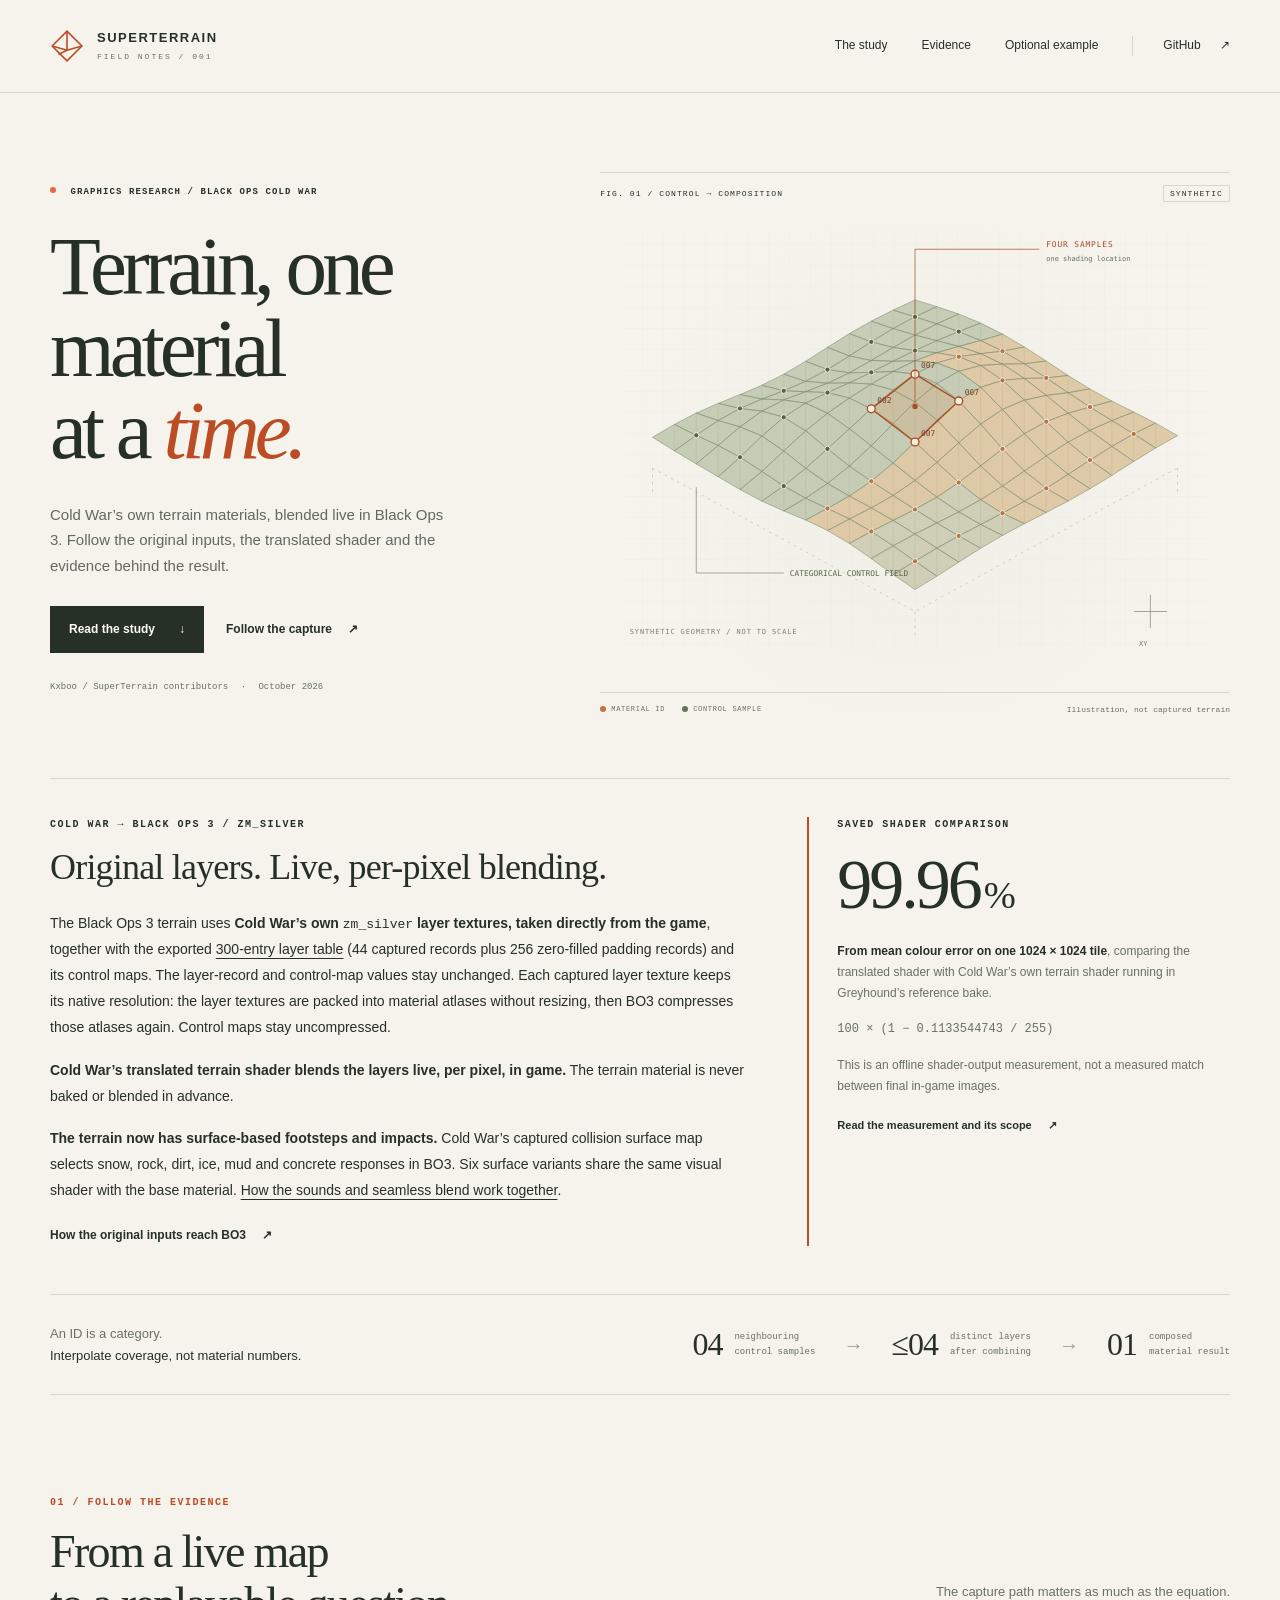
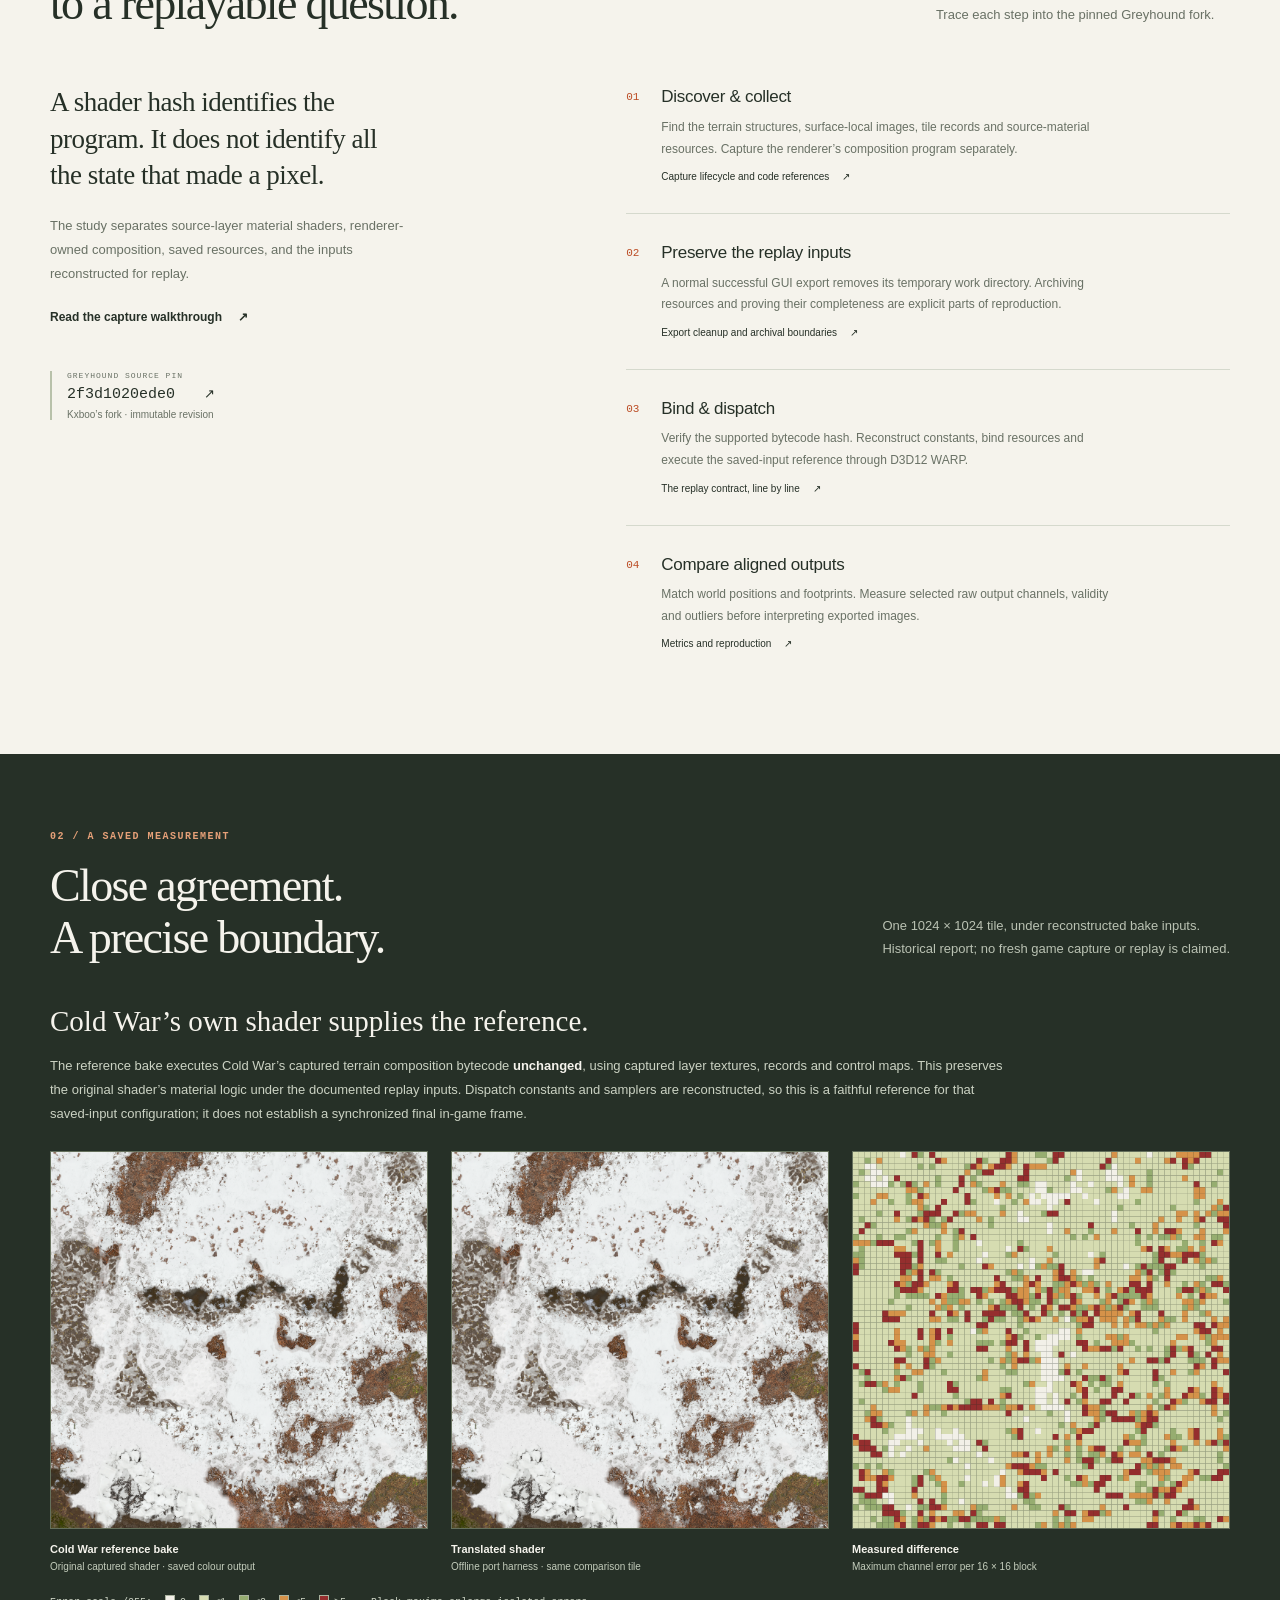
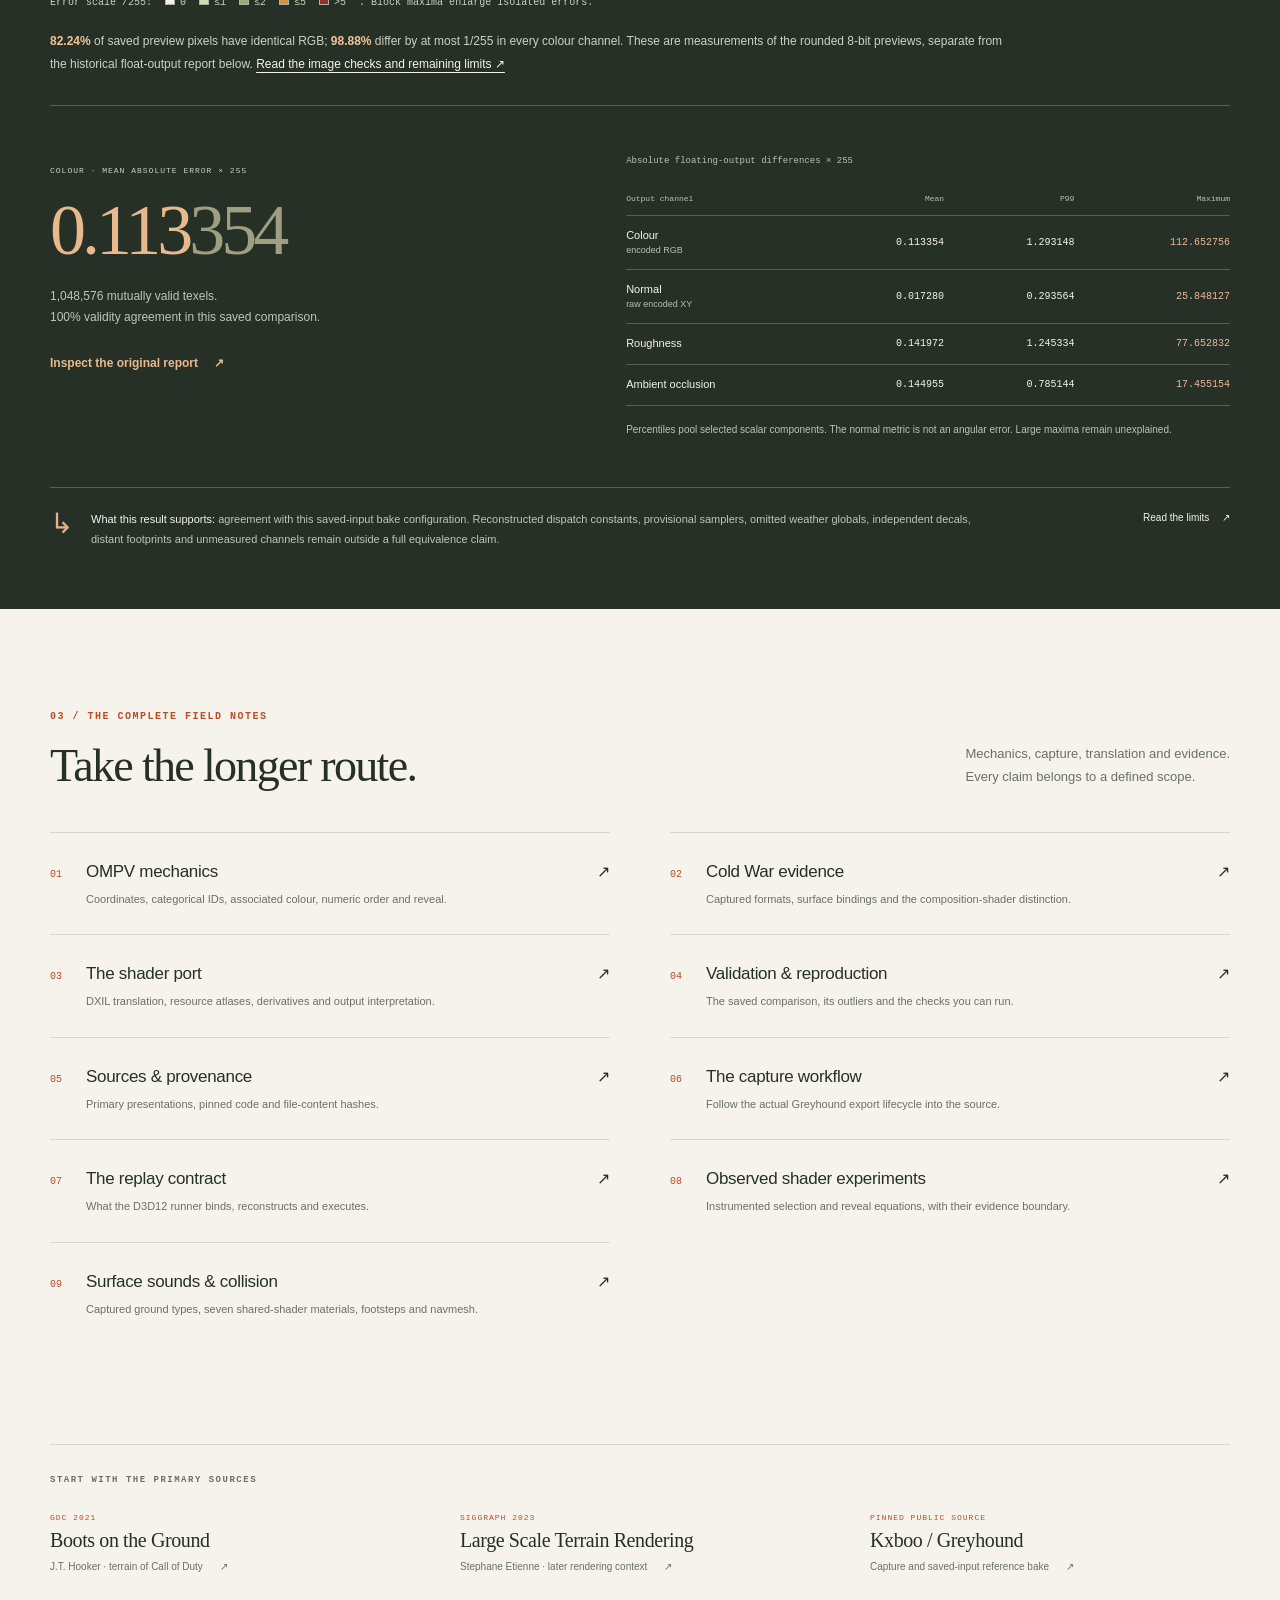
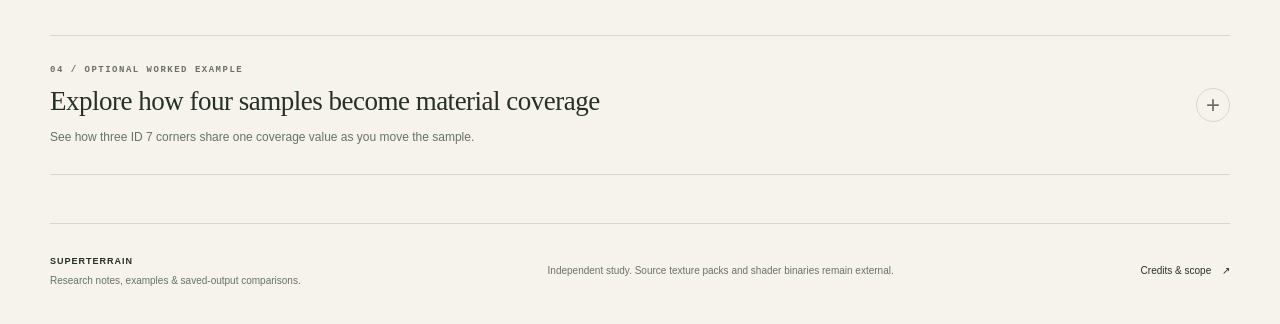
<file: site/index.html>
<!doctype html>
<html lang="en">
<head>
  <meta charset="utf-8">
  <meta name="viewport" content="width=device-width, initial-scale=1">
  <meta name="theme-color" content="#f5f3ec">
  <meta name="description" content="Cold War's zm_silver terrain materials, blended live per pixel in Black Ops 3 by a translated terrain shader. Study the original inputs, capture workflow and measured shader comparison.">
  <title>Cold War OMPV — SuperTerrain Field Notes</title>
  <link rel="icon" href="assets/mark.svg" type="image/svg+xml">
  <link rel="stylesheet" href="styles.css">
  <script type="module" src="app.mjs"></script>
</head>
<body>
  <a class="skip-link" href="#main">Skip to content</a>
  <header class="site-header">
    <a class="wordmark" href="./" aria-label="SuperTerrain Field Notes home"><svg viewBox="0 0 32 32" aria-hidden="true"><path d="M2 16 16 2l14 14-14 14Z"/><path d="m2 16 14 4 14-4M16 2v18l-8 4"/></svg><span>SUPERTERRAIN<small>FIELD NOTES / 001</small></span></a>
    <nav aria-label="Main navigation"><a href="#study">The study</a><a href="#evidence">Evidence</a><a href="#explorer">Optional example</a><a class="nav-repo" href="https://github.com/Kxboo/cold-war-ompv-study">GitHub <span aria-hidden="true">↗</span></a></nav>
  </header>

  <main id="main">
    <section class="hero wrap" aria-labelledby="hero-title">
      <div class="hero-copy">
        <p class="eyebrow"><span class="status-dot" aria-hidden="true"></span> GRAPHICS RESEARCH / BLACK OPS COLD WAR</p>
        <h1 id="hero-title">Terrain, one<br> material<br> at a <em>time.</em></h1>
        <p class="hero-deck">Cold War’s own terrain materials, blended live in Black Ops 3. Follow the original inputs, the translated shader and the evidence behind the result.</p>
        <div class="hero-actions"><a class="button primary" href="#study">Read the study <span aria-hidden="true">↓</span></a><a class="text-link" href="chapters/06-capture-workflow.html">Follow the capture <span aria-hidden="true">↗</span></a></div>
        <p class="hero-byline">Kxboo / SuperTerrain contributors <span>·</span> October 2026</p>
      </div>
      <figure class="hero-figure">
        <div class="figure-top"><span>FIG. 01 / CONTROL → COMPOSITION</span><span class="figure-pill">SYNTHETIC</span></div>
        <img src="assets/terrain-field.svg" alt="Original synthetic terrain diagram: a raised wireframe field with categorical control samples and a highlighted four-sample footprint." width="720" height="560">
        <figcaption><span class="figure-key"><i class="key-ochre"></i> MATERIAL ID</span><span class="figure-key"><i class="key-green"></i> CONTROL SAMPLE</span><span>Illustration, not captured terrain</span></figcaption>
      </figure>
    </section>

    <section class="port-overview wrap" id="bo3-port" aria-labelledby="port-title">
      <div class="port-overview-copy">
        <p class="eyebrow">COLD WAR → BLACK OPS 3 / ZM_SILVER</p>
        <h2 id="port-title">Original layers. Live, per-pixel blending.</h2>
        <p>The Black Ops 3 terrain uses <strong>Cold War’s own <code>zm_silver</code> layer textures, taken directly from the game</strong>, together with the exported <a href="chapters/03-shader-port.html#the-zm_silver-inputs">300-entry layer table</a> (44 captured records plus 256 zero-filled padding records) and its control maps. The layer-record and control-map values stay unchanged. Each captured layer texture keeps its native resolution: the layer textures are packed into material atlases without resizing, then BO3 compresses those atlases again. Control maps stay uncompressed.</p>
        <p><strong>Cold War’s translated terrain shader blends the layers live, per pixel, in game.</strong> The terrain material is never baked or blended in advance.</p>
        <p><strong>The terrain now has surface-based footsteps and impacts.</strong> Cold War’s captured collision surface map selects snow, rock, dirt, ice, mud and concrete responses in BO3. Six surface variants share the same visual shader with the base material. <a href="chapters/09-surface-sounds.html">How the sounds and seamless blend work together</a>.</p>
        <a class="text-link" href="chapters/03-shader-port.html#the-zm_silver-inputs">How the original inputs reach BO3 <span aria-hidden="true">↗</span></a>
      </div>
      <aside class="port-comparison" aria-label="Scope of the 99.96 percent result">
        <p class="eyebrow">SAVED SHADER COMPARISON</p>
        <strong class="port-comparison-number">99.96<span>%</span></strong>
        <p><strong>From mean colour error on one 1024 × 1024 tile</strong>, comparing the translated shader with Cold War’s own terrain shader running in Greyhound’s reference bake.</p>
        <p class="port-comparison-formula">100 × (1 − 0.1133544743 / 255)</p>
        <p>This is an offline shader-output measurement, not a measured match between final in-game images.</p>
        <a class="text-link" href="chapters/04-validation.html#what-9996-means">Read the measurement and its scope <span aria-hidden="true">↗</span></a>
      </aside>
    </section>

    <div class="thesis wrap">
      <p>An ID is a category.<br> <strong>Interpolate coverage, not material numbers.</strong></p>
      <div><b>04</b><span>neighbouring<br> control samples</span></div>
      <span class="thesis-arrow" aria-hidden="true">→</span>
      <div><b>≤04</b><span>distinct layers<br> after combining</span></div>
      <span class="thesis-arrow" aria-hidden="true">→</span>
      <div><b>01</b><span>composed<br> material result</span></div>
    </div>



    <section class="capture-section wrap section-space" id="evidence" aria-labelledby="capture-title">
      <div class="section-heading"><div><p class="eyebrow">01 / FOLLOW THE EVIDENCE</p><h2 id="capture-title">From a live map<br> to a replayable question.</h2></div><p>The capture path matters as much as the equation.<br> Trace each step into the pinned Greyhound fork.</p></div>
      <div class="capture-layout">
        <div class="capture-intro"><p class="large-copy">A shader hash identifies the program. It does not identify all the state that made a pixel.</p><p>The study separates source-layer material shaders, renderer-owned composition, saved resources, and the inputs reconstructed for replay.</p><a class="text-link" href="chapters/06-capture-workflow.html">Read the capture walkthrough <span aria-hidden="true">↗</span></a><div class="source-stamp"><span>GREYHOUND SOURCE PIN</span><a href="https://github.com/Kxboo/Greyhound/tree/2f3d1020ede04602759d5eb68405df519ec8221b">2f3d1020ede0 <span aria-hidden="true">↗</span></a><small>Kxboo’s fork · immutable revision</small></div></div>
        <ol class="capture-steps">
          <li><span class="capture-number">01</span><div><h3>Discover &amp; collect</h3><p>Find the terrain structures, surface-local images, tile records and source-material resources. Capture the renderer’s composition program separately.</p><a href="chapters/06-capture-workflow.html">Capture lifecycle and code references <span aria-hidden="true">↗</span></a></div></li>
          <li><span class="capture-number">02</span><div><h3>Preserve the replay inputs</h3><p>A normal successful GUI export removes its temporary work directory. Archiving resources and proving their completeness are explicit parts of reproduction.</p><a href="chapters/06-capture-workflow.html">Export cleanup and archival boundaries <span aria-hidden="true">↗</span></a></div></li>
          <li><span class="capture-number">03</span><div><h3>Bind &amp; dispatch</h3><p>Verify the supported bytecode hash. Reconstruct constants, bind resources and execute the saved-input reference through D3D12 WARP.</p><a href="chapters/07-replay-contract.html">The replay contract, line by line <span aria-hidden="true">↗</span></a></div></li>
          <li><span class="capture-number">04</span><div><h3>Compare aligned outputs</h3><p>Match world positions and footprints. Measure selected raw output channels, validity and outliers before interpreting exported images.</p><a href="chapters/04-validation.html">Metrics and reproduction <span aria-hidden="true">↗</span></a></div></li>
        </ol>
      </div>
    </section>

    <section class="measurement-section section-space" aria-labelledby="measurement-title">
      <div class="wrap"><div class="section-heading"><div><p class="eyebrow">02 / A SAVED MEASUREMENT</p><h2 id="measurement-title">Close agreement.<br> A precise boundary.</h2></div><p>One 1024 × 1024 tile, under reconstructed bake inputs.<br> Historical report; no fresh game capture or replay is claimed.</p></div>
        <div class="capture-comparison" id="comparison">
          <h3>Cold War’s own shader supplies the reference.</h3>
          <p class="comparison-intro">The reference bake executes Cold War’s captured terrain composition bytecode <strong>unchanged</strong>, using captured layer textures, records and control maps. This preserves the original shader’s material logic under the documented replay inputs. Dispatch constants and samplers are reconstructed, so this is a faithful reference for that saved-input configuration; it does not establish a synchronized final in-game frame.</p>
          <div class="comparison-grid">
            <figure><a href="assets/reference-bake-colour.png"><img src="assets/reference-bake-colour.png" alt="Saved reference-bake colour output from Cold War’s original terrain composition shader." width="1024" height="1024" loading="lazy"></a><figcaption><strong>Cold War reference bake</strong><span>Original captured shader · saved colour output</span></figcaption></figure>
            <figure><a href="assets/translated-shader-colour.png"><img src="assets/translated-shader-colour.png" alt="Saved colour output from the translated terrain shader over the same comparison tile." width="1024" height="1024" loading="lazy"></a><figcaption><strong>Translated shader</strong><span>Offline port harness · same comparison tile</span></figcaption></figure>
            <figure><a href="assets/saved-colour-error.svg"><img src="assets/saved-colour-error.svg" alt="Largest RGB error in each 16 by 16 block, with isolated outliers enlarged by block maxima." width="1024" height="1024" loading="lazy"></a><figcaption><strong>Measured difference</strong><span>Maximum channel error per 16 × 16 block</span></figcaption></figure>
          </div>
          <p class="comparison-legend">Error scale /255: <span><i style="background:#f2f0e8"></i>0</span><span><i style="background:#d6dcb1"></i>≤1</span><span><i style="background:#96ad70"></i>≤2</span><span><i style="background:#d59249"></i>≤5</span><span><i style="background:#952e2e"></i>&gt;5</span>. Block maxima enlarge isolated errors.</p>
          <p class="comparison-summary"><strong>82.24%</strong> of saved preview pixels have identical RGB; <strong>98.88%</strong> differ by at most 1/255 in every colour channel. These are measurements of the rounded 8-bit previews, separate from the historical float-output report below. <a href="chapters/04-validation.html#saved-colour-previews">Read the image checks and remaining limits ↗</a></p>
        </div>
      <div class="measurement-layout"><div class="measurement-lead"><span class="metric-label">COLOUR · MEAN ABSOLUTE ERROR × 255</span><strong>0.113<span>354</span></strong><p>1,048,576 mutually valid texels.<br> 100% validity agreement in this saved comparison.</p><a class="text-link" href="data/shader-validation.json">Inspect the original report <span aria-hidden="true">↗</span></a></div><div class="metric-table-wrap"><table class="metric-table"><caption>Absolute floating-output differences × 255</caption><thead><tr><th>Output channel</th><th>Mean</th><th>P99</th><th>Maximum</th></tr></thead><tbody><tr><th>Colour <small>encoded RGB</small></th><td>0.113354</td><td>1.293148</td><td>112.652756</td></tr><tr><th>Normal <small>raw encoded XY</small></th><td>0.017280</td><td>0.293564</td><td>25.848127</td></tr><tr><th>Roughness</th><td>0.141972</td><td>1.245334</td><td>77.652832</td></tr><tr><th>Ambient occlusion</th><td>0.144955</td><td>0.785144</td><td>17.455154</td></tr></tbody></table><p>Percentiles pool selected scalar components. The normal metric is not an angular error. Large maxima remain unexplained.</p></div></div>
        <div class="boundary-note"><span class="boundary-icon" aria-hidden="true">↳</span><p><strong>What this result supports:</strong> agreement with this saved-input bake configuration. Reconstructed dispatch constants, provisional samplers, omitted weather globals, independent decals, distant footprints and unmeasured channels remain outside a full equivalence claim.</p><a href="chapters/04-validation.html">Read the limits <span aria-hidden="true">↗</span></a></div>
      </div>
    </section>

    <section class="study-section wrap section-space" id="study" aria-labelledby="study-title">
      <div class="section-heading"><div><p class="eyebrow">03 / THE COMPLETE FIELD NOTES</p><h2 id="study-title">Take the longer route.</h2></div><p>Mechanics, capture, translation and evidence.<br> Every claim belongs to a defined scope.</p></div>
      <div class="chapter-index">
        <a href="chapters/01-ompv-mechanics.html"><span>01</span><div><h3>OMPV mechanics</h3><p>Coordinates, categorical IDs, associated colour, numeric order and reveal.</p></div><b aria-hidden="true">↗</b></a>
        <a href="chapters/02-cold-war-evidence.html"><span>02</span><div><h3>Cold War evidence</h3><p>Captured formats, surface bindings and the composition-shader distinction.</p></div><b aria-hidden="true">↗</b></a>
        <a href="chapters/03-shader-port.html"><span>03</span><div><h3>The shader port</h3><p>DXIL translation, resource atlases, derivatives and output interpretation.</p></div><b aria-hidden="true">↗</b></a>
        <a href="chapters/04-validation.html"><span>04</span><div><h3>Validation &amp; reproduction</h3><p>The saved comparison, its outliers and the checks you can run.</p></div><b aria-hidden="true">↗</b></a>
        <a href="chapters/05-sources.html"><span>05</span><div><h3>Sources &amp; provenance</h3><p>Primary presentations, pinned code and file-content hashes.</p></div><b aria-hidden="true">↗</b></a>
        <a href="chapters/06-capture-workflow.html"><span>06</span><div><h3>The capture workflow</h3><p>Follow the actual Greyhound export lifecycle into the source.</p></div><b aria-hidden="true">↗</b></a>
        <a href="chapters/07-replay-contract.html"><span>07</span><div><h3>The replay contract</h3><p>What the D3D12 runner binds, reconstructs and executes.</p></div><b aria-hidden="true">↗</b></a>
        <a href="chapters/08-shader-experiments.html"><span>08</span><div><h3>Observed shader experiments</h3><p>Instrumented selection and reveal equations, with their evidence boundary.</p></div><b aria-hidden="true">↗</b></a>
        <a href="chapters/09-surface-sounds.html"><span>09</span><div><h3>Surface sounds &amp; collision</h3><p>Captured ground types, seven shared-shader materials, footsteps and navmesh.</p></div><b aria-hidden="true">↗</b></a>
      </div>
    </section>

    <section class="sources-band wrap" aria-labelledby="sources-title"><p class="eyebrow" id="sources-title">START WITH THE PRIMARY SOURCES</p><div><a href="https://research.activision.com/publications/2021/09/boots-on-the-ground--the-terrain-of-call-of-duty"><span>GDC 2021</span><strong>Boots on the Ground</strong><small>J.T. Hooker · terrain of Call of Duty <b aria-hidden="true">↗</b></small></a><a href="https://advances.realtimerendering.com/s2023/index.html"><span>SIGGRAPH 2023</span><strong>Large Scale Terrain Rendering</strong><small>Stephane Etienne · later rendering context <b aria-hidden="true">↗</b></small></a><a href="https://github.com/Kxboo/Greyhound/tree/2f3d1020ede04602759d5eb68405df519ec8221b"><span>PINNED PUBLIC SOURCE</span><strong>Kxboo / Greyhound</strong><small>Capture and saved-input reference bake <b aria-hidden="true">↗</b></small></a></div></section>
    <details class="explorer-disclosure" id="explorer">
      <summary class="explorer-summary wrap">
        <span class="explorer-summary-copy"><span class="eyebrow">04 / OPTIONAL WORKED EXAMPLE</span><span class="explorer-summary-title">Explore how four samples become material coverage</span><span class="explorer-summary-purpose">See how three ID 7 corners share one coverage value as you move the sample.</span></span>
        <span class="explorer-indicator" aria-hidden="true">+</span>
      </summary>
    <section class="explorer-section" aria-labelledby="explorer-title">
      <div class="wrap">
        <div class="section-heading"><div><p class="eyebrow">SYNTHETIC WORKED EXAMPLE</p><h2 id="explorer-title">How repeated IDs combine.</h2></div><p>Start with <strong>Repeated IDs</strong>, then move <strong>U</strong> or <strong>V</strong>. Watch the three ID 7 samples combine into one material’s coverage.</p></div>
        <noscript><p class="notice">JavaScript is needed for the explorer. The <a href="chapters/01-ompv-mechanics.html">mechanics chapter</a> and <a href="https://github.com/Kxboo/cold-war-ompv-study/blob/main/examples/ompv_reference.py">Python reference</a> explain the same teaching model.</p></noscript>
        <div class="explorer-toolbar">
          <div class="preset-group" role="group" aria-label="Example presets"><span>START WITH</span><button type="button" data-preset="duplicates" aria-pressed="true">Repeated IDs</button><button type="button" data-preset="four" aria-pressed="false">Four layers</button><button type="button" data-preset="controls" aria-pressed="false">Colour association</button><button type="button" data-preset="edge" aria-pressed="false">ID 255 + edges</button></div>
          <button class="reset-button" type="button" id="reset">Reset <span aria-hidden="true">↺</span></button>
        </div>
        <div class="explorer-shell">
          <div class="input-panel">
            <div class="panel-heading"><span class="step-number">1</span><h3>Define the control map</h3></div>
            <p class="panel-description">One byte ID per texel. Every integer from 0 to 255 is valid.</p>
            <div class="corner-editors" id="corner-editors"></div>
            <fieldset class="tint-editor"><legend>RGB control <span id="selected-corner-label">/ top-left</span></legend><p>Linear values, attached to this corner’s ID.</p><div id="tint-sliders"></div></fieldset>
            <div class="model-selector"><label for="reveal-mode">Reveal model</label><select id="reveal-mode"><option value="teaching">Teaching rule</option><option value="observed">Observed reveal equation</option></select><p id="mode-scope">An illustrative rule inspired by the public presentation. Not the recovered Cold War shader.</p></div>
          </div>

          <div class="sample-panel">
            <div class="panel-heading"><span class="step-number">2</span><h3>Choose a shading location</h3></div>
            <div class="sample-board" id="sample-board" role="group" aria-label="Synthetic two by two control map. Click or drag to set the sample position; use the U and V sliders below for keyboard input.">
              <div class="sample-cells" id="sample-cells" aria-hidden="true"></div>
              <svg class="sample-overlay" viewBox="0 0 400 400" aria-hidden="true"><path class="centre-lines" d="M100 0V400M300 0V400M0 100H400M0 300H400"/><path id="sample-connections"/><g id="sample-centres"></g><g id="sample-cursor"><circle r="12"/><path d="M-20 0H-6M6 0H20M0-20V-6M0 6V20"/></g></svg>
              <span class="board-axis x">U →</span><span class="board-axis y">V ↓</span>
              <span class="board-instruction">DRAG THE CROSSHAIR</span>
            </div>
            <div class="uv-controls"><label for="u">U <output id="u-value">0.375</output><input id="u" type="range" min="0" max="1" step="0.001" value="0.375"></label><label for="v">V <output id="v-value">0.625</output><input id="v" type="range" min="0" max="1" step="0.001" value="0.625"></label></div>
            <p class="coordinate-note" id="coordinate-note"></p>
            <table class="gather-table"><caption>Four integer loads, before combination</caption><thead><tr><th>Tap</th><th>Texel</th><th>ID</th><th>Weight</th></tr></thead><tbody id="gather-rows"></tbody></table>
          </div>

          <div class="result-panel">
            <div class="panel-heading"><span class="step-number">3</span><h3>Combine, order, reveal</h3></div>
            <p class="panel-description"><span id="unique-count">2</span> participating layers. Numeric ID order; the minimum ID is the opaque base.</p>
            <div class="layer-stack" id="layer-stack"></div>
            <div class="composite-output"><div class="output-swatch" id="output-swatch" role="img" aria-label="Synthetic composed colour"></div><div><span class="eyebrow">COMPOSED COLOUR</span><strong id="output-rgb"></strong><small>Linear RGB · displayed as sRGB</small></div></div>
            <p class="output-note">Flat synthetic material colours × associated RGB controls. This preview contains no game textures.</p>
          </div>
        </div>
        <div class="trace-strip"><span><i class="trace-dot"></i> <b id="coverage-sum">1.0000</b> total coverage</span><span><b id="evaluation-count">2</b> distinct material evaluations</span><span>IDs stay categorical. Coverage and final blend weight are different.</span></div>
        <details class="math-details"><summary><span>Read the calculation</span><span class="summary-label">WEIGHTS / CONTROLS / REVEAL <span aria-hidden="true">+</span></span></summary><div class="math-content"><div><h3>Gather at texel centres</h3><pre>p = uv × size − 0.5
f = p − floor(p)
w = [(1−x)(1−y), x(1−y), (1−x)y, xy]</pre><p>Tap order is TL, TR, BL, BR. Each coordinate clamps at the map edge; repeated edge loads still combine.</p></div><div><h3>Keep colour with its material</h3><pre>Aₘ = Σ wᵢ where IDᵢ = m
Cₘ = Σ wᵢ × controlᵢ where IDᵢ = m
meanₘ = Cₘ / Aₘ</pre><p>The coloured controls never mix across IDs before material evaluation. The trace reports both the weighted sum and the mean.</p></div><div><h3 id="equation-title">Teaching reveal rule</h3><pre id="equation-code">α = clamp(2 × coverage − 1 + reveal)
result = (1−α) × previous + α × layer</pre><p id="equation-note">The first participating layer is opaque. Later layers can occlude earlier ones, so final weights differ from bilinear coverage.</p></div></div><div class="trace-data" id="trace-data"></div></details>
        <p class="explorer-footnote">The browser teaching model is checked against the <a href="https://github.com/Kxboo/cold-war-ompv-study/blob/main/examples/ompv_reference.py">Python reference</a>. The <a href="chapters/08-shader-experiments.html">observed reveal equation</a> is a separately scoped experiment. Neither mode reproduces the complete renderer.</p>
      </div>
    </section>
    </details>
  </main>

  <footer class="site-footer wrap"><div><strong>SUPERTERRAIN</strong><span>Research notes, examples &amp; saved-output comparisons.</span></div><p>Independent study. Source texture packs and shader binaries remain external.</p><a href="https://github.com/Kxboo/cold-war-ompv-study/blob/main/NOTICE.md">Credits &amp; scope <span aria-hidden="true">↗</span></a></footer>
  <div class="sr-only" aria-live="polite" aria-atomic="true" id="explorer-status"></div>
</body>
</html>
</file>
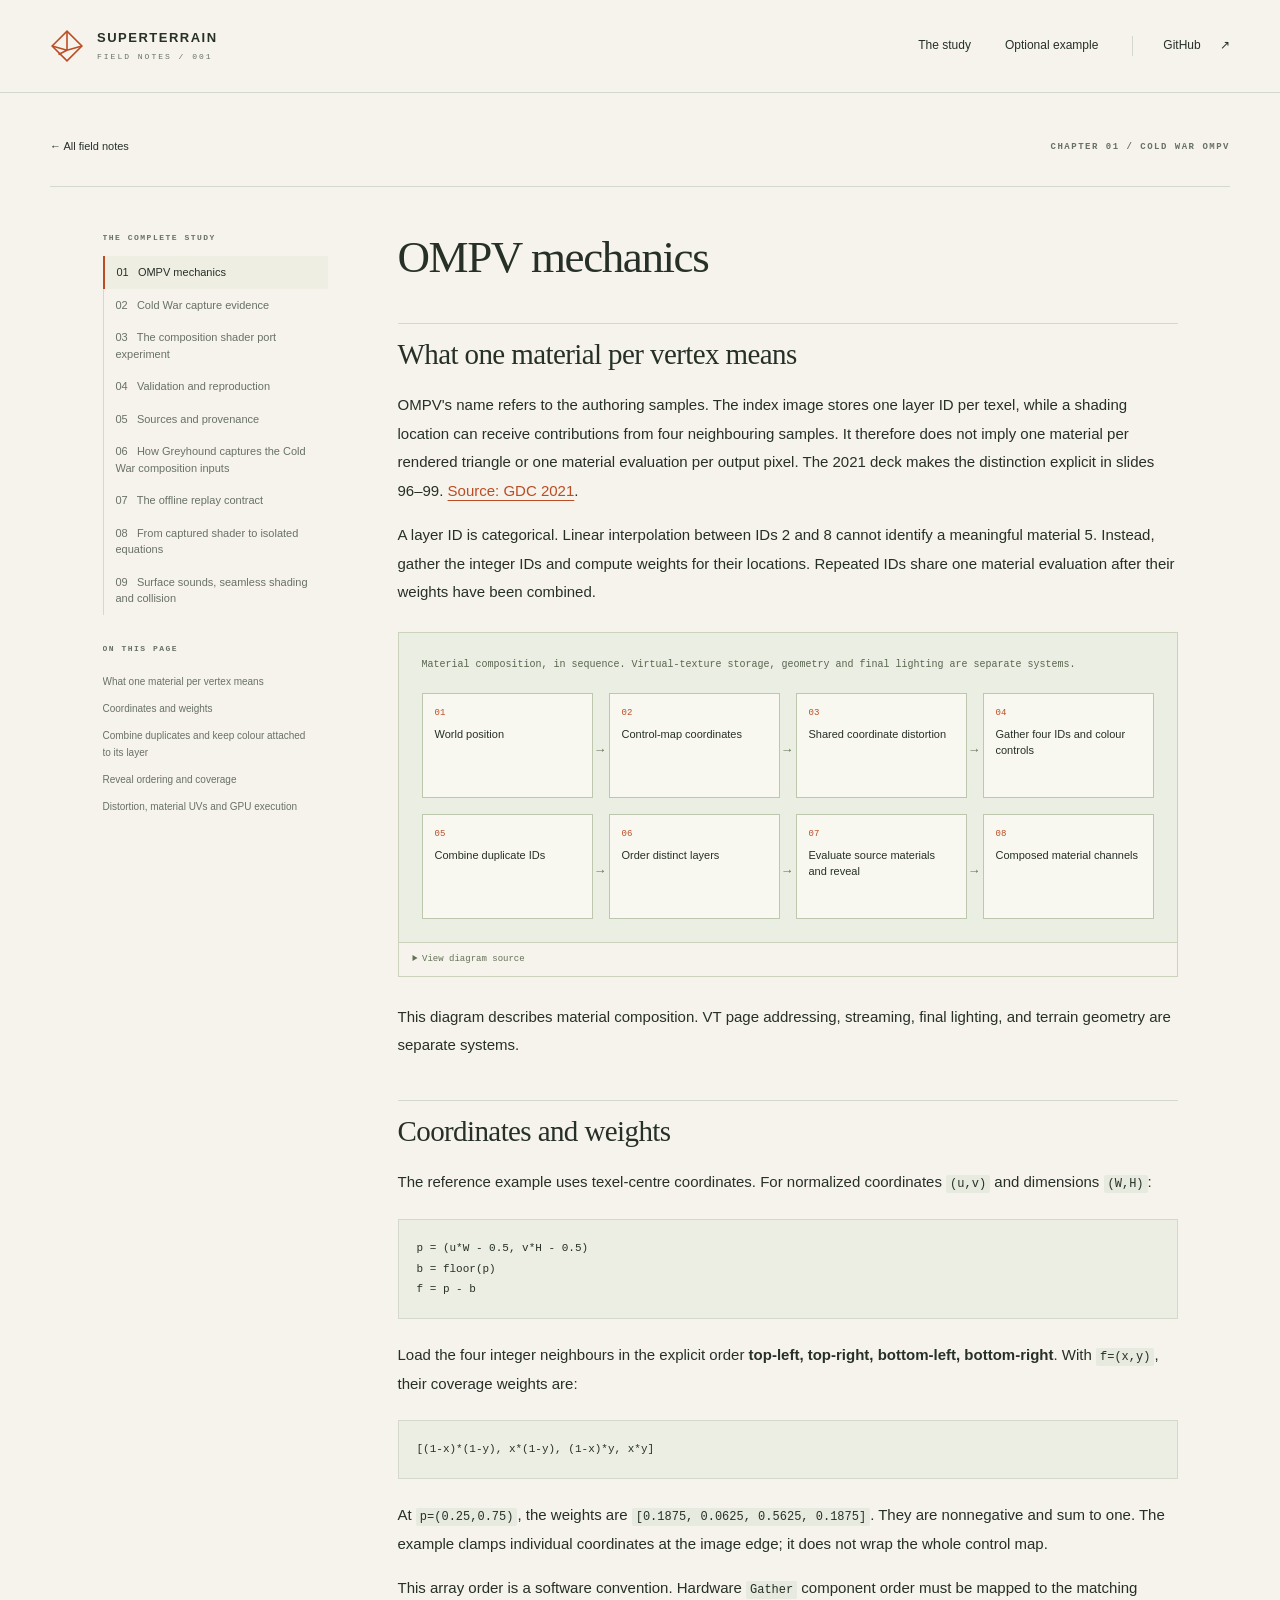
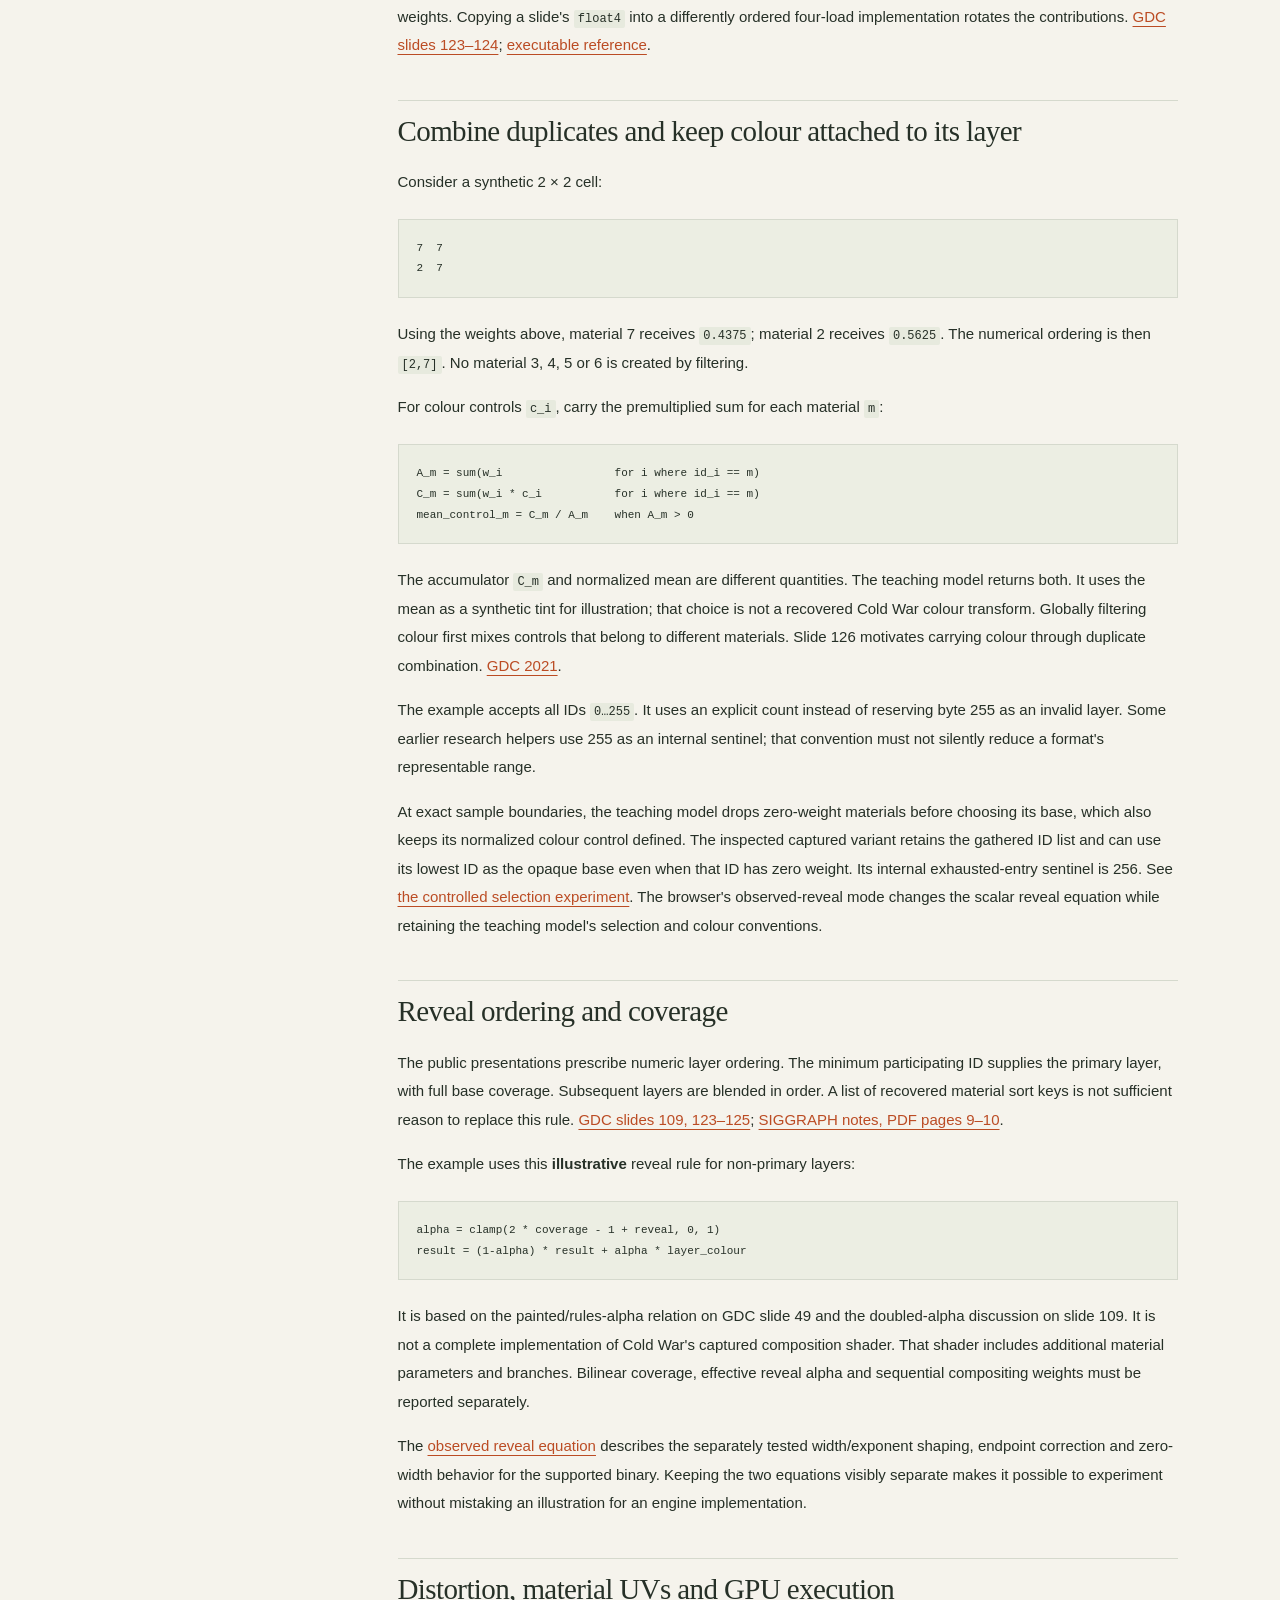
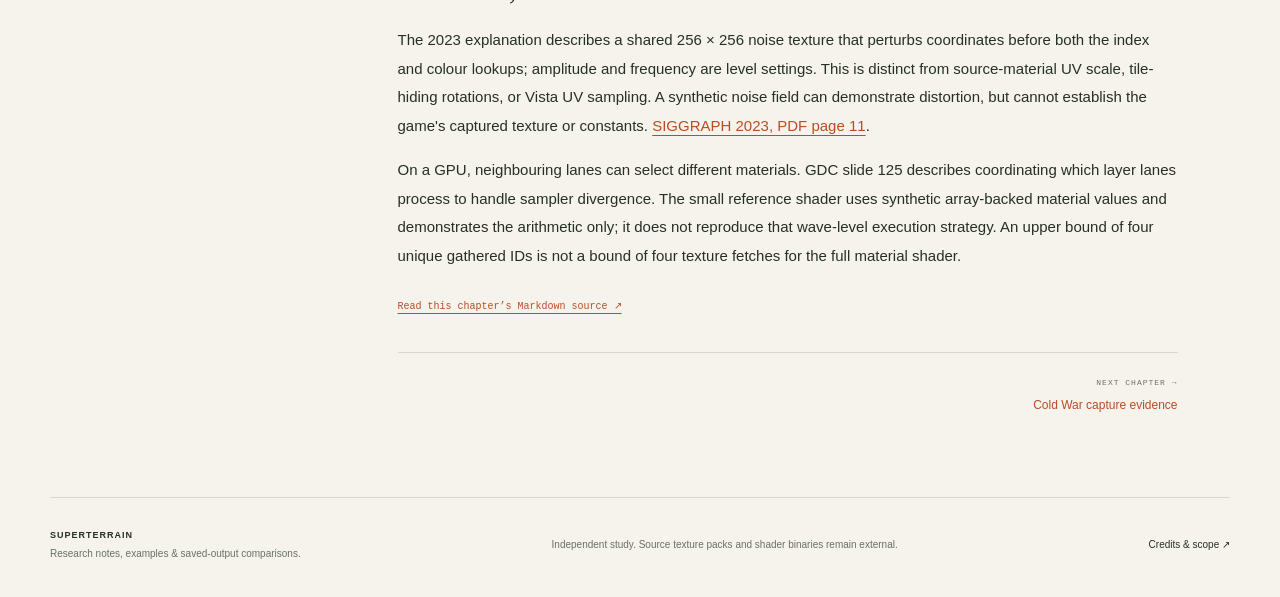
<file: site/chapters/01-ompv-mechanics.html>
<!doctype html>
<html lang="en"><head><meta charset="utf-8"><meta name="viewport" content="width=device-width, initial-scale=1"><meta name="theme-color" content="#f5f3ec"><meta name="description" content="OMPV mechanics — the Cold War OMPV research study, with source references and explicit evidence boundaries."><title>OMPV mechanics — Cold War OMPV</title><link rel="icon" href="../assets/mark.svg" type="image/svg+xml"><link rel="stylesheet" href="../styles.css"></head>
<body><a class="skip-link" href="#article">Skip to content</a>
<header class="site-header"><a class="wordmark" href="../" aria-label="SuperTerrain Field Notes home"><svg viewBox="0 0 32 32" aria-hidden="true"><path d="M2 16 16 2l14 14-14 14Z"/><path d="m2 16 14 4 14-4M16 2v18l-8 4"/></svg><span>SUPERTERRAIN<small>FIELD NOTES / 001</small></span></a><nav aria-label="Main navigation"><a href="../#study">The study</a><a href="../#explorer">Optional example</a><a class="nav-repo" href="https://github.com/Kxboo/cold-war-ompv-study">GitHub <span aria-hidden="true">↗</span></a></nav></header>
<div class="reader-header wrap"><a href="../#study">← All field notes</a><p class="eyebrow">CHAPTER 01 / COLD WAR OMPV</p></div>
<main class="reader-layout wrap"><aside class="reader-sidebar" aria-label="Study navigation"><p class="eyebrow">THE COMPLETE STUDY</p><nav aria-label="Chapters"><a href="01-ompv-mechanics.html" aria-current="page">01 &nbsp; OMPV mechanics</a><a href="02-cold-war-evidence.html">02 &nbsp; Cold War capture evidence</a><a href="03-shader-port.html">03 &nbsp; The composition shader port experiment</a><a href="04-validation.html">04 &nbsp; Validation and reproduction</a><a href="05-sources.html">05 &nbsp; Sources and provenance</a><a href="06-capture-workflow.html">06 &nbsp; How Greyhound captures the Cold War composition inputs</a><a href="07-replay-contract.html">07 &nbsp; The offline replay contract</a><a href="08-shader-experiments.html">08 &nbsp; From captured shader to isolated equations</a><a href="09-surface-sounds.html">09 &nbsp; Surface sounds, seamless shading and collision</a></nav><div class="toc"><p class="eyebrow">ON THIS PAGE</p><nav aria-label="On this page"><a href="#what-one-material-per-vertex-means">What one material per vertex means</a><a href="#coordinates-and-weights">Coordinates and weights</a><a href="#combine-duplicates-and-keep-colour-attached-to-its-layer">Combine duplicates and keep colour attached to its layer</a><a href="#reveal-ordering-and-coverage">Reveal ordering and coverage</a><a href="#distortion-material-uvs-and-gpu-execution">Distortion, material UVs and GPU execution</a></nav></div><details class="reader-mobile-nav"><summary>Chapters &amp; this page</summary><nav aria-label="Mobile chapters"><a href="01-ompv-mechanics.html" aria-current="page">01 &nbsp; OMPV mechanics</a><a href="02-cold-war-evidence.html">02 &nbsp; Cold War capture evidence</a><a href="03-shader-port.html">03 &nbsp; The composition shader port experiment</a><a href="04-validation.html">04 &nbsp; Validation and reproduction</a><a href="05-sources.html">05 &nbsp; Sources and provenance</a><a href="06-capture-workflow.html">06 &nbsp; How Greyhound captures the Cold War composition inputs</a><a href="07-replay-contract.html">07 &nbsp; The offline replay contract</a><a href="08-shader-experiments.html">08 &nbsp; From captured shader to isolated equations</a><a href="09-surface-sounds.html">09 &nbsp; Surface sounds, seamless shading and collision</a></nav><div class="toc"><nav aria-label="Mobile page contents"><a href="#what-one-material-per-vertex-means">What one material per vertex means</a><a href="#coordinates-and-weights">Coordinates and weights</a><a href="#combine-duplicates-and-keep-colour-attached-to-its-layer">Combine duplicates and keep colour attached to its layer</a><a href="#reveal-ordering-and-coverage">Reveal ordering and coverage</a><a href="#distortion-material-uvs-and-gpu-execution">Distortion, material UVs and GPU execution</a></nav></div></details></aside>
<article id="article" class="article-body"><h1 id="ompv-mechanics">OMPV mechanics</h1>
<h2 id="what-one-material-per-vertex-means">What one material per vertex means</h2>
<p>OMPV&#x27;s name refers to the authoring samples. The index image stores one layer ID per texel, while a shading location can receive contributions from four neighbouring samples. It therefore does not imply one material per rendered triangle or one material evaluation per output pixel. The 2021 deck makes the distinction explicit in slides 96–99. <a href="05-sources.html#primary-presentations">Source: GDC 2021</a>.</p>
<p>A layer ID is categorical. Linear interpolation between IDs 2 and 8 cannot identify a meaningful material 5. Instead, gather the integer IDs and compute weights for their locations. Repeated IDs share one material evaluation after their weights have been combined.</p>
<figure class="flow-diagram"><figcaption>Material composition, in sequence. Virtual-texture storage, geometry and final lighting are separate systems.</figcaption><ol class="flow-linear"><li><span class="flow-number">01</span><span>World position</span></li><li><span class="flow-number">02</span><span>Control-map coordinates</span></li><li><span class="flow-number">03</span><span>Shared coordinate distortion</span></li><li><span class="flow-number">04</span><span>Gather four IDs and colour controls</span></li><li><span class="flow-number">05</span><span>Combine duplicate IDs</span></li><li><span class="flow-number">06</span><span>Order distinct layers</span></li><li><span class="flow-number">07</span><span>Evaluate source materials and reveal</span></li><li><span class="flow-number">08</span><span>Composed material channels</span></li></ol></figure><details class="flow-source"><summary>View diagram source</summary><pre><code>flowchart LR
    A[World position] --&gt; B[Control-map coordinates]
    B --&gt; C[Shared coordinate distortion]
    C --&gt; D[Gather four IDs and colour controls]
    D --&gt; E[Combine duplicate IDs]
    E --&gt; F[Order distinct layers]
    F --&gt; G[Evaluate source materials and reveal]
    G --&gt; H[Composed material channels]</code></pre></details>
<p>This diagram describes material composition. VT page addressing, streaming, final lighting, and terrain geometry are separate systems.</p>
<h2 id="coordinates-and-weights">Coordinates and weights</h2>
<p>The reference example uses texel-centre coordinates. For normalized coordinates <code>(u,v)</code> and dimensions <code>(W,H)</code>:</p>
<pre class="code-block"><code>p = (u*W - 0.5, v*H - 0.5)
b = floor(p)
f = p - b</code></pre>
<p>Load the four integer neighbours in the explicit order <strong>top-left, top-right, bottom-left, bottom-right</strong>. With <code>f=(x,y)</code>, their coverage weights are:</p>
<pre class="code-block"><code>[(1-x)*(1-y), x*(1-y), (1-x)*y, x*y]</code></pre>
<p>At <code>p=(0.25,0.75)</code>, the weights are <code>[0.1875, 0.0625, 0.5625, 0.1875]</code>. They are nonnegative and sum to one. The example clamps individual coordinates at the image edge; it does not wrap the whole control map.</p>
<p>This array order is a software convention. Hardware <code>Gather</code> component order must be mapped to the matching weights. Copying a slide&#x27;s <code>float4</code> into a differently ordered four-load implementation rotates the contributions. <a href="05-sources.html#primary-presentations">GDC slides 123–124</a>; <a href="https://github.com/Kxboo/cold-war-ompv-study/blob/main/examples/ompv_reference.py">executable reference</a>.</p>
<h2 id="combine-duplicates-and-keep-colour-attached-to-its-layer">Combine duplicates and keep colour attached to its layer</h2>
<p>Consider a synthetic 2 × 2 cell:</p>
<pre class="code-block"><code>7  7
2  7</code></pre>
<p>Using the weights above, material 7 receives <code>0.4375</code>; material 2 receives <code>0.5625</code>. The numerical ordering is then <code>[2,7]</code>. No material 3, 4, 5 or 6 is created by filtering.</p>
<p>For colour controls <code>c_i</code>, carry the premultiplied sum for each material <code>m</code>:</p>
<pre class="code-block"><code>A_m = sum(w_i                 for i where id_i == m)
C_m = sum(w_i * c_i           for i where id_i == m)
mean_control_m = C_m / A_m    when A_m &gt; 0</code></pre>
<p>The accumulator <code>C_m</code> and normalized mean are different quantities. The teaching model returns both. It uses the mean as a synthetic tint for illustration; that choice is not a recovered Cold War colour transform. Globally filtering colour first mixes controls that belong to different materials. Slide 126 motivates carrying colour through duplicate combination. <a href="05-sources.html#primary-presentations">GDC 2021</a>.</p>
<p>The example accepts all IDs <code>0…255</code>. It uses an explicit count instead of reserving byte 255 as an invalid layer. Some earlier research helpers use 255 as an internal sentinel; that convention must not silently reduce a format&#x27;s representable range.</p>
<p>At exact sample boundaries, the teaching model drops zero-weight materials before choosing its base, which also keeps its normalized colour control defined. The inspected captured variant retains the gathered ID list and can use its lowest ID as the opaque base even when that ID has zero weight. Its internal exhausted-entry sentinel is 256. See <a href="08-shader-experiments.html#isolating-selection-and-duplicate-combination">the controlled selection experiment</a>. The browser&#x27;s observed-reveal mode changes the scalar reveal equation while retaining the teaching model&#x27;s selection and colour conventions.</p>
<h2 id="reveal-ordering-and-coverage">Reveal ordering and coverage</h2>
<p>The public presentations prescribe numeric layer ordering. The minimum participating ID supplies the primary layer, with full base coverage. Subsequent layers are blended in order. A list of recovered material sort keys is not sufficient reason to replace this rule. <a href="05-sources.html#primary-presentations">GDC slides 109, 123–125</a>; <a href="05-sources.html#primary-presentations">SIGGRAPH notes, PDF pages 9–10</a>.</p>
<p>The example uses this <strong>illustrative</strong> reveal rule for non-primary layers:</p>
<pre class="code-block"><code>alpha = clamp(2 * coverage - 1 + reveal, 0, 1)
result = (1-alpha) * result + alpha * layer_colour</code></pre>
<p>It is based on the painted/rules-alpha relation on GDC slide 49 and the doubled-alpha discussion on slide 109. It is not a complete implementation of Cold War&#x27;s captured composition shader. That shader includes additional material parameters and branches. Bilinear coverage, effective reveal alpha and sequential compositing weights must be reported separately.</p>
<p>The <a href="08-shader-experiments.html#the-observed-reveal-equation">observed reveal equation</a> describes the separately tested width/exponent shaping, endpoint correction and zero-width behavior for the supported binary. Keeping the two equations visibly separate makes it possible to experiment without mistaking an illustration for an engine implementation.</p>
<h2 id="distortion-material-uvs-and-gpu-execution">Distortion, material UVs and GPU execution</h2>
<p>The 2023 explanation describes a shared 256 × 256 noise texture that perturbs coordinates before both the index and colour lookups; amplitude and frequency are level settings. This is distinct from source-material UV scale, tile-hiding rotations, or Vista UV sampling. A synthetic noise field can demonstrate distortion, but cannot establish the game&#x27;s captured texture or constants. <a href="05-sources.html#primary-presentations">SIGGRAPH 2023, PDF page 11</a>.</p>
<p>On a GPU, neighbouring lanes can select different materials. GDC slide 125 describes coordinating which layer lanes process to handle sampler divergence. The small reference shader uses synthetic array-backed material values and demonstrates the arithmetic only; it does not reproduce that wave-level execution strategy. An upper bound of four unique gathered IDs is not a bound of four texture fetches for the full material shader.</p><a class="source-link" href="https://github.com/Kxboo/cold-war-ompv-study/blob/main/docs/01-ompv-mechanics.md">Read this chapter’s Markdown source ↗</a><nav class="chapter-pager" aria-label="Adjacent chapters"><a href="02-cold-war-evidence.html"><span>NEXT CHAPTER →</span>Cold War capture evidence</a></nav></article></main>
<footer class="site-footer wrap"><div><strong>SUPERTERRAIN</strong><span>Research notes, examples &amp; saved-output comparisons.</span></div><p>Independent study. Source texture packs and shader binaries remain external.</p><a href="https://github.com/Kxboo/cold-war-ompv-study/blob/main/NOTICE.md">Credits &amp; scope ↗</a></footer></body></html>
</file>
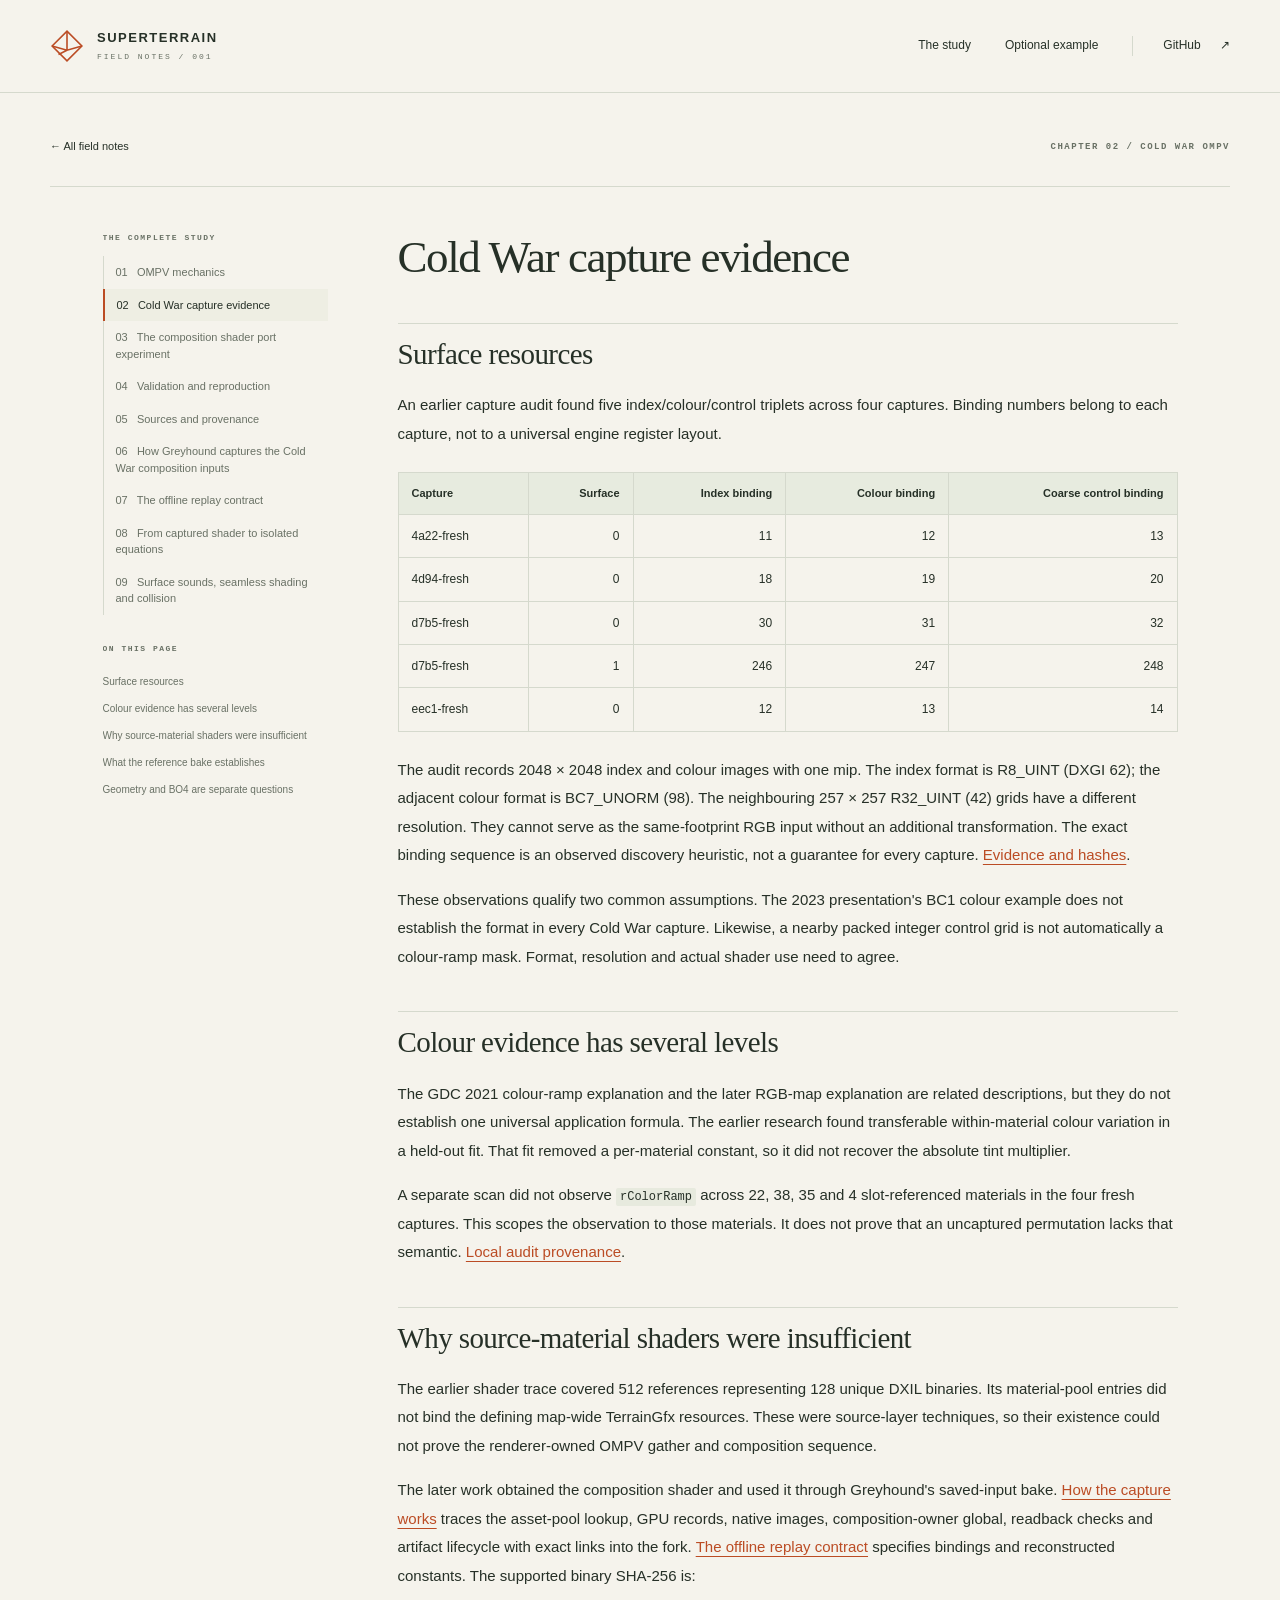
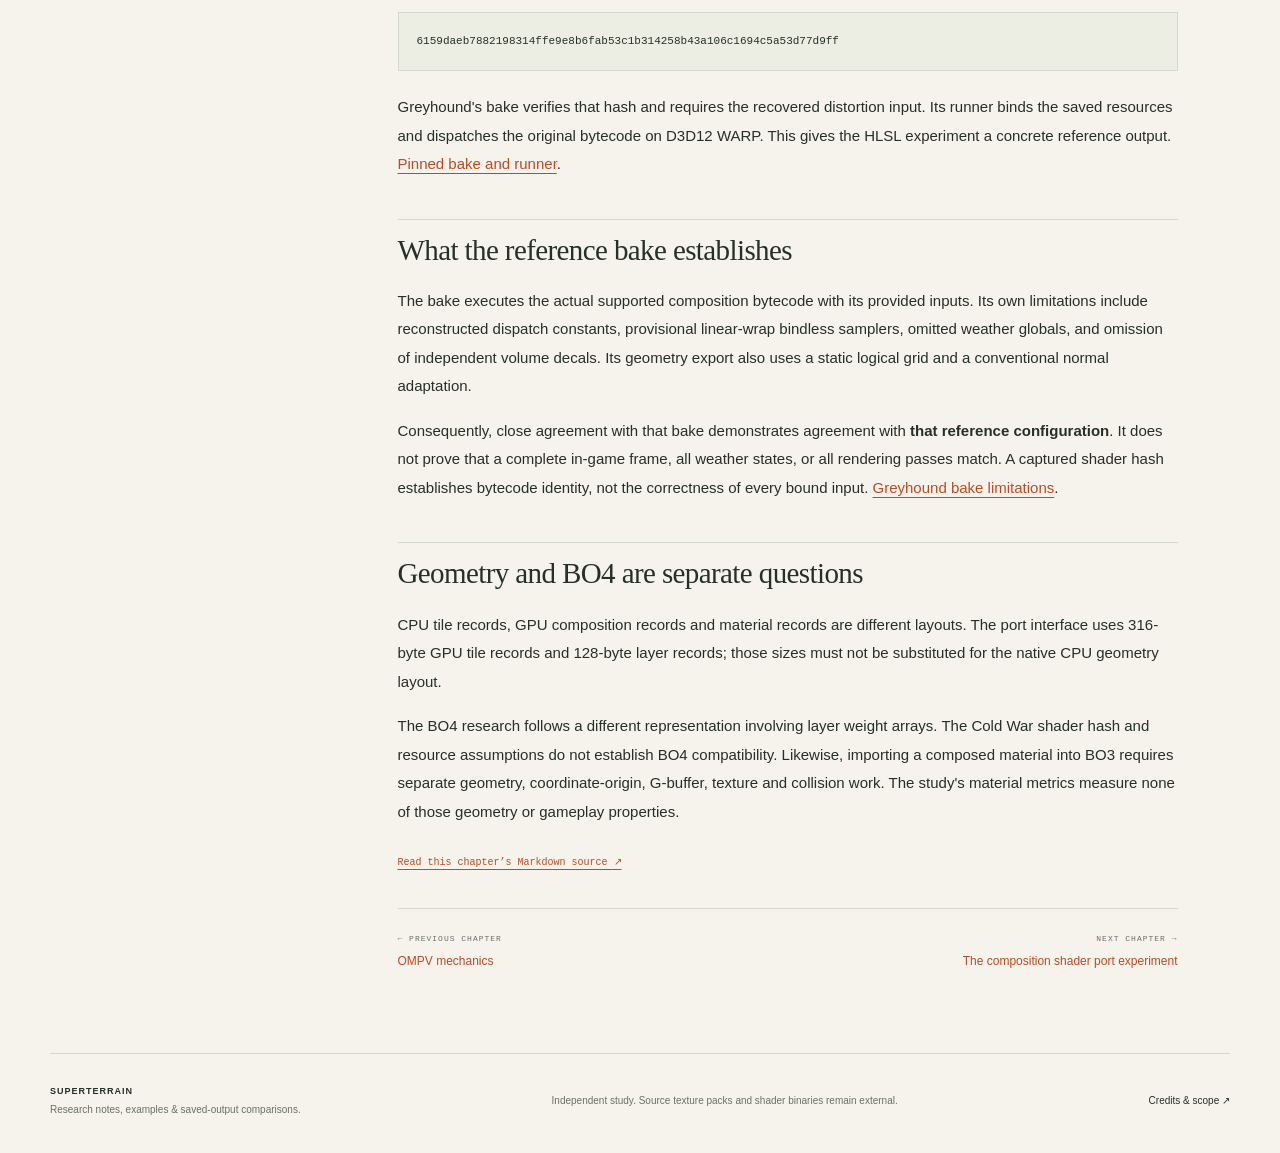
<file: site/chapters/02-cold-war-evidence.html>
<!doctype html>
<html lang="en"><head><meta charset="utf-8"><meta name="viewport" content="width=device-width, initial-scale=1"><meta name="theme-color" content="#f5f3ec"><meta name="description" content="Cold War capture evidence — the Cold War OMPV research study, with source references and explicit evidence boundaries."><title>Cold War capture evidence — Cold War OMPV</title><link rel="icon" href="../assets/mark.svg" type="image/svg+xml"><link rel="stylesheet" href="../styles.css"></head>
<body><a class="skip-link" href="#article">Skip to content</a>
<header class="site-header"><a class="wordmark" href="../" aria-label="SuperTerrain Field Notes home"><svg viewBox="0 0 32 32" aria-hidden="true"><path d="M2 16 16 2l14 14-14 14Z"/><path d="m2 16 14 4 14-4M16 2v18l-8 4"/></svg><span>SUPERTERRAIN<small>FIELD NOTES / 001</small></span></a><nav aria-label="Main navigation"><a href="../#study">The study</a><a href="../#explorer">Optional example</a><a class="nav-repo" href="https://github.com/Kxboo/cold-war-ompv-study">GitHub <span aria-hidden="true">↗</span></a></nav></header>
<div class="reader-header wrap"><a href="../#study">← All field notes</a><p class="eyebrow">CHAPTER 02 / COLD WAR OMPV</p></div>
<main class="reader-layout wrap"><aside class="reader-sidebar" aria-label="Study navigation"><p class="eyebrow">THE COMPLETE STUDY</p><nav aria-label="Chapters"><a href="01-ompv-mechanics.html">01 &nbsp; OMPV mechanics</a><a href="02-cold-war-evidence.html" aria-current="page">02 &nbsp; Cold War capture evidence</a><a href="03-shader-port.html">03 &nbsp; The composition shader port experiment</a><a href="04-validation.html">04 &nbsp; Validation and reproduction</a><a href="05-sources.html">05 &nbsp; Sources and provenance</a><a href="06-capture-workflow.html">06 &nbsp; How Greyhound captures the Cold War composition inputs</a><a href="07-replay-contract.html">07 &nbsp; The offline replay contract</a><a href="08-shader-experiments.html">08 &nbsp; From captured shader to isolated equations</a><a href="09-surface-sounds.html">09 &nbsp; Surface sounds, seamless shading and collision</a></nav><div class="toc"><p class="eyebrow">ON THIS PAGE</p><nav aria-label="On this page"><a href="#surface-resources">Surface resources</a><a href="#colour-evidence-has-several-levels">Colour evidence has several levels</a><a href="#why-source-material-shaders-were-insufficient">Why source-material shaders were insufficient</a><a href="#what-the-reference-bake-establishes">What the reference bake establishes</a><a href="#geometry-and-bo4-are-separate-questions">Geometry and BO4 are separate questions</a></nav></div><details class="reader-mobile-nav"><summary>Chapters &amp; this page</summary><nav aria-label="Mobile chapters"><a href="01-ompv-mechanics.html">01 &nbsp; OMPV mechanics</a><a href="02-cold-war-evidence.html" aria-current="page">02 &nbsp; Cold War capture evidence</a><a href="03-shader-port.html">03 &nbsp; The composition shader port experiment</a><a href="04-validation.html">04 &nbsp; Validation and reproduction</a><a href="05-sources.html">05 &nbsp; Sources and provenance</a><a href="06-capture-workflow.html">06 &nbsp; How Greyhound captures the Cold War composition inputs</a><a href="07-replay-contract.html">07 &nbsp; The offline replay contract</a><a href="08-shader-experiments.html">08 &nbsp; From captured shader to isolated equations</a><a href="09-surface-sounds.html">09 &nbsp; Surface sounds, seamless shading and collision</a></nav><div class="toc"><nav aria-label="Mobile page contents"><a href="#surface-resources">Surface resources</a><a href="#colour-evidence-has-several-levels">Colour evidence has several levels</a><a href="#why-source-material-shaders-were-insufficient">Why source-material shaders were insufficient</a><a href="#what-the-reference-bake-establishes">What the reference bake establishes</a><a href="#geometry-and-bo4-are-separate-questions">Geometry and BO4 are separate questions</a></nav></div></details></aside>
<article id="article" class="article-body"><h1 id="cold-war-capture-evidence">Cold War capture evidence</h1>
<h2 id="surface-resources">Surface resources</h2>
<p>An earlier capture audit found five index/colour/control triplets across four captures. Binding numbers belong to each capture, not to a universal engine register layout.</p>
<div class="table-scroll"><table><thead><tr>
<th scope="col">Capture</th>
<th scope="col" style="text-align:right">Surface</th>
<th scope="col" style="text-align:right">Index binding</th>
<th scope="col" style="text-align:right">Colour binding</th>
<th scope="col" style="text-align:right">Coarse control binding</th>
</tr></thead><tbody>
<tr>
<td>4a22-fresh</td>
<td style="text-align:right">0</td>
<td style="text-align:right">11</td>
<td style="text-align:right">12</td>
<td style="text-align:right">13</td>
</tr>
<tr>
<td>4d94-fresh</td>
<td style="text-align:right">0</td>
<td style="text-align:right">18</td>
<td style="text-align:right">19</td>
<td style="text-align:right">20</td>
</tr>
<tr>
<td>d7b5-fresh</td>
<td style="text-align:right">0</td>
<td style="text-align:right">30</td>
<td style="text-align:right">31</td>
<td style="text-align:right">32</td>
</tr>
<tr>
<td>d7b5-fresh</td>
<td style="text-align:right">1</td>
<td style="text-align:right">246</td>
<td style="text-align:right">247</td>
<td style="text-align:right">248</td>
</tr>
<tr>
<td>eec1-fresh</td>
<td style="text-align:right">0</td>
<td style="text-align:right">12</td>
<td style="text-align:right">13</td>
<td style="text-align:right">14</td>
</tr>
</tbody></table></div>
<p>The audit records 2048 × 2048 index and colour images with one mip. The index format is R8_UINT (DXGI 62); the adjacent colour format is BC7_UNORM (98). The neighbouring 257 × 257 R32_UINT (42) grids have a different resolution. They cannot serve as the same-footprint RGB input without an additional transformation. The exact binding sequence is an observed discovery heuristic, not a guarantee for every capture. <a href="../data/capture-summary.json">Evidence and hashes</a>.</p>
<p>These observations qualify two common assumptions. The 2023 presentation&#x27;s BC1 colour example does not establish the format in every Cold War capture. Likewise, a nearby packed integer control grid is not automatically a colour-ramp mask. Format, resolution and actual shader use need to agree.</p>
<h2 id="colour-evidence-has-several-levels">Colour evidence has several levels</h2>
<p>The GDC 2021 colour-ramp explanation and the later RGB-map explanation are related descriptions, but they do not establish one universal application formula. The earlier research found transferable within-material colour variation in a held-out fit. That fit removed a per-material constant, so it did not recover the absolute tint multiplier.</p>
<p>A separate scan did not observe <code>rColorRamp</code> across 22, 38, 35 and 4 slot-referenced materials in the four fresh captures. This scopes the observation to those materials. It does not prove that an uncaptured permutation lacks that semantic. <a href="05-sources.html#local-research-provenance">Local audit provenance</a>.</p>
<h2 id="why-source-material-shaders-were-insufficient">Why source-material shaders were insufficient</h2>
<p>The earlier shader trace covered 512 references representing 128 unique DXIL binaries. Its material-pool entries did not bind the defining map-wide TerrainGfx resources. These were source-layer techniques, so their existence could not prove the renderer-owned OMPV gather and composition sequence.</p>
<p>The later work obtained the composition shader and used it through Greyhound&#x27;s saved-input bake. <a href="06-capture-workflow.html">How the capture works</a> traces the asset-pool lookup, GPU records, native images, composition-owner global, readback checks and artifact lifecycle with exact links into the fork. <a href="07-replay-contract.html">The offline replay contract</a> specifies bindings and reconstructed constants. The supported binary SHA-256 is:</p>
<pre class="code-block"><code>6159daeb7882198314ffe9e8b6fab53c1b314258b43a106c1694c5a53d77d9ff</code></pre>
<p>Greyhound&#x27;s bake verifies that hash and requires the recovered distortion input. Its runner binds the saved resources and dispatches the original bytecode on D3D12 WARP. This gives the HLSL experiment a concrete reference output. <a href="05-sources.html#greyhound-reference">Pinned bake and runner</a>.</p>
<h2 id="what-the-reference-bake-establishes">What the reference bake establishes</h2>
<p>The bake executes the actual supported composition bytecode with its provided inputs. Its own limitations include reconstructed dispatch constants, provisional linear-wrap bindless samplers, omitted weather globals, and omission of independent volume decals. Its geometry export also uses a static logical grid and a conventional normal adaptation.</p>
<p>Consequently, close agreement with that bake demonstrates agreement with <strong>that reference configuration</strong>. It does not prove that a complete in-game frame, all weather states, or all rendering passes match. A captured shader hash establishes bytecode identity, not the correctness of every bound input. <a href="https://github.com/Kxboo/Greyhound/blob/2f3d1020ede04602759d5eb68405df519ec8221b/tools/cold_war/terrain/bake.py">Greyhound bake limitations</a>.</p>
<h2 id="geometry-and-bo4-are-separate-questions">Geometry and BO4 are separate questions</h2>
<p>CPU tile records, GPU composition records and material records are different layouts. The port interface uses 316-byte GPU tile records and 128-byte layer records; those sizes must not be substituted for the native CPU geometry layout.</p>
<p>The BO4 research follows a different representation involving layer weight arrays. The Cold War shader hash and resource assumptions do not establish BO4 compatibility. Likewise, importing a composed material into BO3 requires separate geometry, coordinate-origin, G-buffer, texture and collision work. The study&#x27;s material metrics measure none of those geometry or gameplay properties.</p><a class="source-link" href="https://github.com/Kxboo/cold-war-ompv-study/blob/main/docs/02-cold-war-evidence.md">Read this chapter’s Markdown source ↗</a><nav class="chapter-pager" aria-label="Adjacent chapters"><a href="01-ompv-mechanics.html"><span>← PREVIOUS CHAPTER</span>OMPV mechanics</a><a href="03-shader-port.html"><span>NEXT CHAPTER →</span>The composition shader port experiment</a></nav></article></main>
<footer class="site-footer wrap"><div><strong>SUPERTERRAIN</strong><span>Research notes, examples &amp; saved-output comparisons.</span></div><p>Independent study. Source texture packs and shader binaries remain external.</p><a href="https://github.com/Kxboo/cold-war-ompv-study/blob/main/NOTICE.md">Credits &amp; scope ↗</a></footer></body></html>
</file>
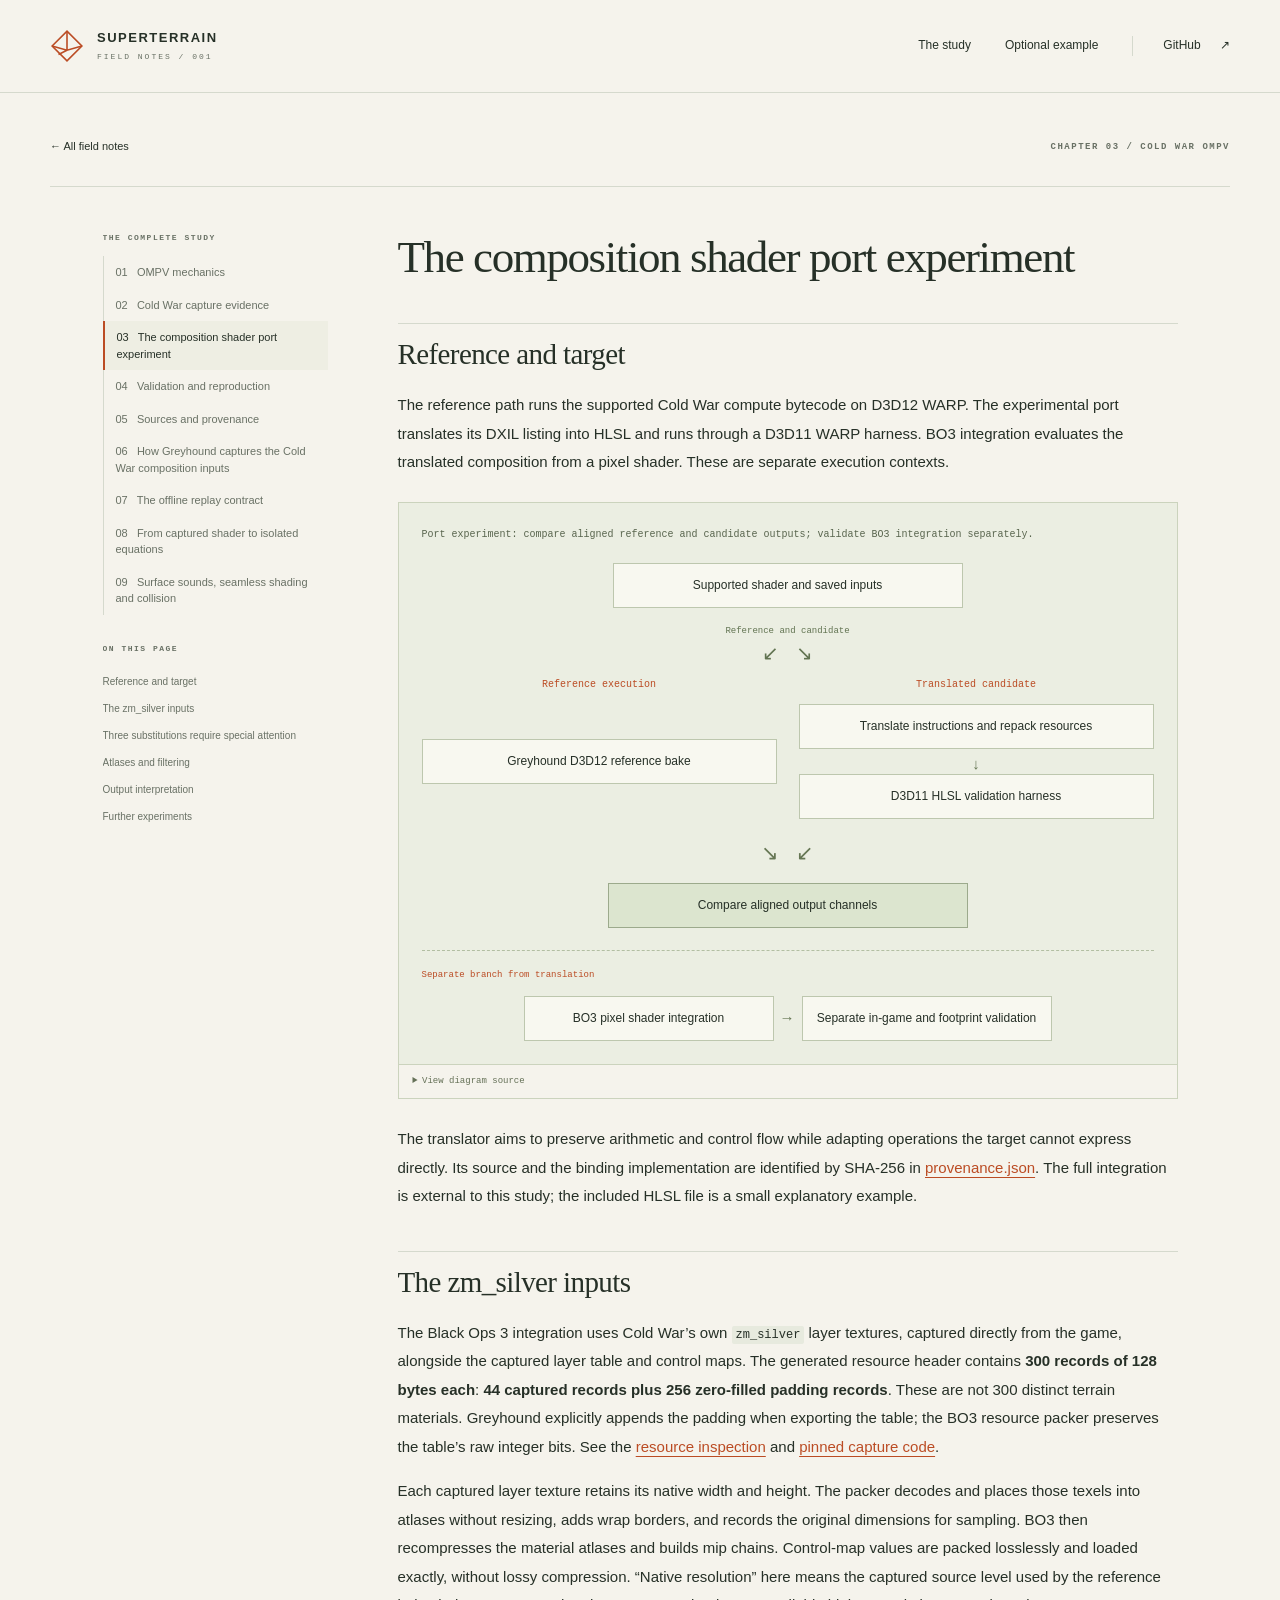
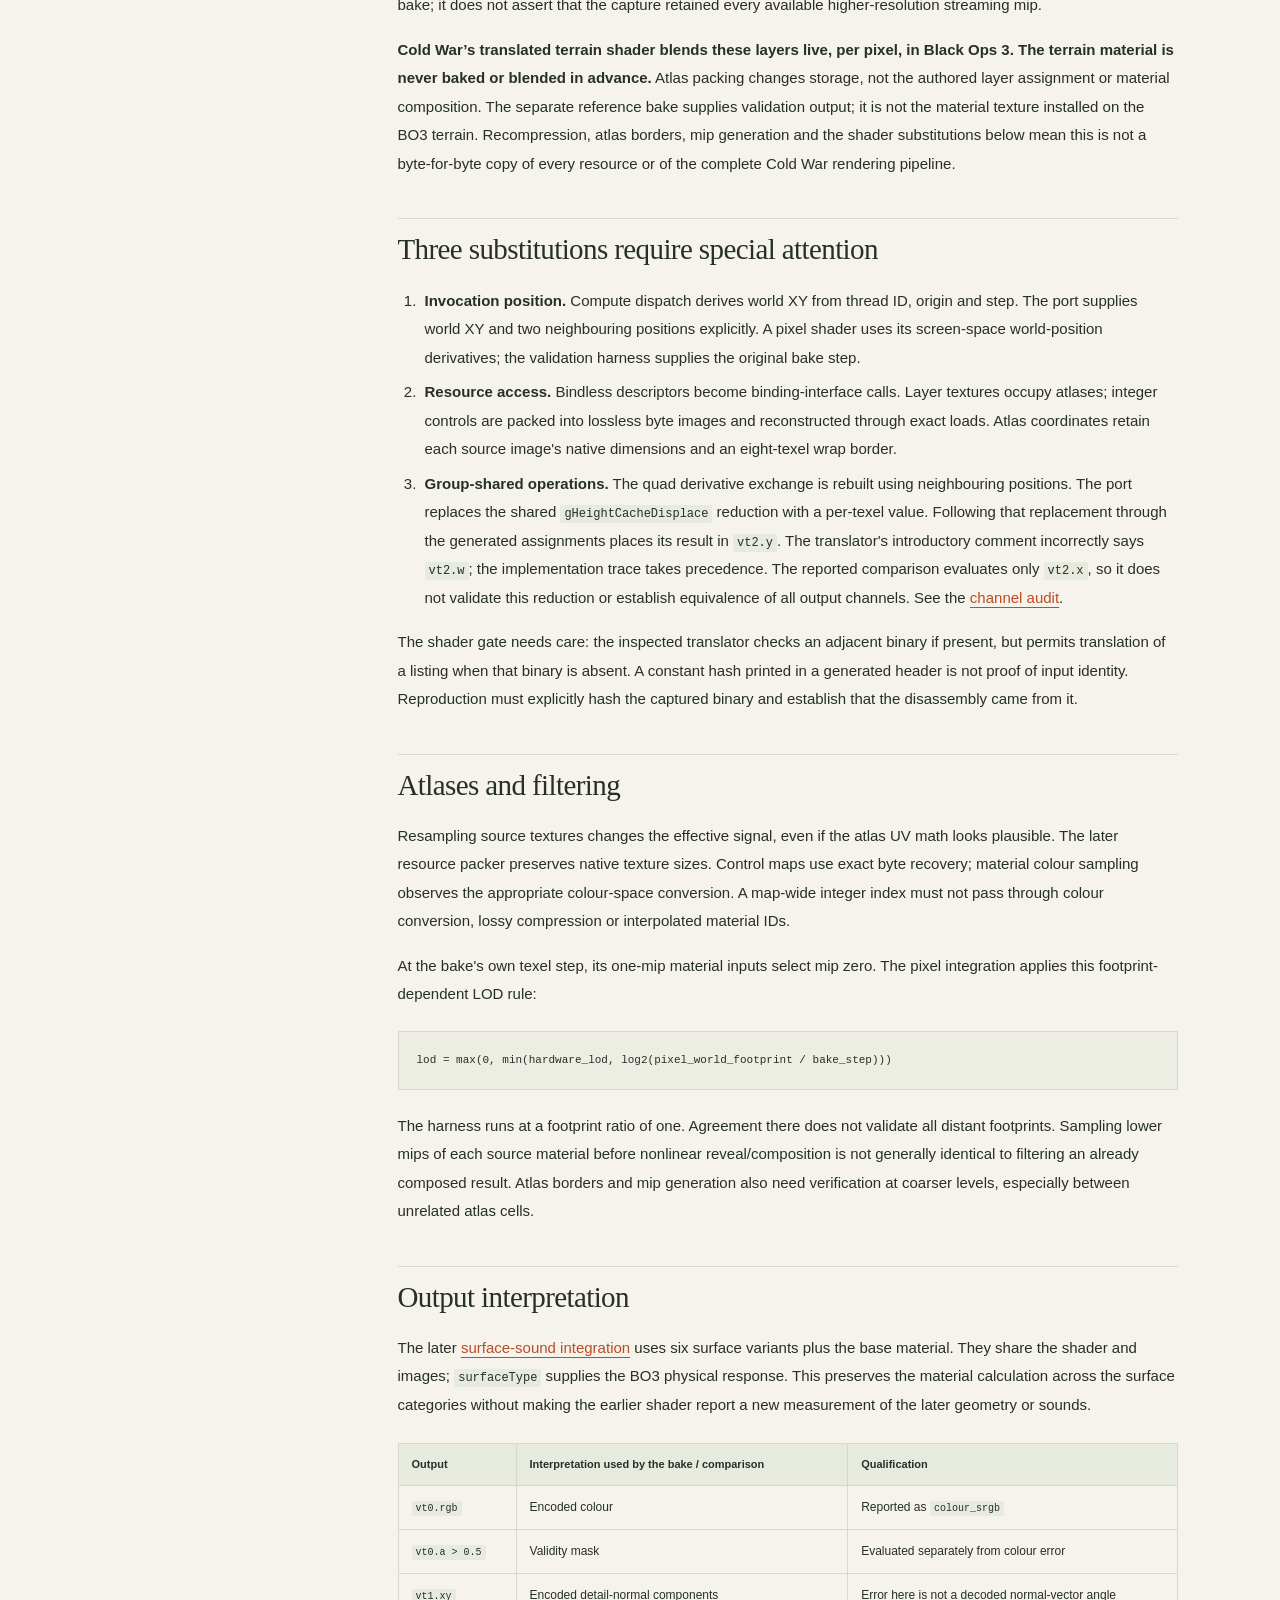
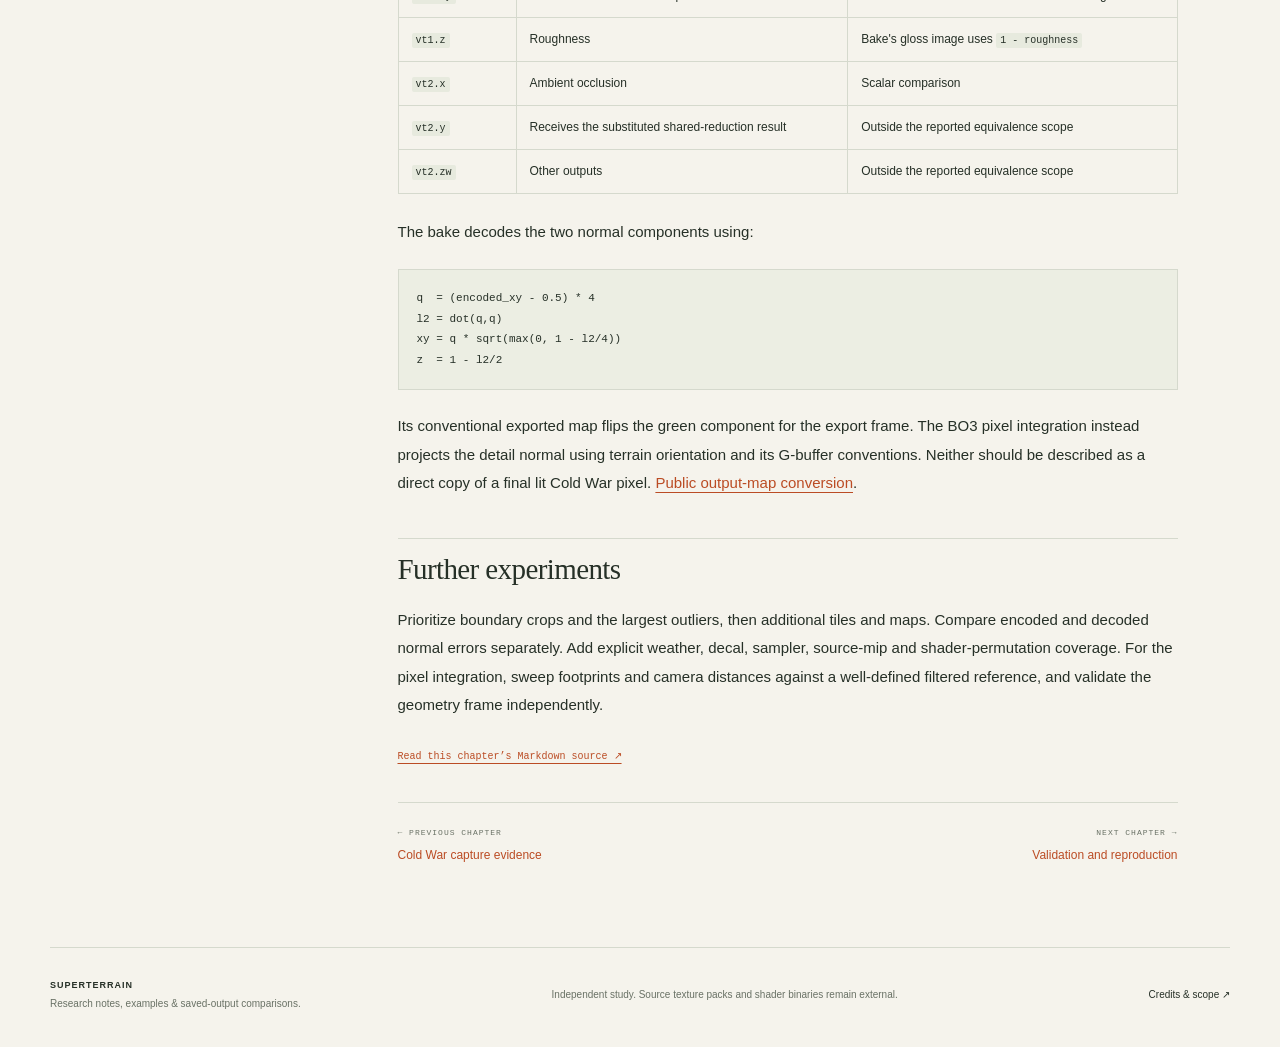
<file: site/chapters/03-shader-port.html>
<!doctype html>
<html lang="en"><head><meta charset="utf-8"><meta name="viewport" content="width=device-width, initial-scale=1"><meta name="theme-color" content="#f5f3ec"><meta name="description" content="The composition shader port experiment — the Cold War OMPV research study, with source references and explicit evidence boundaries."><title>The composition shader port experiment — Cold War OMPV</title><link rel="icon" href="../assets/mark.svg" type="image/svg+xml"><link rel="stylesheet" href="../styles.css"></head>
<body><a class="skip-link" href="#article">Skip to content</a>
<header class="site-header"><a class="wordmark" href="../" aria-label="SuperTerrain Field Notes home"><svg viewBox="0 0 32 32" aria-hidden="true"><path d="M2 16 16 2l14 14-14 14Z"/><path d="m2 16 14 4 14-4M16 2v18l-8 4"/></svg><span>SUPERTERRAIN<small>FIELD NOTES / 001</small></span></a><nav aria-label="Main navigation"><a href="../#study">The study</a><a href="../#explorer">Optional example</a><a class="nav-repo" href="https://github.com/Kxboo/cold-war-ompv-study">GitHub <span aria-hidden="true">↗</span></a></nav></header>
<div class="reader-header wrap"><a href="../#study">← All field notes</a><p class="eyebrow">CHAPTER 03 / COLD WAR OMPV</p></div>
<main class="reader-layout wrap"><aside class="reader-sidebar" aria-label="Study navigation"><p class="eyebrow">THE COMPLETE STUDY</p><nav aria-label="Chapters"><a href="01-ompv-mechanics.html">01 &nbsp; OMPV mechanics</a><a href="02-cold-war-evidence.html">02 &nbsp; Cold War capture evidence</a><a href="03-shader-port.html" aria-current="page">03 &nbsp; The composition shader port experiment</a><a href="04-validation.html">04 &nbsp; Validation and reproduction</a><a href="05-sources.html">05 &nbsp; Sources and provenance</a><a href="06-capture-workflow.html">06 &nbsp; How Greyhound captures the Cold War composition inputs</a><a href="07-replay-contract.html">07 &nbsp; The offline replay contract</a><a href="08-shader-experiments.html">08 &nbsp; From captured shader to isolated equations</a><a href="09-surface-sounds.html">09 &nbsp; Surface sounds, seamless shading and collision</a></nav><div class="toc"><p class="eyebrow">ON THIS PAGE</p><nav aria-label="On this page"><a href="#reference-and-target">Reference and target</a><a href="#the-zm_silver-inputs">The zm_silver inputs</a><a href="#three-substitutions-require-special-attention">Three substitutions require special attention</a><a href="#atlases-and-filtering">Atlases and filtering</a><a href="#output-interpretation">Output interpretation</a><a href="#further-experiments">Further experiments</a></nav></div><details class="reader-mobile-nav"><summary>Chapters &amp; this page</summary><nav aria-label="Mobile chapters"><a href="01-ompv-mechanics.html">01 &nbsp; OMPV mechanics</a><a href="02-cold-war-evidence.html">02 &nbsp; Cold War capture evidence</a><a href="03-shader-port.html" aria-current="page">03 &nbsp; The composition shader port experiment</a><a href="04-validation.html">04 &nbsp; Validation and reproduction</a><a href="05-sources.html">05 &nbsp; Sources and provenance</a><a href="06-capture-workflow.html">06 &nbsp; How Greyhound captures the Cold War composition inputs</a><a href="07-replay-contract.html">07 &nbsp; The offline replay contract</a><a href="08-shader-experiments.html">08 &nbsp; From captured shader to isolated equations</a><a href="09-surface-sounds.html">09 &nbsp; Surface sounds, seamless shading and collision</a></nav><div class="toc"><nav aria-label="Mobile page contents"><a href="#reference-and-target">Reference and target</a><a href="#the-zm_silver-inputs">The zm_silver inputs</a><a href="#three-substitutions-require-special-attention">Three substitutions require special attention</a><a href="#atlases-and-filtering">Atlases and filtering</a><a href="#output-interpretation">Output interpretation</a><a href="#further-experiments">Further experiments</a></nav></div></details></aside>
<article id="article" class="article-body"><h1 id="the-composition-shader-port-experiment">The composition shader port experiment</h1>
<h2 id="reference-and-target">Reference and target</h2>
<p>The reference path runs the supported Cold War compute bytecode on D3D12 WARP. The experimental port translates its DXIL listing into HLSL and runs through a D3D11 WARP harness. BO3 integration evaluates the translated composition from a pixel shader. These are separate execution contexts.</p>
<figure class="flow-diagram"><figcaption>Port experiment: compare aligned reference and candidate outputs; validate BO3 integration separately.</figcaption><div class="flow-node flow-origin">Supported shader and saved inputs</div><div class="flow-fork-label">Reference and candidate <span aria-hidden="true">↙ &nbsp; ↘</span></div><div class="flow-branches comparison-branches"><section class="flow-branch"><h4>Reference execution</h4><ol class="flow-sequence"><li><span class="flow-node">Greyhound D3D12 reference bake</span></li></ol></section><section class="flow-branch"><h4>Translated candidate</h4><ol class="flow-sequence"><li><span class="flow-node">Translate instructions and repack resources</span></li><li><span class="flow-node">D3D11 HLSL validation harness</span></li></ol></section></div><div class="flow-merge"><span aria-hidden="true">↘ &nbsp; ↙</span><div class="flow-node flow-result">Compare aligned output channels</div></div><div class="flow-offshoot"><p>Separate branch from translation</p><ol class="flow-entry"><li><span class="flow-node">BO3 pixel shader integration</span></li><li><span class="flow-node">Separate in-game and footprint validation</span></li></ol></div></figure><details class="flow-source"><summary>View diagram source</summary><pre><code>flowchart TD
    A[Supported shader and saved inputs] --&gt; B[Greyhound D3D12 reference bake]
    A --&gt; C[Translate instructions and repack resources]
    C --&gt; D[D3D11 HLSL validation harness]
    B --&gt; E[Compare aligned output channels]
    D --&gt; E
    C --&gt; F[BO3 pixel shader integration]
    F --&gt; G[Separate in-game and footprint validation]</code></pre></details>
<p>The translator aims to preserve arithmetic and control flow while adapting operations the target cannot express directly. Its source and the binding implementation are identified by SHA-256 in <a href="../data/provenance.json">provenance.json</a>. The full integration is external to this study; the included HLSL file is a small explanatory example.</p>
<h2 id="the-zm_silver-inputs">The zm_silver inputs</h2>
<p>The Black Ops 3 integration uses Cold War’s own <code>zm_silver</code> layer textures, captured directly from the game, alongside the captured layer table and control maps. The generated resource header contains <strong>300 records of 128 bytes each</strong>: <strong>44 captured records plus 256 zero-filled padding records</strong>. These are not 300 distinct terrain materials. Greyhound explicitly appends the padding when exporting the table; the BO3 resource packer preserves the table’s raw integer bits. See the <a href="../data/port-resources.json">resource inspection</a> and <a href="https://github.com/Kxboo/Greyhound/blob/2f3d1020ede04602759d5eb68405df519ec8221b/src/WraithXCOD/WraithXCOD/games/cold_war/terrain/CWTerrainBake.h#L162">pinned capture code</a>.</p>
<p>Each captured layer texture retains its native width and height. The packer decodes and places those texels into atlases without resizing, adds wrap borders, and records the original dimensions for sampling. BO3 then recompresses the material atlases and builds mip chains. Control-map values are packed losslessly and loaded exactly, without lossy compression. “Native resolution” here means the captured source level used by the reference bake; it does not assert that the capture retained every available higher-resolution streaming mip.</p>
<p><strong>Cold War’s translated terrain shader blends these layers live, per pixel, in Black Ops 3. The terrain material is never baked or blended in advance.</strong> Atlas packing changes storage, not the authored layer assignment or material composition. The separate reference bake supplies validation output; it is not the material texture installed on the BO3 terrain. Recompression, atlas borders, mip generation and the shader substitutions below mean this is not a byte-for-byte copy of every resource or of the complete Cold War rendering pipeline.</p>
<h2 id="three-substitutions-require-special-attention">Three substitutions require special attention</h2>
<ol>
<li><strong>Invocation position.</strong> Compute dispatch derives world XY from thread ID, origin and step. The port supplies world XY and two neighbouring positions explicitly. A pixel shader uses its screen-space world-position derivatives; the validation harness supplies the original bake step.</li>
<li><strong>Resource access.</strong> Bindless descriptors become binding-interface calls. Layer textures occupy atlases; integer controls are packed into lossless byte images and reconstructed through exact loads. Atlas coordinates retain each source image&#x27;s native dimensions and an eight-texel wrap border.</li>
<li><strong>Group-shared operations.</strong> The quad derivative exchange is rebuilt using neighbouring positions. The port replaces the shared <code>gHeightCacheDisplace</code> reduction with a per-texel value. Following that replacement through the generated assignments places its result in <strong><code>vt2.y</code></strong>. The translator&#x27;s introductory comment incorrectly says <code>vt2.w</code>; the implementation trace takes precedence. The reported comparison evaluates only <code>vt2.x</code>, so it does not validate this reduction or establish equivalence of all output channels. See the <a href="08-shader-experiments.html#normal-decoding-and-the-reduction-channel">channel audit</a>.</li>
</ol>
<p>The shader gate needs care: the inspected translator checks an adjacent binary if present, but permits translation of a listing when that binary is absent. A constant hash printed in a generated header is not proof of input identity. Reproduction must explicitly hash the captured binary and establish that the disassembly came from it.</p>
<h2 id="atlases-and-filtering">Atlases and filtering</h2>
<p>Resampling source textures changes the effective signal, even if the atlas UV math looks plausible. The later resource packer preserves native texture sizes. Control maps use exact byte recovery; material colour sampling observes the appropriate colour-space conversion. A map-wide integer index must not pass through colour conversion, lossy compression or interpolated material IDs.</p>
<p>At the bake&#x27;s own texel step, its one-mip material inputs select mip zero. The pixel integration applies this footprint-dependent LOD rule:</p>
<pre class="code-block"><code>lod = max(0, min(hardware_lod, log2(pixel_world_footprint / bake_step)))</code></pre>
<p>The harness runs at a footprint ratio of one. Agreement there does not validate all distant footprints. Sampling lower mips of each source material before nonlinear reveal/composition is not generally identical to filtering an already composed result. Atlas borders and mip generation also need verification at coarser levels, especially between unrelated atlas cells.</p>
<h2 id="output-interpretation">Output interpretation</h2>
<p>The later <a href="09-surface-sounds.html">surface-sound integration</a> uses six surface variants plus the base material. They share the shader and images; <code>surfaceType</code> supplies the BO3 physical response. This preserves the material calculation across the surface categories without making the earlier shader report a new measurement of the later geometry or sounds.</p>
<div class="table-scroll"><table><thead><tr>
<th scope="col">Output</th>
<th scope="col">Interpretation used by the bake / comparison</th>
<th scope="col">Qualification</th>
</tr></thead><tbody>
<tr>
<td><code>vt0.rgb</code></td>
<td>Encoded colour</td>
<td>Reported as <code>colour_srgb</code></td>
</tr>
<tr>
<td><code>vt0.a &gt; 0.5</code></td>
<td>Validity mask</td>
<td>Evaluated separately from colour error</td>
</tr>
<tr>
<td><code>vt1.xy</code></td>
<td>Encoded detail-normal components</td>
<td>Error here is not a decoded normal-vector angle</td>
</tr>
<tr>
<td><code>vt1.z</code></td>
<td>Roughness</td>
<td>Bake&#x27;s gloss image uses <code>1 - roughness</code></td>
</tr>
<tr>
<td><code>vt2.x</code></td>
<td>Ambient occlusion</td>
<td>Scalar comparison</td>
</tr>
<tr>
<td><code>vt2.y</code></td>
<td>Receives the substituted shared-reduction result</td>
<td>Outside the reported equivalence scope</td>
</tr>
<tr>
<td><code>vt2.zw</code></td>
<td>Other outputs</td>
<td>Outside the reported equivalence scope</td>
</tr>
</tbody></table></div>
<p>The bake decodes the two normal components using:</p>
<pre class="code-block"><code>q  = (encoded_xy - 0.5) * 4
l2 = dot(q,q)
xy = q * sqrt(max(0, 1 - l2/4))
z  = 1 - l2/2</code></pre>
<p>Its conventional exported map flips the green component for the export frame. The BO3 pixel integration instead projects the detail normal using terrain orientation and its G-buffer conventions. Neither should be described as a direct copy of a final lit Cold War pixel. <a href="https://github.com/Kxboo/Greyhound/blob/2f3d1020ede04602759d5eb68405df519ec8221b/tools/cold_war/terrain/output_maps.py">Public output-map conversion</a>.</p>
<h2 id="further-experiments">Further experiments</h2>
<p>Prioritize boundary crops and the largest outliers, then additional tiles and maps. Compare encoded and decoded normal errors separately. Add explicit weather, decal, sampler, source-mip and shader-permutation coverage. For the pixel integration, sweep footprints and camera distances against a well-defined filtered reference, and validate the geometry frame independently.</p><a class="source-link" href="https://github.com/Kxboo/cold-war-ompv-study/blob/main/docs/03-shader-port.md">Read this chapter’s Markdown source ↗</a><nav class="chapter-pager" aria-label="Adjacent chapters"><a href="02-cold-war-evidence.html"><span>← PREVIOUS CHAPTER</span>Cold War capture evidence</a><a href="04-validation.html"><span>NEXT CHAPTER →</span>Validation and reproduction</a></nav></article></main>
<footer class="site-footer wrap"><div><strong>SUPERTERRAIN</strong><span>Research notes, examples &amp; saved-output comparisons.</span></div><p>Independent study. Source texture packs and shader binaries remain external.</p><a href="https://github.com/Kxboo/cold-war-ompv-study/blob/main/NOTICE.md">Credits &amp; scope ↗</a></footer></body></html>
</file>
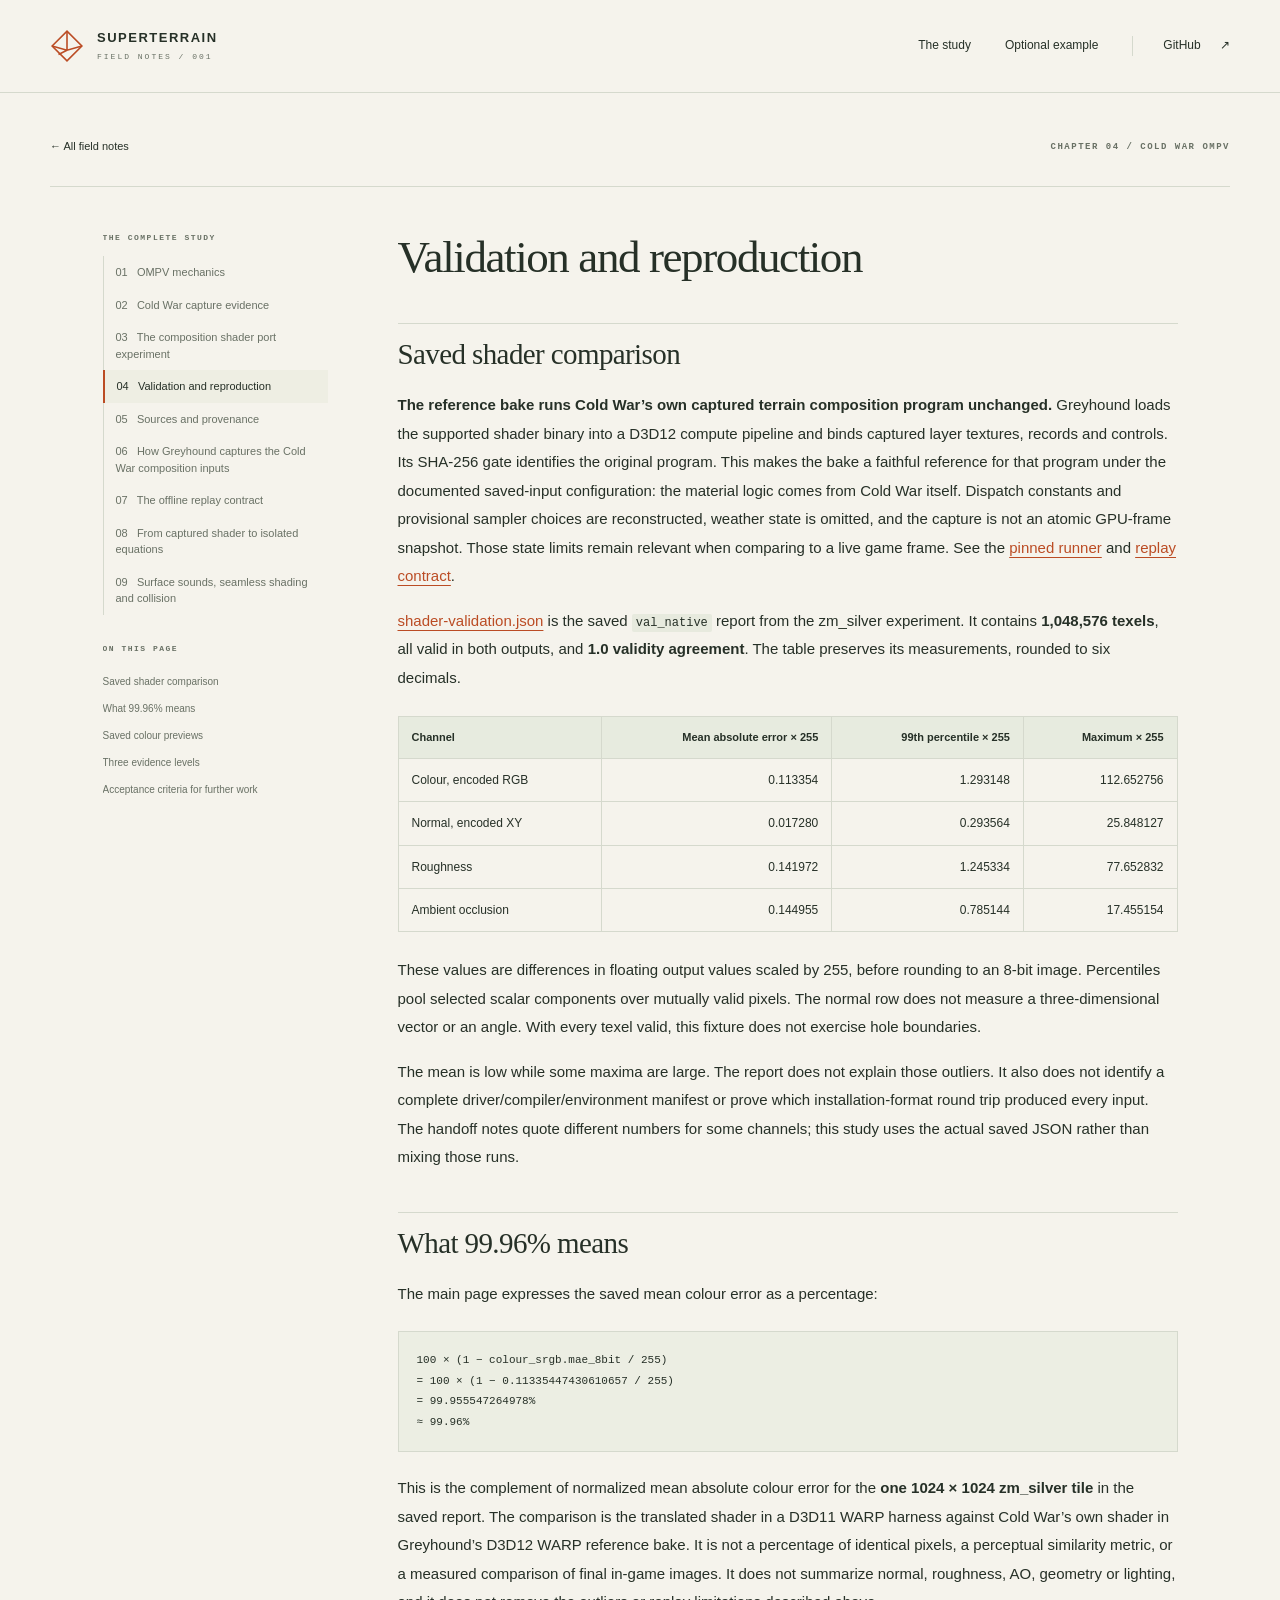
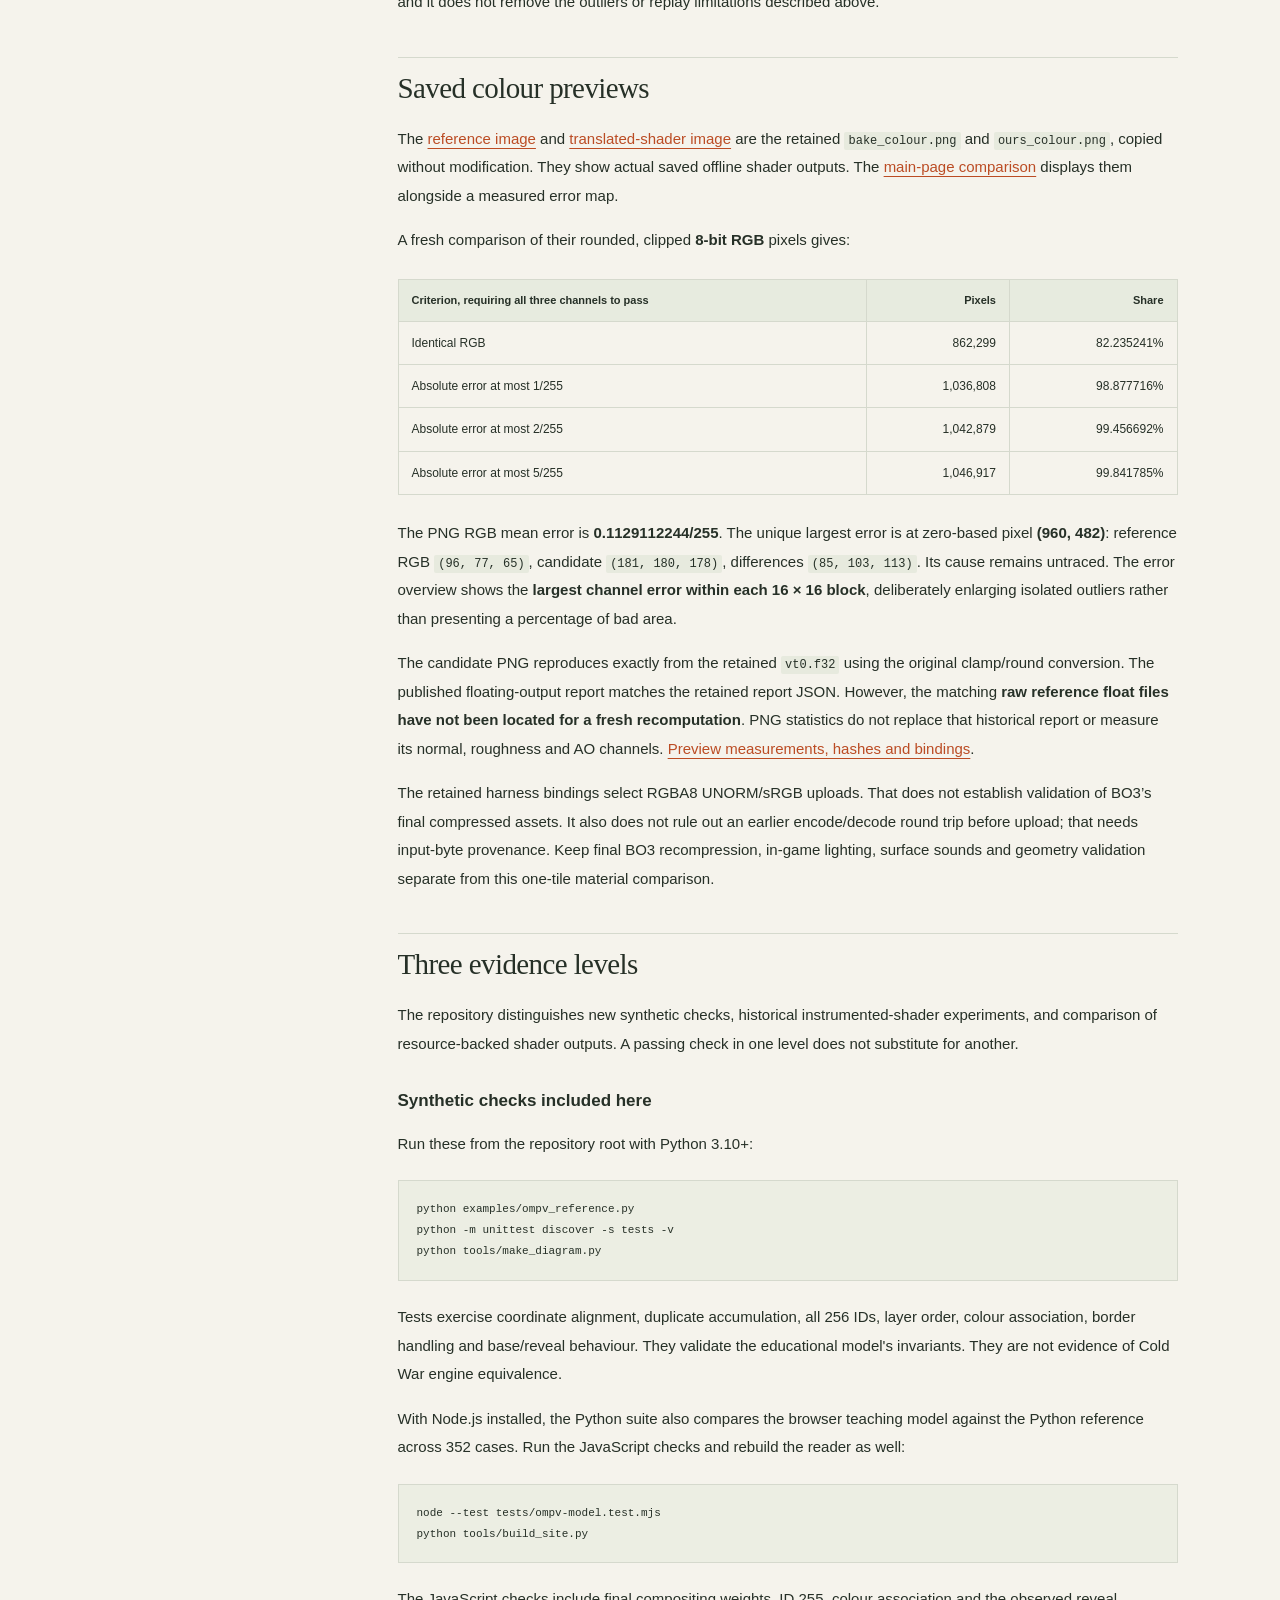
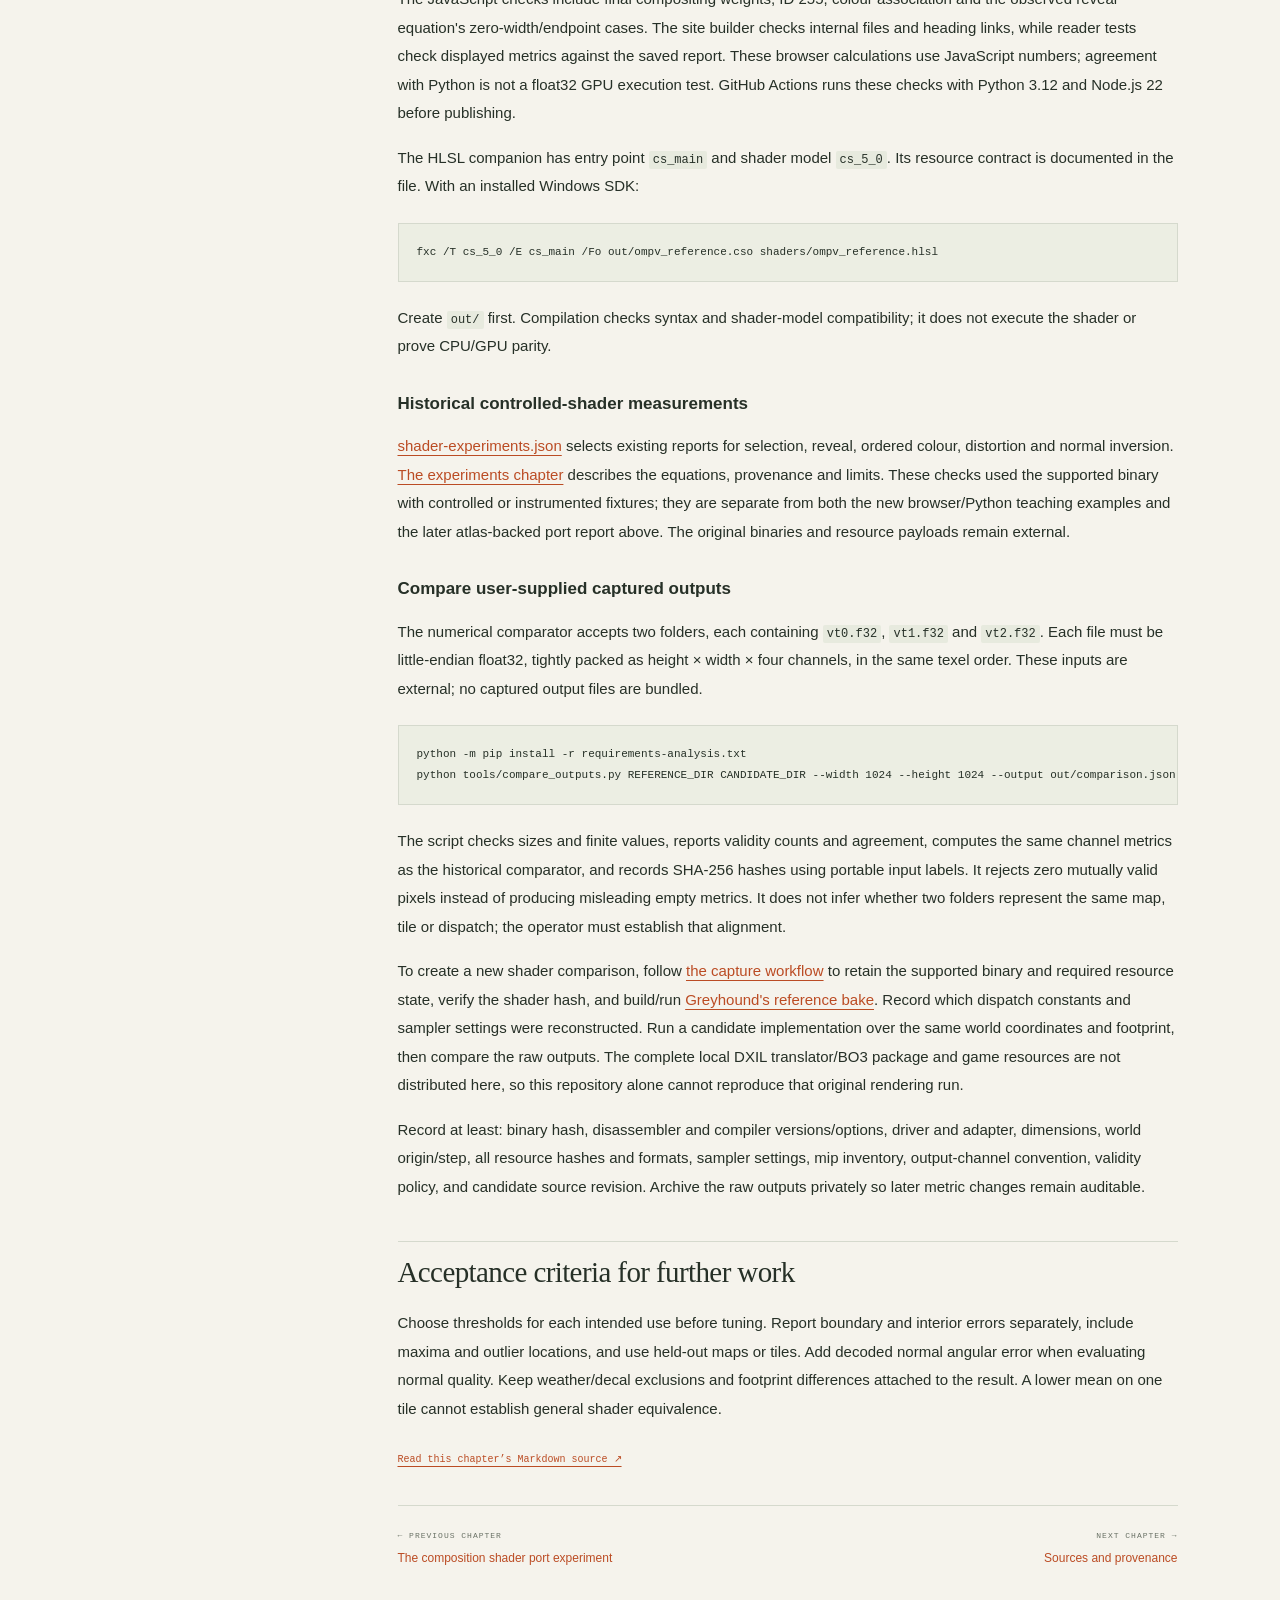
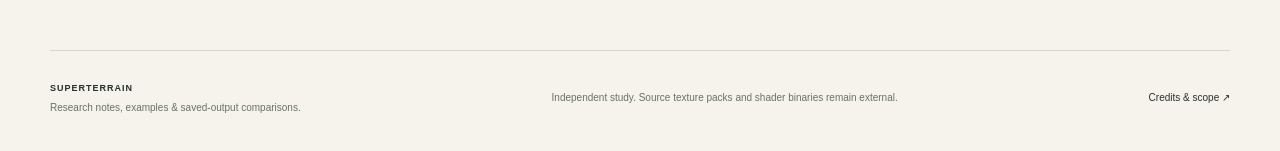
<file: site/chapters/04-validation.html>
<!doctype html>
<html lang="en"><head><meta charset="utf-8"><meta name="viewport" content="width=device-width, initial-scale=1"><meta name="theme-color" content="#f5f3ec"><meta name="description" content="Validation and reproduction — the Cold War OMPV research study, with source references and explicit evidence boundaries."><title>Validation and reproduction — Cold War OMPV</title><link rel="icon" href="../assets/mark.svg" type="image/svg+xml"><link rel="stylesheet" href="../styles.css"></head>
<body><a class="skip-link" href="#article">Skip to content</a>
<header class="site-header"><a class="wordmark" href="../" aria-label="SuperTerrain Field Notes home"><svg viewBox="0 0 32 32" aria-hidden="true"><path d="M2 16 16 2l14 14-14 14Z"/><path d="m2 16 14 4 14-4M16 2v18l-8 4"/></svg><span>SUPERTERRAIN<small>FIELD NOTES / 001</small></span></a><nav aria-label="Main navigation"><a href="../#study">The study</a><a href="../#explorer">Optional example</a><a class="nav-repo" href="https://github.com/Kxboo/cold-war-ompv-study">GitHub <span aria-hidden="true">↗</span></a></nav></header>
<div class="reader-header wrap"><a href="../#study">← All field notes</a><p class="eyebrow">CHAPTER 04 / COLD WAR OMPV</p></div>
<main class="reader-layout wrap"><aside class="reader-sidebar" aria-label="Study navigation"><p class="eyebrow">THE COMPLETE STUDY</p><nav aria-label="Chapters"><a href="01-ompv-mechanics.html">01 &nbsp; OMPV mechanics</a><a href="02-cold-war-evidence.html">02 &nbsp; Cold War capture evidence</a><a href="03-shader-port.html">03 &nbsp; The composition shader port experiment</a><a href="04-validation.html" aria-current="page">04 &nbsp; Validation and reproduction</a><a href="05-sources.html">05 &nbsp; Sources and provenance</a><a href="06-capture-workflow.html">06 &nbsp; How Greyhound captures the Cold War composition inputs</a><a href="07-replay-contract.html">07 &nbsp; The offline replay contract</a><a href="08-shader-experiments.html">08 &nbsp; From captured shader to isolated equations</a><a href="09-surface-sounds.html">09 &nbsp; Surface sounds, seamless shading and collision</a></nav><div class="toc"><p class="eyebrow">ON THIS PAGE</p><nav aria-label="On this page"><a href="#saved-shader-comparison">Saved shader comparison</a><a href="#what-9996-means">What 99.96% means</a><a href="#saved-colour-previews">Saved colour previews</a><a href="#three-evidence-levels">Three evidence levels</a><a href="#acceptance-criteria-for-further-work">Acceptance criteria for further work</a></nav></div><details class="reader-mobile-nav"><summary>Chapters &amp; this page</summary><nav aria-label="Mobile chapters"><a href="01-ompv-mechanics.html">01 &nbsp; OMPV mechanics</a><a href="02-cold-war-evidence.html">02 &nbsp; Cold War capture evidence</a><a href="03-shader-port.html">03 &nbsp; The composition shader port experiment</a><a href="04-validation.html" aria-current="page">04 &nbsp; Validation and reproduction</a><a href="05-sources.html">05 &nbsp; Sources and provenance</a><a href="06-capture-workflow.html">06 &nbsp; How Greyhound captures the Cold War composition inputs</a><a href="07-replay-contract.html">07 &nbsp; The offline replay contract</a><a href="08-shader-experiments.html">08 &nbsp; From captured shader to isolated equations</a><a href="09-surface-sounds.html">09 &nbsp; Surface sounds, seamless shading and collision</a></nav><div class="toc"><nav aria-label="Mobile page contents"><a href="#saved-shader-comparison">Saved shader comparison</a><a href="#what-9996-means">What 99.96% means</a><a href="#saved-colour-previews">Saved colour previews</a><a href="#three-evidence-levels">Three evidence levels</a><a href="#acceptance-criteria-for-further-work">Acceptance criteria for further work</a></nav></div></details></aside>
<article id="article" class="article-body"><h1 id="validation-and-reproduction">Validation and reproduction</h1>
<h2 id="saved-shader-comparison">Saved shader comparison</h2>
<p><strong>The reference bake runs Cold War’s own captured terrain composition program unchanged.</strong> Greyhound loads the supported shader binary into a D3D12 compute pipeline and binds captured layer textures, records and controls. Its SHA-256 gate identifies the original program. This makes the bake a faithful reference for that program under the documented saved-input configuration: the material logic comes from Cold War itself. Dispatch constants and provisional sampler choices are reconstructed, weather state is omitted, and the capture is not an atomic GPU-frame snapshot. Those state limits remain relevant when comparing to a live game frame. See the <a href="https://github.com/Kxboo/Greyhound/blob/2f3d1020ede04602759d5eb68405df519ec8221b/tools/cold_war/terrain/run_composition.cpp#L177-L178">pinned runner</a> and <a href="07-replay-contract.html">replay contract</a>.</p>
<p><a href="../data/shader-validation.json">shader-validation.json</a> is the saved <code>val_native</code> report from the zm_silver experiment. It contains <strong>1,048,576 texels</strong>, all valid in both outputs, and <strong>1.0 validity agreement</strong>. The table preserves its measurements, rounded to six decimals.</p>
<div class="table-scroll"><table><thead><tr>
<th scope="col">Channel</th>
<th scope="col" style="text-align:right">Mean absolute error × 255</th>
<th scope="col" style="text-align:right">99th percentile × 255</th>
<th scope="col" style="text-align:right">Maximum × 255</th>
</tr></thead><tbody>
<tr>
<td>Colour, encoded RGB</td>
<td style="text-align:right">0.113354</td>
<td style="text-align:right">1.293148</td>
<td style="text-align:right">112.652756</td>
</tr>
<tr>
<td>Normal, encoded XY</td>
<td style="text-align:right">0.017280</td>
<td style="text-align:right">0.293564</td>
<td style="text-align:right">25.848127</td>
</tr>
<tr>
<td>Roughness</td>
<td style="text-align:right">0.141972</td>
<td style="text-align:right">1.245334</td>
<td style="text-align:right">77.652832</td>
</tr>
<tr>
<td>Ambient occlusion</td>
<td style="text-align:right">0.144955</td>
<td style="text-align:right">0.785144</td>
<td style="text-align:right">17.455154</td>
</tr>
</tbody></table></div>
<p>These values are differences in floating output values scaled by 255, before rounding to an 8-bit image. Percentiles pool selected scalar components over mutually valid pixels. The normal row does not measure a three-dimensional vector or an angle. With every texel valid, this fixture does not exercise hole boundaries.</p>
<p>The mean is low while some maxima are large. The report does not explain those outliers. It also does not identify a complete driver/compiler/environment manifest or prove which installation-format round trip produced every input. The handoff notes quote different numbers for some channels; this study uses the actual saved JSON rather than mixing those runs.</p>
<h2 id="what-9996-means">What 99.96% means</h2>
<p>The main page expresses the saved mean colour error as a percentage:</p>
<pre class="code-block"><code>100 × (1 − colour_srgb.mae_8bit / 255)
= 100 × (1 − 0.11335447430610657 / 255)
= 99.955547264978%
≈ 99.96%</code></pre>
<p>This is the complement of normalized mean absolute colour error for the <strong>one 1024 × 1024 zm_silver tile</strong> in the saved report. The comparison is the translated shader in a D3D11 WARP harness against Cold War’s own shader in Greyhound’s D3D12 WARP reference bake. It is not a percentage of identical pixels, a perceptual similarity metric, or a measured comparison of final in-game images. It does not summarize normal, roughness, AO, geometry or lighting, and it does not remove the outliers or replay limitations described above.</p>
<h2 id="saved-colour-previews">Saved colour previews</h2>
<p>The <a href="../assets/reference-bake-colour.png">reference image</a> and <a href="../assets/translated-shader-colour.png">translated-shader image</a> are the retained <code>bake_colour.png</code> and <code>ours_colour.png</code>, copied without modification. They show actual saved offline shader outputs. The <a href="https://kxboo.github.io/cold-war-ompv-study/#comparison">main-page comparison</a> displays them alongside a measured error map.</p>
<p>A fresh comparison of their rounded, clipped <strong>8-bit RGB</strong> pixels gives:</p>
<div class="table-scroll"><table><thead><tr>
<th scope="col">Criterion, requiring all three channels to pass</th>
<th scope="col" style="text-align:right">Pixels</th>
<th scope="col" style="text-align:right">Share</th>
</tr></thead><tbody>
<tr>
<td>Identical RGB</td>
<td style="text-align:right">862,299</td>
<td style="text-align:right">82.235241%</td>
</tr>
<tr>
<td>Absolute error at most 1/255</td>
<td style="text-align:right">1,036,808</td>
<td style="text-align:right">98.877716%</td>
</tr>
<tr>
<td>Absolute error at most 2/255</td>
<td style="text-align:right">1,042,879</td>
<td style="text-align:right">99.456692%</td>
</tr>
<tr>
<td>Absolute error at most 5/255</td>
<td style="text-align:right">1,046,917</td>
<td style="text-align:right">99.841785%</td>
</tr>
</tbody></table></div>
<p>The PNG RGB mean error is <strong>0.1129112244/255</strong>. The unique largest error is at zero-based pixel <strong>(960, 482)</strong>: reference RGB <code>(96, 77, 65)</code>, candidate <code>(181, 180, 178)</code>, differences <code>(85, 103, 113)</code>. Its cause remains untraced. The error overview shows the <strong>largest channel error within each 16 × 16 block</strong>, deliberately enlarging isolated outliers rather than presenting a percentage of bad area.</p>
<p>The candidate PNG reproduces exactly from the retained <code>vt0.f32</code> using the original clamp/round conversion. The published floating-output report matches the retained report JSON. However, the matching <strong>raw reference float files have not been located for a fresh recomputation</strong>. PNG statistics do not replace that historical report or measure its normal, roughness and AO channels. <a href="../data/saved-colour-audit.json">Preview measurements, hashes and bindings</a>.</p>
<p>The retained harness bindings select RGBA8 UNORM/sRGB uploads. That does not establish validation of BO3’s final compressed assets. It also does not rule out an earlier encode/decode round trip before upload; that needs input-byte provenance. Keep final BO3 recompression, in-game lighting, surface sounds and geometry validation separate from this one-tile material comparison.</p>
<h2 id="three-evidence-levels">Three evidence levels</h2>
<p>The repository distinguishes new synthetic checks, historical instrumented-shader experiments, and comparison of resource-backed shader outputs. A passing check in one level does not substitute for another.</p>
<h3 id="synthetic-checks-included-here">Synthetic checks included here</h3>
<p>Run these from the repository root with Python 3.10+:</p>
<pre class="code-block"><code>python examples/ompv_reference.py
python -m unittest discover -s tests -v
python tools/make_diagram.py</code></pre>
<p>Tests exercise coordinate alignment, duplicate accumulation, all 256 IDs, layer order, colour association, border handling and base/reveal behaviour. They validate the educational model&#x27;s invariants. They are not evidence of Cold War engine equivalence.</p>
<p>With Node.js installed, the Python suite also compares the browser teaching model against the Python reference across 352 cases. Run the JavaScript checks and rebuild the reader as well:</p>
<pre class="code-block"><code>node --test tests/ompv-model.test.mjs
python tools/build_site.py</code></pre>
<p>The JavaScript checks include final compositing weights, ID 255, colour association and the observed reveal equation&#x27;s zero-width/endpoint cases. The site builder checks internal files and heading links, while reader tests check displayed metrics against the saved report. These browser calculations use JavaScript numbers; agreement with Python is not a float32 GPU execution test. GitHub Actions runs these checks with Python 3.12 and Node.js 22 before publishing.</p>
<p>The HLSL companion has entry point <code>cs_main</code> and shader model <code>cs_5_0</code>. Its resource contract is documented in the file. With an installed Windows SDK:</p>
<pre class="code-block"><code>fxc /T cs_5_0 /E cs_main /Fo out/ompv_reference.cso shaders/ompv_reference.hlsl</code></pre>
<p>Create <code>out/</code> first. Compilation checks syntax and shader-model compatibility; it does not execute the shader or prove CPU/GPU parity.</p>
<h3 id="historical-controlled-shader-measurements">Historical controlled-shader measurements</h3>
<p><a href="../data/shader-experiments.json">shader-experiments.json</a> selects existing reports for selection, reveal, ordered colour, distortion and normal inversion. <a href="08-shader-experiments.html">The experiments chapter</a> describes the equations, provenance and limits. These checks used the supported binary with controlled or instrumented fixtures; they are separate from both the new browser/Python teaching examples and the later atlas-backed port report above. The original binaries and resource payloads remain external.</p>
<h3 id="compare-user-supplied-captured-outputs">Compare user-supplied captured outputs</h3>
<p>The numerical comparator accepts two folders, each containing <code>vt0.f32</code>, <code>vt1.f32</code> and <code>vt2.f32</code>. Each file must be little-endian float32, tightly packed as height × width × four channels, in the same texel order. These inputs are external; no captured output files are bundled.</p>
<pre class="code-block"><code>python -m pip install -r requirements-analysis.txt
python tools/compare_outputs.py REFERENCE_DIR CANDIDATE_DIR --width 1024 --height 1024 --output out/comparison.json</code></pre>
<p>The script checks sizes and finite values, reports validity counts and agreement, computes the same channel metrics as the historical comparator, and records SHA-256 hashes using portable input labels. It rejects zero mutually valid pixels instead of producing misleading empty metrics. It does not infer whether two folders represent the same map, tile or dispatch; the operator must establish that alignment.</p>
<p>To create a new shader comparison, follow <a href="06-capture-workflow.html">the capture workflow</a> to retain the supported binary and required resource state, verify the shader hash, and build/run <a href="07-replay-contract.html#commands-and-what-they-actually-produce">Greyhound&#x27;s reference bake</a>. Record which dispatch constants and sampler settings were reconstructed. Run a candidate implementation over the same world coordinates and footprint, then compare the raw outputs. The complete local DXIL translator/BO3 package and game resources are not distributed here, so this repository alone cannot reproduce that original rendering run.</p>
<p>Record at least: binary hash, disassembler and compiler versions/options, driver and adapter, dimensions, world origin/step, all resource hashes and formats, sampler settings, mip inventory, output-channel convention, validity policy, and candidate source revision. Archive the raw outputs privately so later metric changes remain auditable.</p>
<h2 id="acceptance-criteria-for-further-work">Acceptance criteria for further work</h2>
<p>Choose thresholds for each intended use before tuning. Report boundary and interior errors separately, include maxima and outlier locations, and use held-out maps or tiles. Add decoded normal angular error when evaluating normal quality. Keep weather/decal exclusions and footprint differences attached to the result. A lower mean on one tile cannot establish general shader equivalence.</p><a class="source-link" href="https://github.com/Kxboo/cold-war-ompv-study/blob/main/docs/04-validation.md">Read this chapter’s Markdown source ↗</a><nav class="chapter-pager" aria-label="Adjacent chapters"><a href="03-shader-port.html"><span>← PREVIOUS CHAPTER</span>The composition shader port experiment</a><a href="05-sources.html"><span>NEXT CHAPTER →</span>Sources and provenance</a></nav></article></main>
<footer class="site-footer wrap"><div><strong>SUPERTERRAIN</strong><span>Research notes, examples &amp; saved-output comparisons.</span></div><p>Independent study. Source texture packs and shader binaries remain external.</p><a href="https://github.com/Kxboo/cold-war-ompv-study/blob/main/NOTICE.md">Credits &amp; scope ↗</a></footer></body></html>
</file>
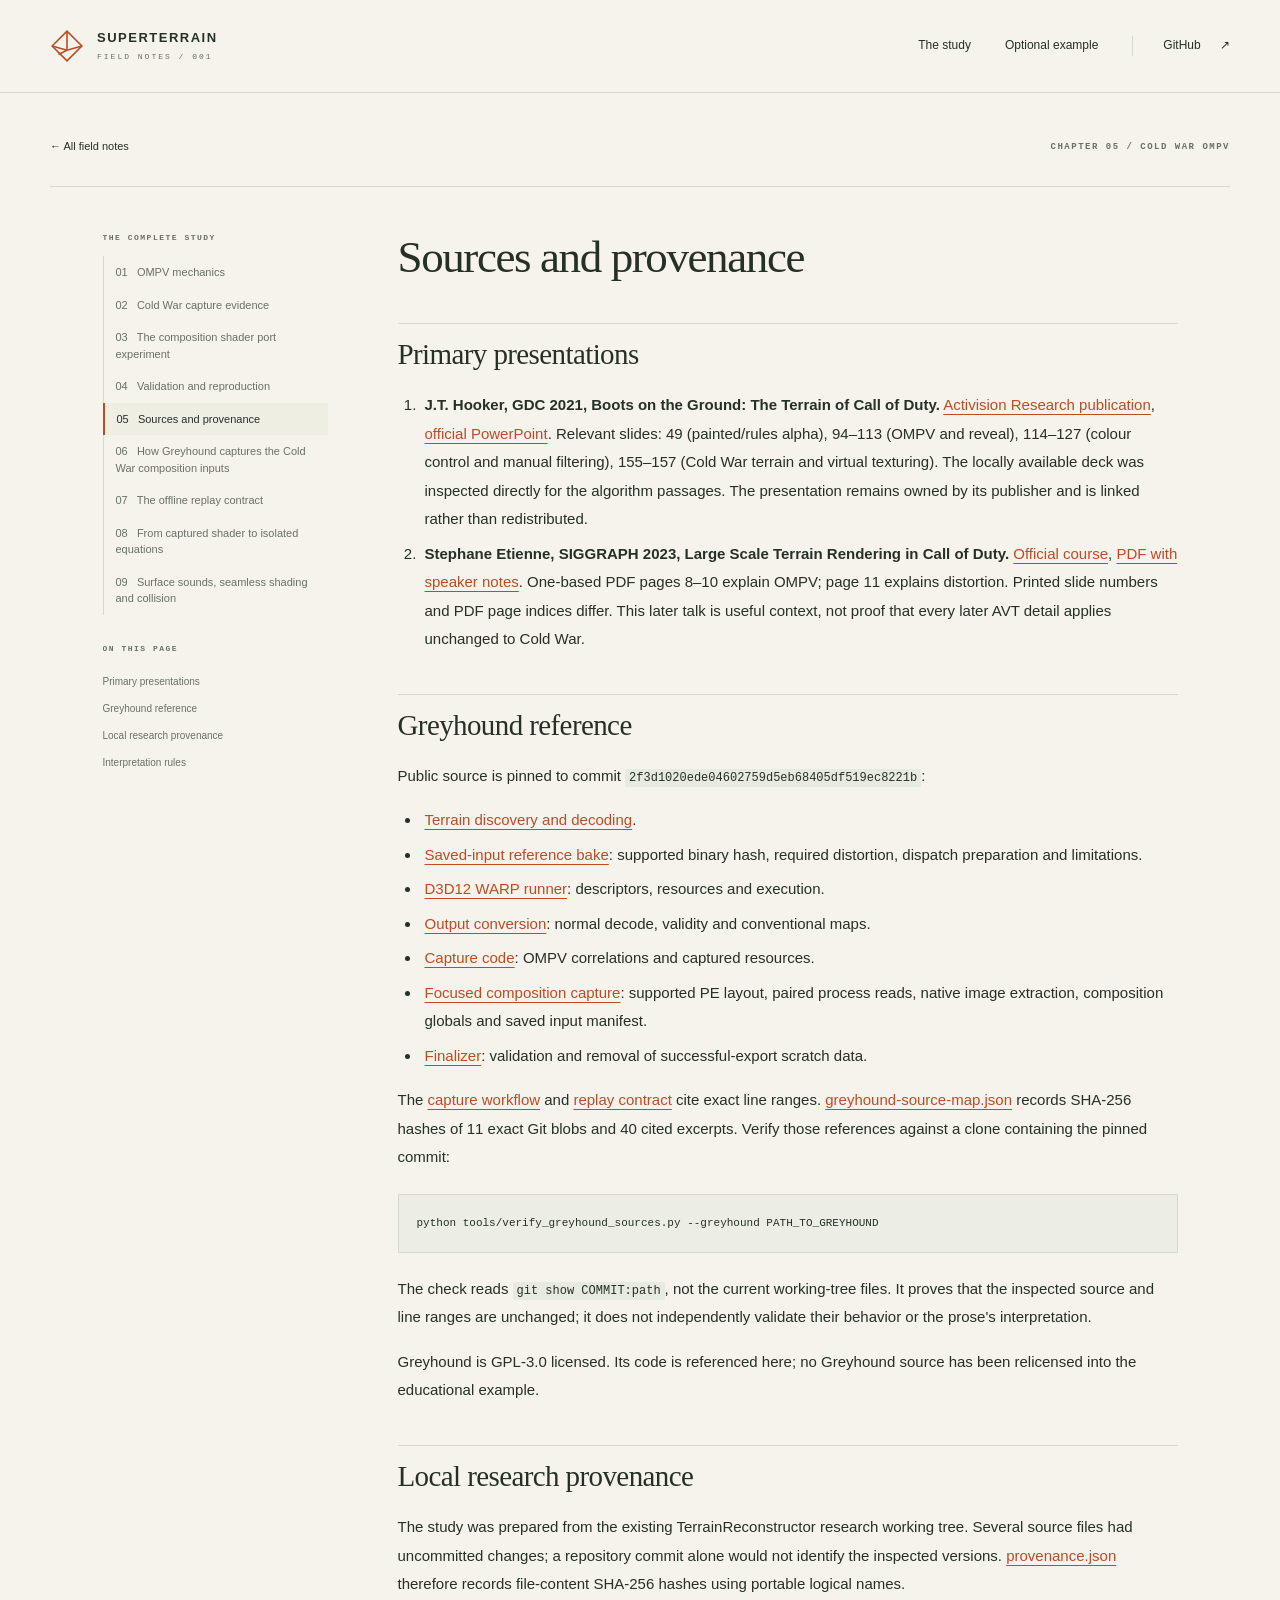
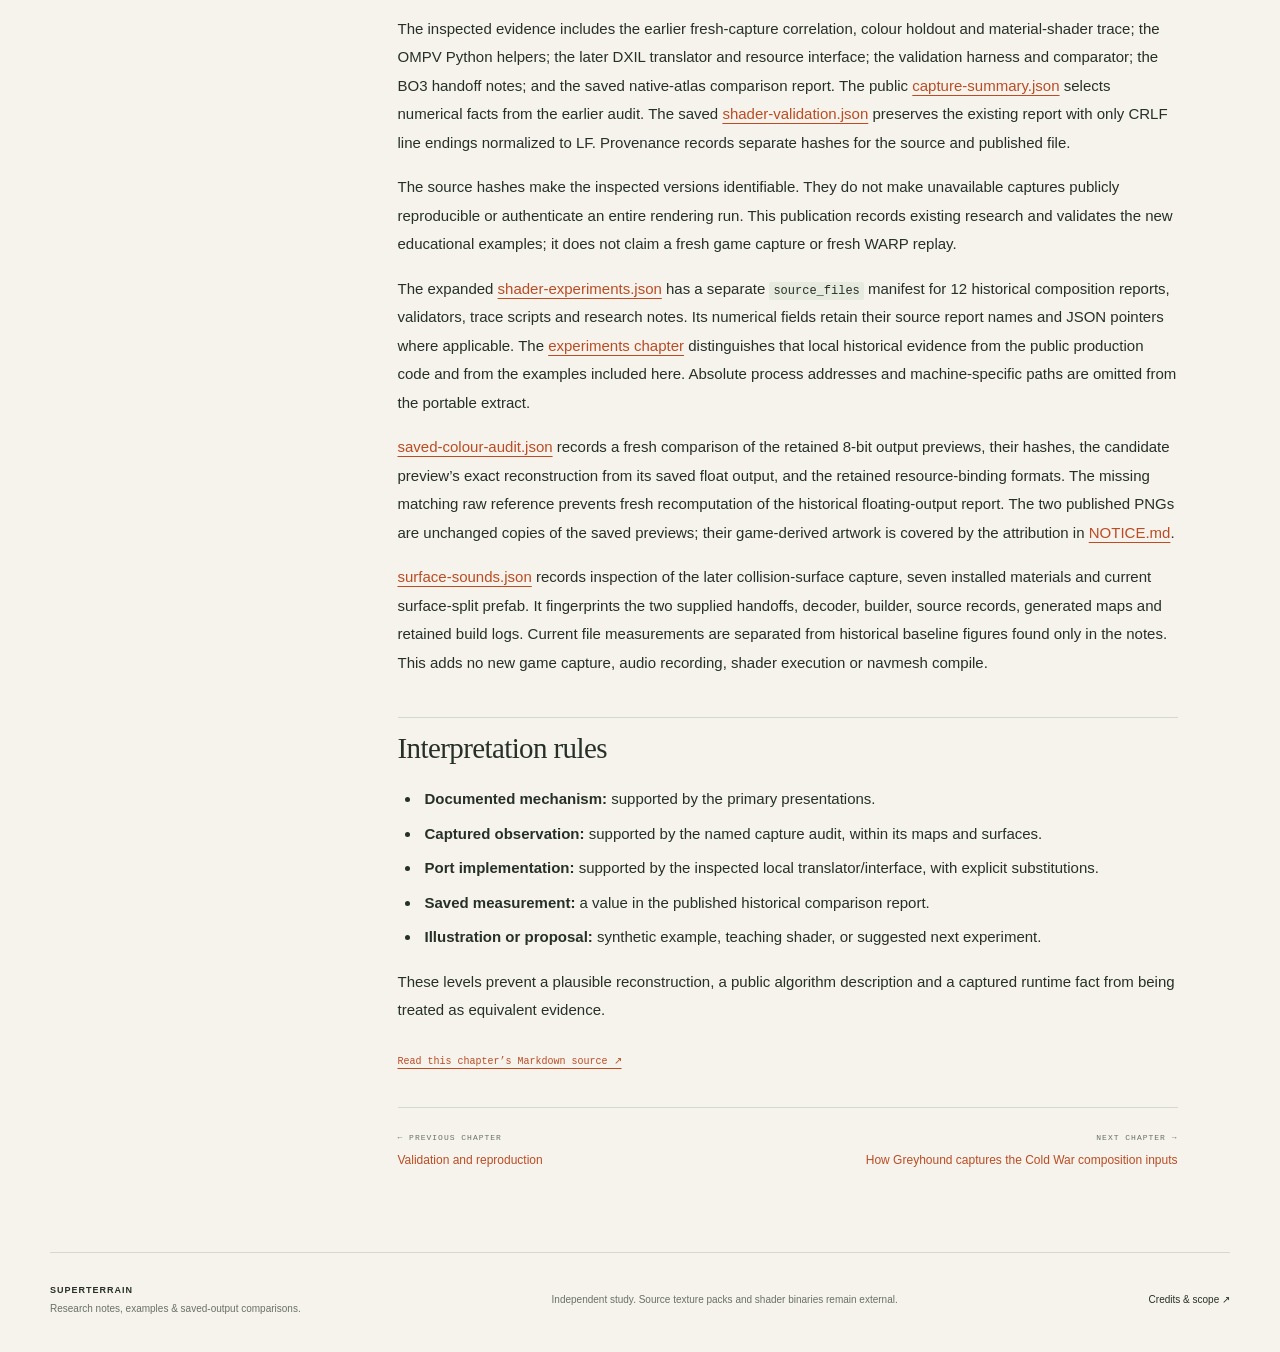
<file: site/chapters/05-sources.html>
<!doctype html>
<html lang="en"><head><meta charset="utf-8"><meta name="viewport" content="width=device-width, initial-scale=1"><meta name="theme-color" content="#f5f3ec"><meta name="description" content="Sources and provenance — the Cold War OMPV research study, with source references and explicit evidence boundaries."><title>Sources and provenance — Cold War OMPV</title><link rel="icon" href="../assets/mark.svg" type="image/svg+xml"><link rel="stylesheet" href="../styles.css"></head>
<body><a class="skip-link" href="#article">Skip to content</a>
<header class="site-header"><a class="wordmark" href="../" aria-label="SuperTerrain Field Notes home"><svg viewBox="0 0 32 32" aria-hidden="true"><path d="M2 16 16 2l14 14-14 14Z"/><path d="m2 16 14 4 14-4M16 2v18l-8 4"/></svg><span>SUPERTERRAIN<small>FIELD NOTES / 001</small></span></a><nav aria-label="Main navigation"><a href="../#study">The study</a><a href="../#explorer">Optional example</a><a class="nav-repo" href="https://github.com/Kxboo/cold-war-ompv-study">GitHub <span aria-hidden="true">↗</span></a></nav></header>
<div class="reader-header wrap"><a href="../#study">← All field notes</a><p class="eyebrow">CHAPTER 05 / COLD WAR OMPV</p></div>
<main class="reader-layout wrap"><aside class="reader-sidebar" aria-label="Study navigation"><p class="eyebrow">THE COMPLETE STUDY</p><nav aria-label="Chapters"><a href="01-ompv-mechanics.html">01 &nbsp; OMPV mechanics</a><a href="02-cold-war-evidence.html">02 &nbsp; Cold War capture evidence</a><a href="03-shader-port.html">03 &nbsp; The composition shader port experiment</a><a href="04-validation.html">04 &nbsp; Validation and reproduction</a><a href="05-sources.html" aria-current="page">05 &nbsp; Sources and provenance</a><a href="06-capture-workflow.html">06 &nbsp; How Greyhound captures the Cold War composition inputs</a><a href="07-replay-contract.html">07 &nbsp; The offline replay contract</a><a href="08-shader-experiments.html">08 &nbsp; From captured shader to isolated equations</a><a href="09-surface-sounds.html">09 &nbsp; Surface sounds, seamless shading and collision</a></nav><div class="toc"><p class="eyebrow">ON THIS PAGE</p><nav aria-label="On this page"><a href="#primary-presentations">Primary presentations</a><a href="#greyhound-reference">Greyhound reference</a><a href="#local-research-provenance">Local research provenance</a><a href="#interpretation-rules">Interpretation rules</a></nav></div><details class="reader-mobile-nav"><summary>Chapters &amp; this page</summary><nav aria-label="Mobile chapters"><a href="01-ompv-mechanics.html">01 &nbsp; OMPV mechanics</a><a href="02-cold-war-evidence.html">02 &nbsp; Cold War capture evidence</a><a href="03-shader-port.html">03 &nbsp; The composition shader port experiment</a><a href="04-validation.html">04 &nbsp; Validation and reproduction</a><a href="05-sources.html" aria-current="page">05 &nbsp; Sources and provenance</a><a href="06-capture-workflow.html">06 &nbsp; How Greyhound captures the Cold War composition inputs</a><a href="07-replay-contract.html">07 &nbsp; The offline replay contract</a><a href="08-shader-experiments.html">08 &nbsp; From captured shader to isolated equations</a><a href="09-surface-sounds.html">09 &nbsp; Surface sounds, seamless shading and collision</a></nav><div class="toc"><nav aria-label="Mobile page contents"><a href="#primary-presentations">Primary presentations</a><a href="#greyhound-reference">Greyhound reference</a><a href="#local-research-provenance">Local research provenance</a><a href="#interpretation-rules">Interpretation rules</a></nav></div></details></aside>
<article id="article" class="article-body"><h1 id="sources-and-provenance">Sources and provenance</h1>
<h2 id="primary-presentations">Primary presentations</h2>
<ol>
<li><strong>J.T. Hooker, GDC 2021, Boots on the Ground: The Terrain of Call of Duty.</strong> <a href="https://research.activision.com/publications/2021/09/boots-on-the-ground--the-terrain-of-call-of-duty">Activision Research publication</a>, <a href="https://www.activision.com/cdn/research/GDC21_Terrain_of_CoD.pptx">official PowerPoint</a>. Relevant slides: 49 (painted/rules alpha), 94–113 (OMPV and reveal), 114–127 (colour control and manual filtering), 155–157 (Cold War terrain and virtual texturing). The locally available deck was inspected directly for the algorithm passages. The presentation remains owned by its publisher and is linked rather than redistributed.</li>
<li><strong>Stephane Etienne, SIGGRAPH 2023, Large Scale Terrain Rendering in Call of Duty.</strong> <a href="https://advances.realtimerendering.com/s2023/index.html">Official course</a>, <a href="https://advances.realtimerendering.com/s2023/Etienne%28ATVI%29-Large%20Scale%20Terrain%20Rendering%20with%20notes%20%28Advances%202023%29.pdf">PDF with speaker notes</a>. One-based PDF pages 8–10 explain OMPV; page 11 explains distortion. Printed slide numbers and PDF page indices differ. This later talk is useful context, not proof that every later AVT detail applies unchanged to Cold War.</li>
</ol>
<h2 id="greyhound-reference">Greyhound reference</h2>
<p>Public source is pinned to commit <code>2f3d1020ede04602759d5eb68405df519ec8221b</code>:</p>
<ul>
<li><a href="https://github.com/Kxboo/Greyhound/blob/2f3d1020ede04602759d5eb68405df519ec8221b/docs/cw-terrain.md">Terrain discovery and decoding</a>.</li>
<li><a href="https://github.com/Kxboo/Greyhound/blob/2f3d1020ede04602759d5eb68405df519ec8221b/tools/cold_war/terrain/bake.py">Saved-input reference bake</a>: supported binary hash, required distortion, dispatch preparation and limitations.</li>
<li><a href="https://github.com/Kxboo/Greyhound/blob/2f3d1020ede04602759d5eb68405df519ec8221b/tools/cold_war/terrain/run_composition.cpp">D3D12 WARP runner</a>: descriptors, resources and execution.</li>
<li><a href="https://github.com/Kxboo/Greyhound/blob/2f3d1020ede04602759d5eb68405df519ec8221b/tools/cold_war/terrain/output_maps.py">Output conversion</a>: normal decode, validity and conventional maps.</li>
<li><a href="https://github.com/Kxboo/Greyhound/blob/2f3d1020ede04602759d5eb68405df519ec8221b/src/WraithXCOD/WraithXCOD/assets/CoDAssets.cpp">Capture code</a>: OMPV correlations and captured resources.</li>
<li><a href="https://github.com/Kxboo/Greyhound/blob/2f3d1020ede04602759d5eb68405df519ec8221b/src/WraithXCOD/WraithXCOD/games/cold_war/terrain/CWTerrainBake.h">Focused composition capture</a>: supported PE layout, paired process reads, native image extraction, composition globals and saved input manifest.</li>
<li><a href="https://github.com/Kxboo/Greyhound/blob/2f3d1020ede04602759d5eb68405df519ec8221b/tools/cold_war/terrain/finalize.py">Finalizer</a>: validation and removal of successful-export scratch data.</li>
</ul>
<p>The <a href="06-capture-workflow.html">capture workflow</a> and <a href="07-replay-contract.html">replay contract</a> cite exact line ranges. <a href="../data/greyhound-source-map.json">greyhound-source-map.json</a> records SHA-256 hashes of 11 exact Git blobs and 40 cited excerpts. Verify those references against a clone containing the pinned commit:</p>
<pre class="code-block"><code>python tools/verify_greyhound_sources.py --greyhound PATH_TO_GREYHOUND</code></pre>
<p>The check reads <code>git show COMMIT:path</code>, not the current working-tree files. It proves that the inspected source and line ranges are unchanged; it does not independently validate their behavior or the prose&#x27;s interpretation.</p>
<p>Greyhound is GPL-3.0 licensed. Its code is referenced here; no Greyhound source has been relicensed into the educational example.</p>
<h2 id="local-research-provenance">Local research provenance</h2>
<p>The study was prepared from the existing TerrainReconstructor research working tree. Several source files had uncommitted changes; a repository commit alone would not identify the inspected versions. <a href="../data/provenance.json">provenance.json</a> therefore records file-content SHA-256 hashes using portable logical names.</p>
<p>The inspected evidence includes the earlier fresh-capture correlation, colour holdout and material-shader trace; the OMPV Python helpers; the later DXIL translator and resource interface; the validation harness and comparator; the BO3 handoff notes; and the saved native-atlas comparison report. The public <a href="../data/capture-summary.json">capture-summary.json</a> selects numerical facts from the earlier audit. The saved <a href="../data/shader-validation.json">shader-validation.json</a> preserves the existing report with only CRLF line endings normalized to LF. Provenance records separate hashes for the source and published file.</p>
<p>The source hashes make the inspected versions identifiable. They do not make unavailable captures publicly reproducible or authenticate an entire rendering run. This publication records existing research and validates the new educational examples; it does not claim a fresh game capture or fresh WARP replay.</p>
<p>The expanded <a href="../data/shader-experiments.json">shader-experiments.json</a> has a separate <code>source_files</code> manifest for 12 historical composition reports, validators, trace scripts and research notes. Its numerical fields retain their source report names and JSON pointers where applicable. The <a href="08-shader-experiments.html">experiments chapter</a> distinguishes that local historical evidence from the public production code and from the examples included here. Absolute process addresses and machine-specific paths are omitted from the portable extract.</p>
<p><a href="../data/saved-colour-audit.json">saved-colour-audit.json</a> records a fresh comparison of the retained 8-bit output previews, their hashes, the candidate preview’s exact reconstruction from its saved float output, and the retained resource-binding formats. The missing matching raw reference prevents fresh recomputation of the historical floating-output report. The two published PNGs are unchanged copies of the saved previews; their game-derived artwork is covered by the attribution in <a href="https://github.com/Kxboo/cold-war-ompv-study/blob/main/NOTICE.md">NOTICE.md</a>.</p>
<p><a href="../data/surface-sounds.json">surface-sounds.json</a> records inspection of the later collision-surface capture, seven installed materials and current surface-split prefab. It fingerprints the two supplied handoffs, decoder, builder, source records, generated maps and retained build logs. Current file measurements are separated from historical baseline figures found only in the notes. This adds no new game capture, audio recording, shader execution or navmesh compile.</p>
<h2 id="interpretation-rules">Interpretation rules</h2>
<ul>
<li><strong>Documented mechanism:</strong> supported by the primary presentations.</li>
<li><strong>Captured observation:</strong> supported by the named capture audit, within its maps and surfaces.</li>
<li><strong>Port implementation:</strong> supported by the inspected local translator/interface, with explicit substitutions.</li>
<li><strong>Saved measurement:</strong> a value in the published historical comparison report.</li>
<li><strong>Illustration or proposal:</strong> synthetic example, teaching shader, or suggested next experiment.</li>
</ul>
<p>These levels prevent a plausible reconstruction, a public algorithm description and a captured runtime fact from being treated as equivalent evidence.</p><a class="source-link" href="https://github.com/Kxboo/cold-war-ompv-study/blob/main/docs/05-sources.md">Read this chapter’s Markdown source ↗</a><nav class="chapter-pager" aria-label="Adjacent chapters"><a href="04-validation.html"><span>← PREVIOUS CHAPTER</span>Validation and reproduction</a><a href="06-capture-workflow.html"><span>NEXT CHAPTER →</span>How Greyhound captures the Cold War composition inputs</a></nav></article></main>
<footer class="site-footer wrap"><div><strong>SUPERTERRAIN</strong><span>Research notes, examples &amp; saved-output comparisons.</span></div><p>Independent study. Source texture packs and shader binaries remain external.</p><a href="https://github.com/Kxboo/cold-war-ompv-study/blob/main/NOTICE.md">Credits &amp; scope ↗</a></footer></body></html>
</file>
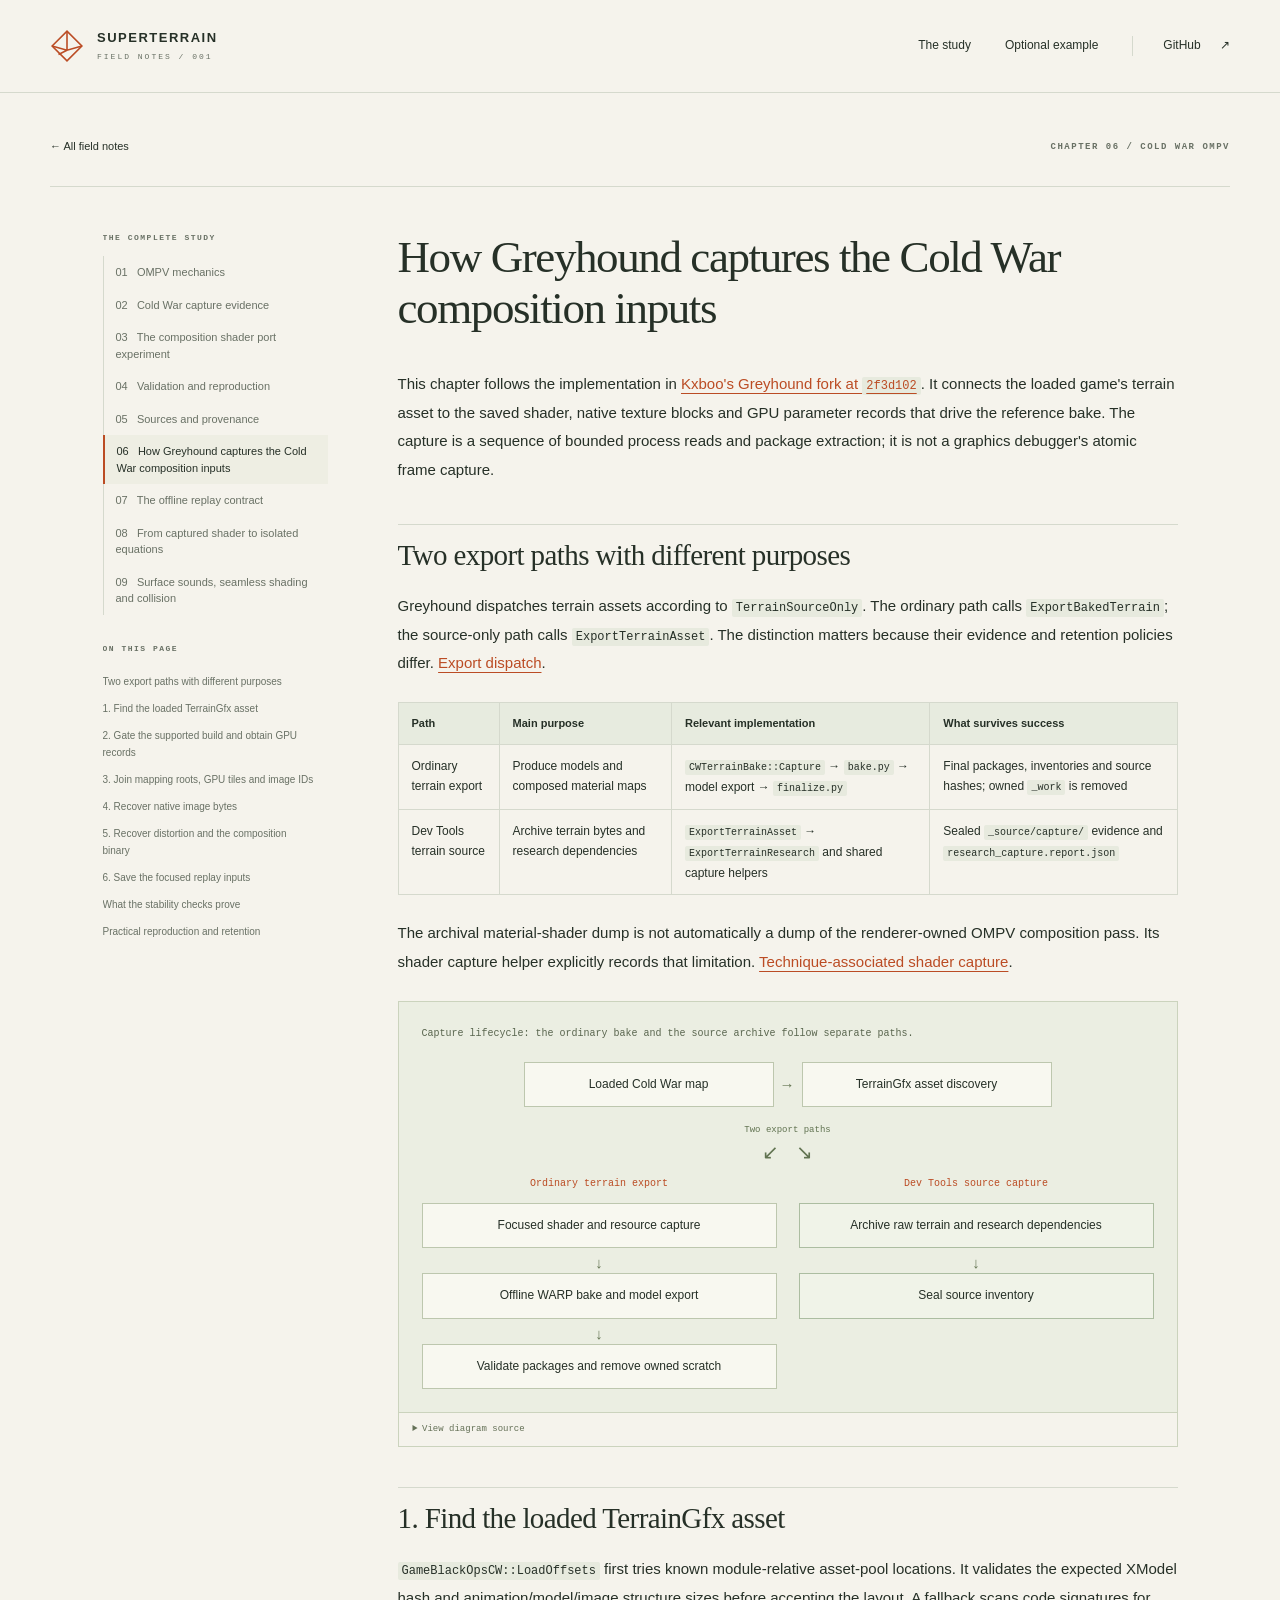
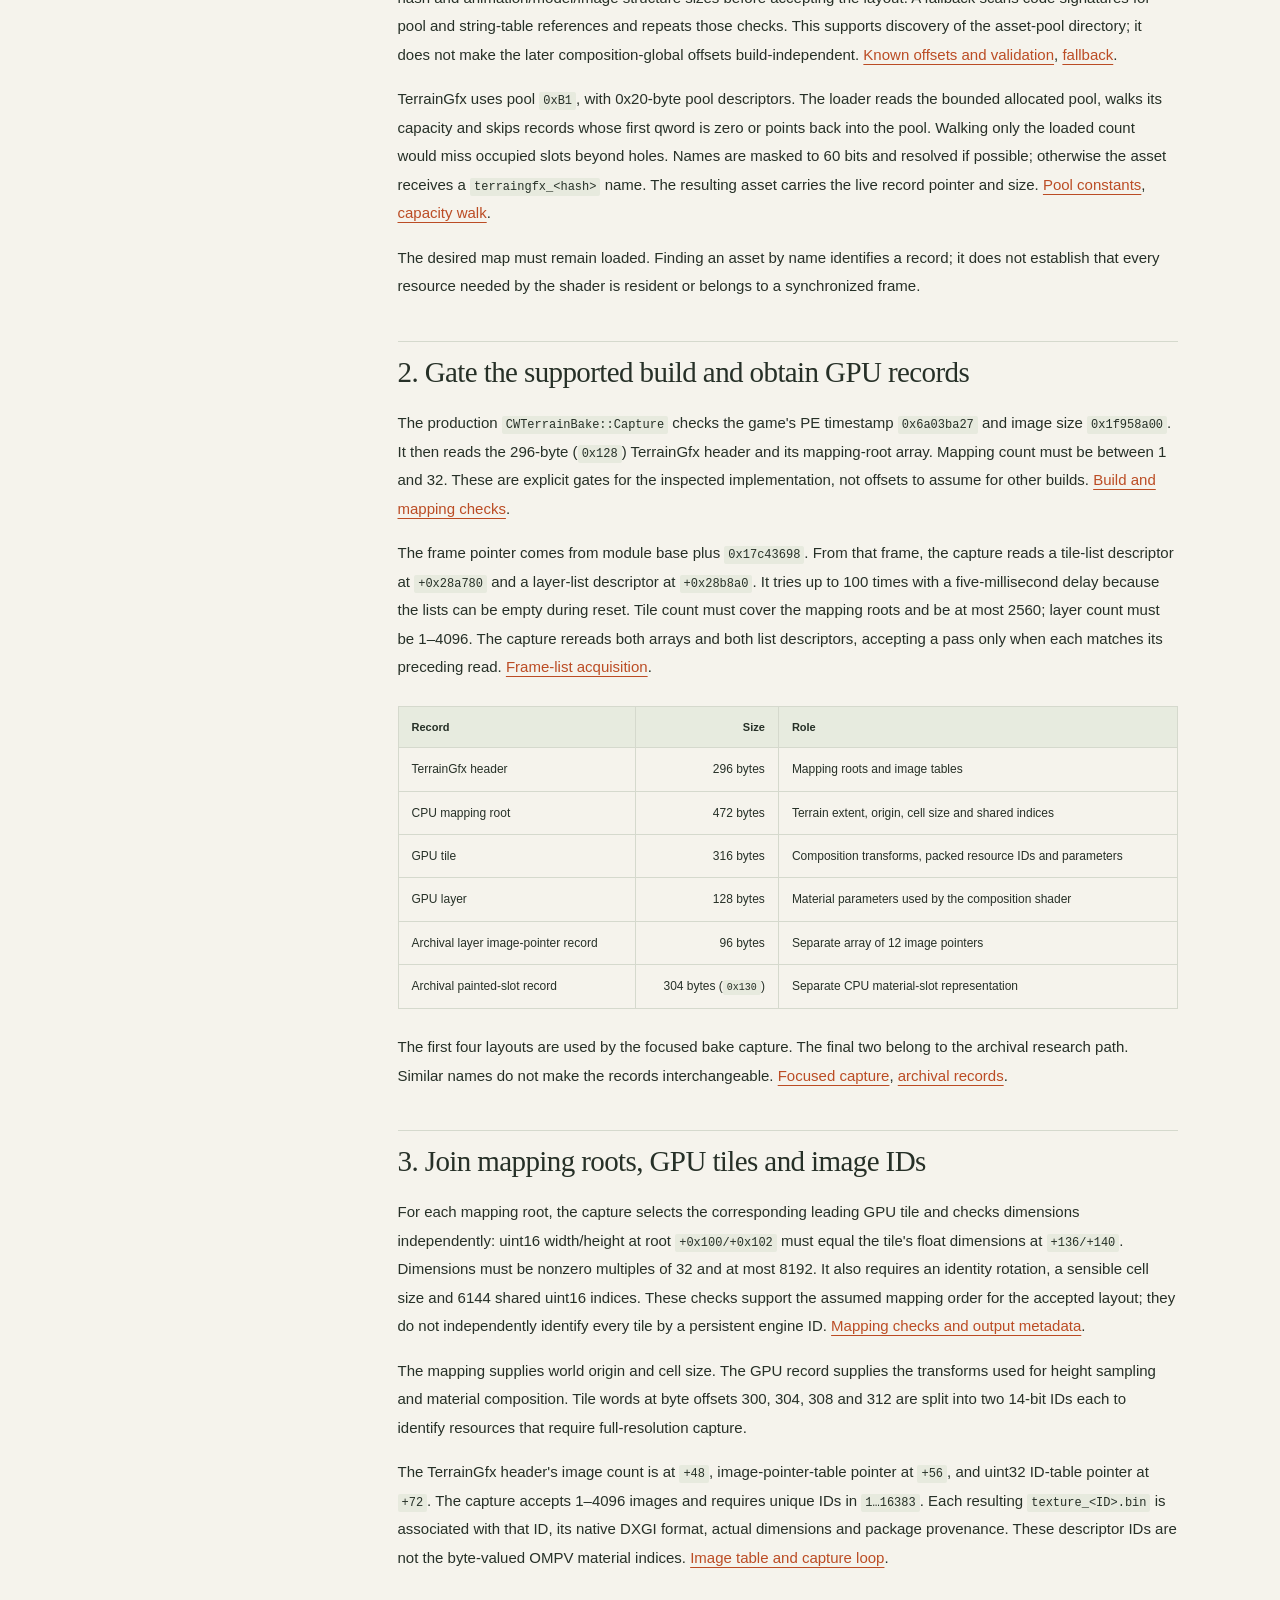
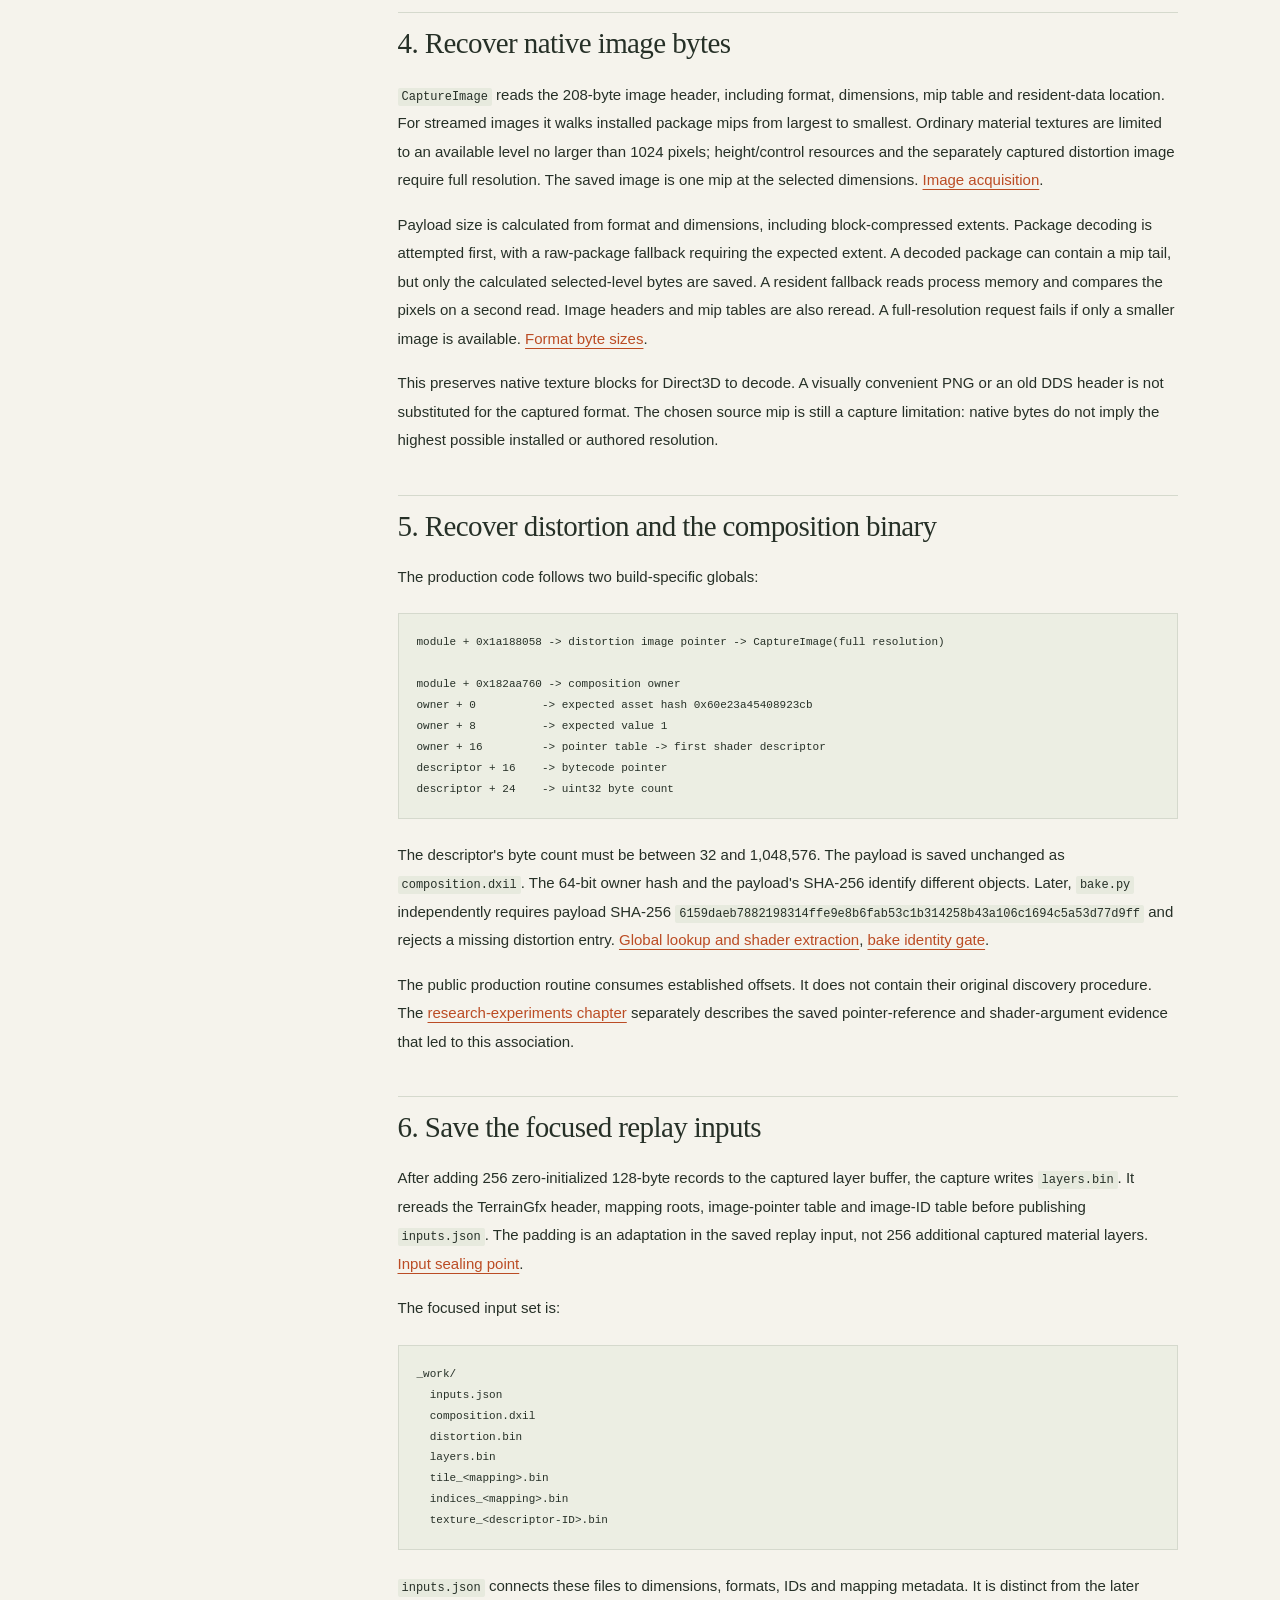
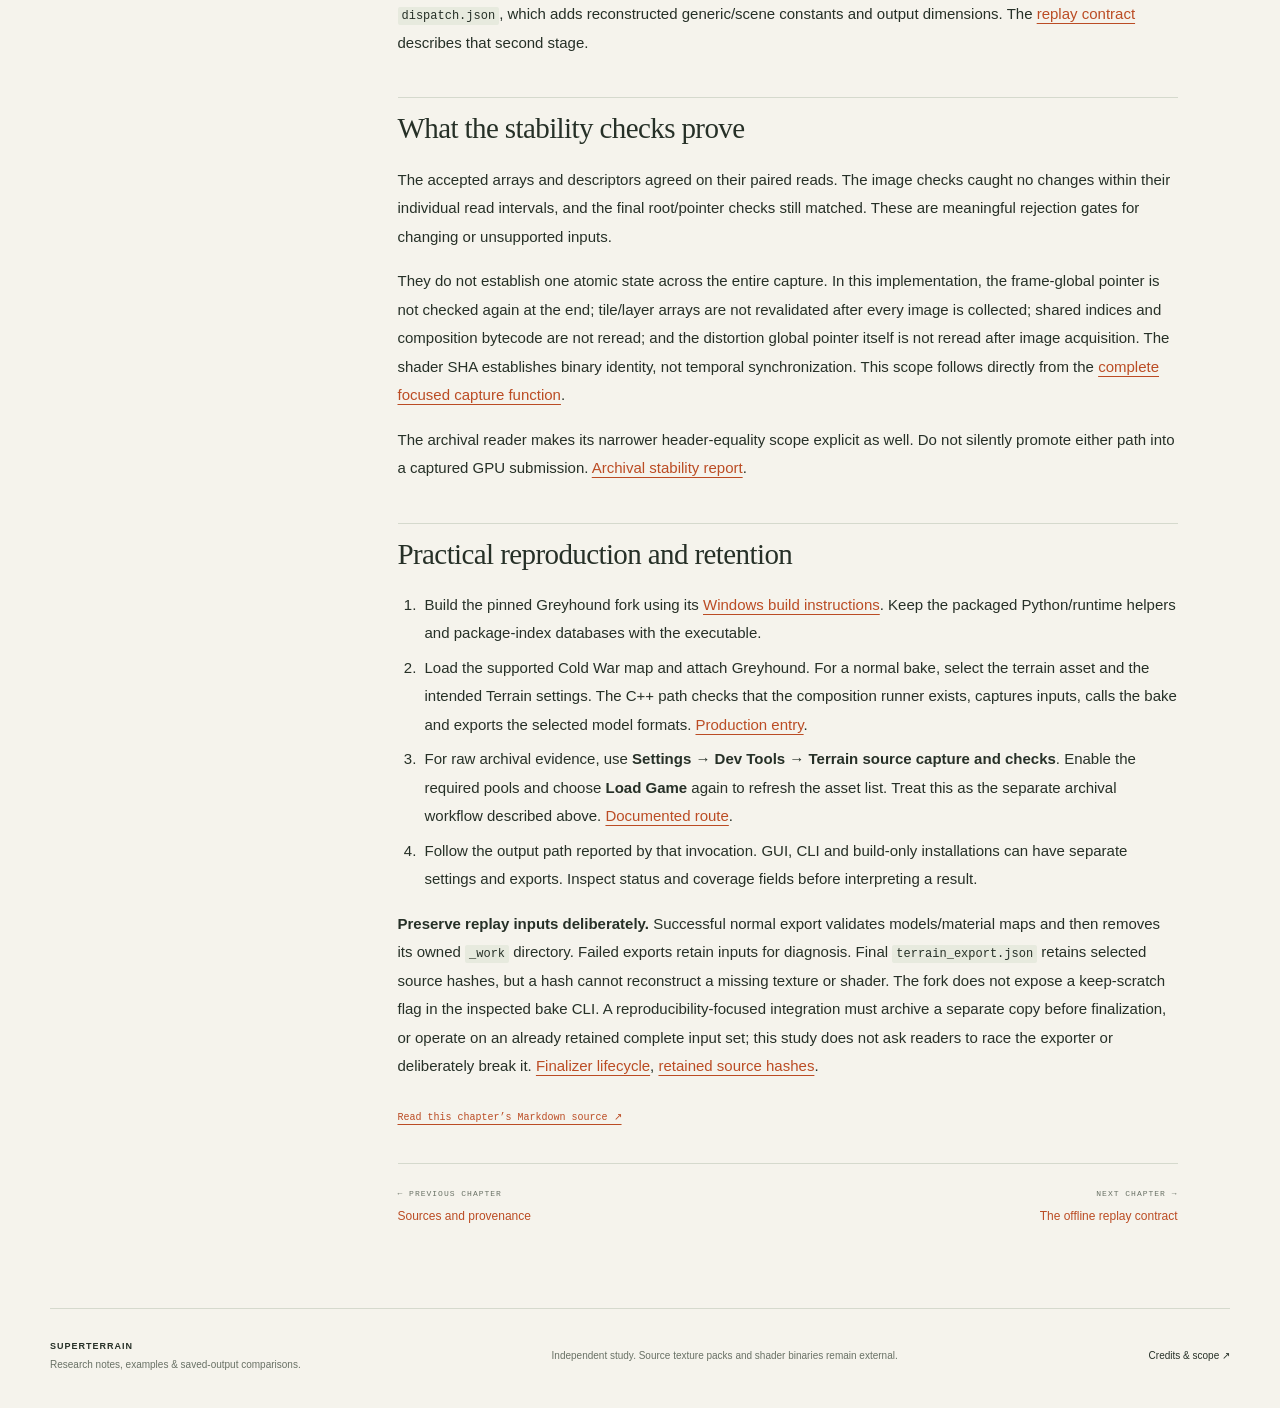
<file: site/chapters/06-capture-workflow.html>
<!doctype html>
<html lang="en"><head><meta charset="utf-8"><meta name="viewport" content="width=device-width, initial-scale=1"><meta name="theme-color" content="#f5f3ec"><meta name="description" content="How Greyhound captures the Cold War composition inputs — the Cold War OMPV research study, with source references and explicit evidence boundaries."><title>How Greyhound captures the Cold War composition inputs — Cold War OMPV</title><link rel="icon" href="../assets/mark.svg" type="image/svg+xml"><link rel="stylesheet" href="../styles.css"></head>
<body><a class="skip-link" href="#article">Skip to content</a>
<header class="site-header"><a class="wordmark" href="../" aria-label="SuperTerrain Field Notes home"><svg viewBox="0 0 32 32" aria-hidden="true"><path d="M2 16 16 2l14 14-14 14Z"/><path d="m2 16 14 4 14-4M16 2v18l-8 4"/></svg><span>SUPERTERRAIN<small>FIELD NOTES / 001</small></span></a><nav aria-label="Main navigation"><a href="../#study">The study</a><a href="../#explorer">Optional example</a><a class="nav-repo" href="https://github.com/Kxboo/cold-war-ompv-study">GitHub <span aria-hidden="true">↗</span></a></nav></header>
<div class="reader-header wrap"><a href="../#study">← All field notes</a><p class="eyebrow">CHAPTER 06 / COLD WAR OMPV</p></div>
<main class="reader-layout wrap"><aside class="reader-sidebar" aria-label="Study navigation"><p class="eyebrow">THE COMPLETE STUDY</p><nav aria-label="Chapters"><a href="01-ompv-mechanics.html">01 &nbsp; OMPV mechanics</a><a href="02-cold-war-evidence.html">02 &nbsp; Cold War capture evidence</a><a href="03-shader-port.html">03 &nbsp; The composition shader port experiment</a><a href="04-validation.html">04 &nbsp; Validation and reproduction</a><a href="05-sources.html">05 &nbsp; Sources and provenance</a><a href="06-capture-workflow.html" aria-current="page">06 &nbsp; How Greyhound captures the Cold War composition inputs</a><a href="07-replay-contract.html">07 &nbsp; The offline replay contract</a><a href="08-shader-experiments.html">08 &nbsp; From captured shader to isolated equations</a><a href="09-surface-sounds.html">09 &nbsp; Surface sounds, seamless shading and collision</a></nav><div class="toc"><p class="eyebrow">ON THIS PAGE</p><nav aria-label="On this page"><a href="#two-export-paths-with-different-purposes">Two export paths with different purposes</a><a href="#1-find-the-loaded-terraingfx-asset">1. Find the loaded TerrainGfx asset</a><a href="#2-gate-the-supported-build-and-obtain-gpu-records">2. Gate the supported build and obtain GPU records</a><a href="#3-join-mapping-roots-gpu-tiles-and-image-ids">3. Join mapping roots, GPU tiles and image IDs</a><a href="#4-recover-native-image-bytes">4. Recover native image bytes</a><a href="#5-recover-distortion-and-the-composition-binary">5. Recover distortion and the composition binary</a><a href="#6-save-the-focused-replay-inputs">6. Save the focused replay inputs</a><a href="#what-the-stability-checks-prove">What the stability checks prove</a><a href="#practical-reproduction-and-retention">Practical reproduction and retention</a></nav></div><details class="reader-mobile-nav"><summary>Chapters &amp; this page</summary><nav aria-label="Mobile chapters"><a href="01-ompv-mechanics.html">01 &nbsp; OMPV mechanics</a><a href="02-cold-war-evidence.html">02 &nbsp; Cold War capture evidence</a><a href="03-shader-port.html">03 &nbsp; The composition shader port experiment</a><a href="04-validation.html">04 &nbsp; Validation and reproduction</a><a href="05-sources.html">05 &nbsp; Sources and provenance</a><a href="06-capture-workflow.html" aria-current="page">06 &nbsp; How Greyhound captures the Cold War composition inputs</a><a href="07-replay-contract.html">07 &nbsp; The offline replay contract</a><a href="08-shader-experiments.html">08 &nbsp; From captured shader to isolated equations</a><a href="09-surface-sounds.html">09 &nbsp; Surface sounds, seamless shading and collision</a></nav><div class="toc"><nav aria-label="Mobile page contents"><a href="#two-export-paths-with-different-purposes">Two export paths with different purposes</a><a href="#1-find-the-loaded-terraingfx-asset">1. Find the loaded TerrainGfx asset</a><a href="#2-gate-the-supported-build-and-obtain-gpu-records">2. Gate the supported build and obtain GPU records</a><a href="#3-join-mapping-roots-gpu-tiles-and-image-ids">3. Join mapping roots, GPU tiles and image IDs</a><a href="#4-recover-native-image-bytes">4. Recover native image bytes</a><a href="#5-recover-distortion-and-the-composition-binary">5. Recover distortion and the composition binary</a><a href="#6-save-the-focused-replay-inputs">6. Save the focused replay inputs</a><a href="#what-the-stability-checks-prove">What the stability checks prove</a><a href="#practical-reproduction-and-retention">Practical reproduction and retention</a></nav></div></details></aside>
<article id="article" class="article-body"><h1 id="how-greyhound-captures-the-cold-war-composition-inputs">How Greyhound captures the Cold War composition inputs</h1>
<p>This chapter follows the implementation in <a href="https://github.com/Kxboo/Greyhound/tree/2f3d1020ede04602759d5eb68405df519ec8221b">Kxboo&#x27;s Greyhound fork at <code>2f3d102</code></a>. It connects the loaded game&#x27;s terrain asset to the saved shader, native texture blocks and GPU parameter records that drive the reference bake. The capture is a sequence of bounded process reads and package extraction; it is not a graphics debugger&#x27;s atomic frame capture.</p>
<h2 id="two-export-paths-with-different-purposes">Two export paths with different purposes</h2>
<p>Greyhound dispatches terrain assets according to <code>TerrainSourceOnly</code>. The ordinary path calls <code>ExportBakedTerrain</code>; the source-only path calls <code>ExportTerrainAsset</code>. The distinction matters because their evidence and retention policies differ. <a href="https://github.com/Kxboo/Greyhound/blob/2f3d1020ede04602759d5eb68405df519ec8221b/src/WraithXCOD/WraithXCOD/assets/CoDAssets.cpp#L1340-L1343">Export dispatch</a>.</p>
<div class="table-scroll"><table><thead><tr>
<th scope="col">Path</th>
<th scope="col">Main purpose</th>
<th scope="col">Relevant implementation</th>
<th scope="col">What survives success</th>
</tr></thead><tbody>
<tr>
<td>Ordinary terrain export</td>
<td>Produce models and composed material maps</td>
<td><code>CWTerrainBake::Capture</code> → <code>bake.py</code> → model export → <code>finalize.py</code></td>
<td>Final packages, inventories and source hashes; owned <code>_work</code> is removed</td>
</tr>
<tr>
<td>Dev Tools terrain source</td>
<td>Archive terrain bytes and research dependencies</td>
<td><code>ExportTerrainAsset</code> → <code>ExportTerrainResearch</code> and shared capture helpers</td>
<td>Sealed <code>_source/capture/</code> evidence and <code>research_capture.report.json</code></td>
</tr>
</tbody></table></div>
<p>The archival material-shader dump is not automatically a dump of the renderer-owned OMPV composition pass. Its shader capture helper explicitly records that limitation. <a href="https://github.com/Kxboo/Greyhound/blob/2f3d1020ede04602759d5eb68405df519ec8221b/src/WraithXCOD/WraithXCOD/assets/TerrainResearchCapture.h#L351-L374">Technique-associated shader capture</a>.</p>
<figure class="flow-diagram"><figcaption>Capture lifecycle: the ordinary bake and the source archive follow separate paths.</figcaption><ol class="flow-entry"><li><span class="flow-node">Loaded Cold War map</span></li><li><span class="flow-node">TerrainGfx asset discovery</span></li></ol><div class="flow-fork-label">Two export paths <span aria-hidden="true">↙ &nbsp; ↘</span></div><div class="flow-branches"><section class="flow-branch"><h4>Ordinary terrain export</h4><ol class="flow-sequence"><li><span class="flow-node">Focused shader and resource capture</span></li><li><span class="flow-node">Offline WARP bake and model export</span></li><li><span class="flow-node">Validate packages and remove owned scratch</span></li></ol></section><section class="flow-branch archive-branch"><h4>Dev Tools source capture</h4><ol class="flow-sequence"><li><span class="flow-node">Archive raw terrain and research dependencies</span></li><li><span class="flow-node">Seal source inventory</span></li></ol></section></div></figure><details class="flow-source"><summary>View diagram source</summary><pre><code>flowchart TD
    A[Loaded Cold War map] --&gt; B[TerrainGfx asset discovery]
    B --&gt; C[Ordinary terrain export]
    B --&gt; D[Dev Tools source capture]
    C --&gt; E[Focused shader and resource capture]
    E --&gt; F[Offline WARP bake and model export]
    F --&gt; G[Validate packages and remove owned scratch]
    D --&gt; H[Archive raw terrain and research dependencies]
    H --&gt; I[Seal source inventory]</code></pre></details>
<h2 id="1-find-the-loaded-terraingfx-asset">1. Find the loaded TerrainGfx asset</h2>
<p><code>GameBlackOpsCW::LoadOffsets</code> first tries known module-relative asset-pool locations. It validates the expected XModel hash and animation/model/image structure sizes before accepting the layout. A fallback scans code signatures for pool and string-table references and repeats those checks. This supports discovery of the asset-pool directory; it does not make the later composition-global offsets build-independent. <a href="https://github.com/Kxboo/Greyhound/blob/2f3d1020ede04602759d5eb68405df519ec8221b/src/WraithXCOD/WraithXCOD/games/cold_war/reader/GameBlackOpsCW.cpp#L174-L241">Known offsets and validation</a>, <a href="https://github.com/Kxboo/Greyhound/blob/2f3d1020ede04602759d5eb68405df519ec8221b/src/WraithXCOD/WraithXCOD/games/cold_war/reader/GameBlackOpsCW.cpp#L243-L320">fallback</a>.</p>
<p>TerrainGfx uses pool <code>0xB1</code>, with 0x20-byte pool descriptors. The loader reads the bounded allocated pool, walks its capacity and skips records whose first qword is zero or points back into the pool. Walking only the loaded count would miss occupied slots beyond holes. Names are masked to 60 bits and resolved if possible; otherwise the asset receives a <code>terraingfx_&lt;hash&gt;</code> name. The resulting asset carries the live record pointer and size. <a href="https://github.com/Kxboo/Greyhound/blob/2f3d1020ede04602759d5eb68405df519ec8221b/src/WraithXCOD/WraithXCOD/games/cold_war/reader/GameBlackOpsCW.cpp#L163-L170">Pool constants</a>, <a href="https://github.com/Kxboo/Greyhound/blob/2f3d1020ede04602759d5eb68405df519ec8221b/src/WraithXCOD/WraithXCOD/games/cold_war/reader/GameBlackOpsCW.cpp#L1580-L1627">capacity walk</a>.</p>
<p>The desired map must remain loaded. Finding an asset by name identifies a record; it does not establish that every resource needed by the shader is resident or belongs to a synchronized frame.</p>
<h2 id="2-gate-the-supported-build-and-obtain-gpu-records">2. Gate the supported build and obtain GPU records</h2>
<p>The production <code>CWTerrainBake::Capture</code> checks the game&#x27;s PE timestamp <code>0x6a03ba27</code> and image size <code>0x1f958a00</code>. It then reads the 296-byte (<code>0x128</code>) TerrainGfx header and its mapping-root array. Mapping count must be between 1 and 32. These are explicit gates for the inspected implementation, not offsets to assume for other builds. <a href="https://github.com/Kxboo/Greyhound/blob/2f3d1020ede04602759d5eb68405df519ec8221b/src/WraithXCOD/WraithXCOD/games/cold_war/terrain/CWTerrainBake.h#L94-L105">Build and mapping checks</a>.</p>
<p>The frame pointer comes from module base plus <code>0x17c43698</code>. From that frame, the capture reads a tile-list descriptor at <code>+0x28a780</code> and a layer-list descriptor at <code>+0x28b8a0</code>. It tries up to 100 times with a five-millisecond delay because the lists can be empty during reset. Tile count must cover the mapping roots and be at most 2560; layer count must be 1–4096. The capture rereads both arrays and both list descriptors, accepting a pass only when each matches its preceding read. <a href="https://github.com/Kxboo/Greyhound/blob/2f3d1020ede04602759d5eb68405df519ec8221b/src/WraithXCOD/WraithXCOD/games/cold_war/terrain/CWTerrainBake.h#L106-L120">Frame-list acquisition</a>.</p>
<div class="table-scroll"><table><thead><tr>
<th scope="col">Record</th>
<th scope="col" style="text-align:right">Size</th>
<th scope="col">Role</th>
</tr></thead><tbody>
<tr>
<td>TerrainGfx header</td>
<td style="text-align:right">296 bytes</td>
<td>Mapping roots and image tables</td>
</tr>
<tr>
<td>CPU mapping root</td>
<td style="text-align:right">472 bytes</td>
<td>Terrain extent, origin, cell size and shared indices</td>
</tr>
<tr>
<td>GPU tile</td>
<td style="text-align:right">316 bytes</td>
<td>Composition transforms, packed resource IDs and parameters</td>
</tr>
<tr>
<td>GPU layer</td>
<td style="text-align:right">128 bytes</td>
<td>Material parameters used by the composition shader</td>
</tr>
<tr>
<td>Archival layer image-pointer record</td>
<td style="text-align:right">96 bytes</td>
<td>Separate array of 12 image pointers</td>
</tr>
<tr>
<td>Archival painted-slot record</td>
<td style="text-align:right">304 bytes (<code>0x130</code>)</td>
<td>Separate CPU material-slot representation</td>
</tr>
</tbody></table></div>
<p>The first four layouts are used by the focused bake capture. The final two belong to the archival research path. Similar names do not make the records interchangeable. <a href="https://github.com/Kxboo/Greyhound/blob/2f3d1020ede04602759d5eb68405df519ec8221b/src/WraithXCOD/WraithXCOD/games/cold_war/terrain/CWTerrainBake.h#L103-L142">Focused capture</a>, <a href="https://github.com/Kxboo/Greyhound/blob/2f3d1020ede04602759d5eb68405df519ec8221b/src/WraithXCOD/WraithXCOD/games/cold_war/reader/GameBlackOpsCW.cpp#L751-L774">archival records</a>.</p>
<h2 id="3-join-mapping-roots-gpu-tiles-and-image-ids">3. Join mapping roots, GPU tiles and image IDs</h2>
<p>For each mapping root, the capture selects the corresponding leading GPU tile and checks dimensions independently: uint16 width/height at root <code>+0x100/+0x102</code> must equal the tile&#x27;s float dimensions at <code>+136/+140</code>. Dimensions must be nonzero multiples of 32 and at most 8192. It also requires an identity rotation, a sensible cell size and 6144 shared uint16 indices. These checks support the assumed mapping order for the accepted layout; they do not independently identify every tile by a persistent engine ID. <a href="https://github.com/Kxboo/Greyhound/blob/2f3d1020ede04602759d5eb68405df519ec8221b/src/WraithXCOD/WraithXCOD/games/cold_war/terrain/CWTerrainBake.h#L121-L142">Mapping checks and output metadata</a>.</p>
<p>The mapping supplies world origin and cell size. The GPU record supplies the transforms used for height sampling and material composition. Tile words at byte offsets 300, 304, 308 and 312 are split into two 14-bit IDs each to identify resources that require full-resolution capture.</p>
<p>The TerrainGfx header&#x27;s image count is at <code>+48</code>, image-pointer-table pointer at <code>+56</code>, and uint32 ID-table pointer at <code>+72</code>. The capture accepts 1–4096 images and requires unique IDs in <code>1…16383</code>. Each resulting <code>texture_&lt;ID&gt;.bin</code> is associated with that ID, its native DXGI format, actual dimensions and package provenance. These descriptor IDs are not the byte-valued OMPV material indices. <a href="https://github.com/Kxboo/Greyhound/blob/2f3d1020ede04602759d5eb68405df519ec8221b/src/WraithXCOD/WraithXCOD/games/cold_war/terrain/CWTerrainBake.h#L143-L151">Image table and capture loop</a>.</p>
<h2 id="4-recover-native-image-bytes">4. Recover native image bytes</h2>
<p><code>CaptureImage</code> reads the 208-byte image header, including format, dimensions, mip table and resident-data location. For streamed images it walks installed package mips from largest to smallest. Ordinary material textures are limited to an available level no larger than 1024 pixels; height/control resources and the separately captured distortion image require full resolution. The saved image is one mip at the selected dimensions. <a href="https://github.com/Kxboo/Greyhound/blob/2f3d1020ede04602759d5eb68405df519ec8221b/src/WraithXCOD/WraithXCOD/games/cold_war/terrain/CWTerrainBake.h#L54-L92">Image acquisition</a>.</p>
<p>Payload size is calculated from format and dimensions, including block-compressed extents. Package decoding is attempted first, with a raw-package fallback requiring the expected extent. A decoded package can contain a mip tail, but only the calculated selected-level bytes are saved. A resident fallback reads process memory and compares the pixels on a second read. Image headers and mip tables are also reread. A full-resolution request fails if only a smaller image is available. <a href="https://github.com/Kxboo/Greyhound/blob/2f3d1020ede04602759d5eb68405df519ec8221b/src/WraithXCOD/WraithXCOD/games/cold_war/terrain/CWTerrainBake.h#L42-L52">Format byte sizes</a>.</p>
<p>This preserves native texture blocks for Direct3D to decode. A visually convenient PNG or an old DDS header is not substituted for the captured format. The chosen source mip is still a capture limitation: native bytes do not imply the highest possible installed or authored resolution.</p>
<h2 id="5-recover-distortion-and-the-composition-binary">5. Recover distortion and the composition binary</h2>
<p>The production code follows two build-specific globals:</p>
<pre class="code-block"><code>module + 0x1a188058 -&gt; distortion image pointer -&gt; CaptureImage(full resolution)

module + 0x182aa760 -&gt; composition owner
owner + 0          -&gt; expected asset hash 0x60e23a45408923cb
owner + 8          -&gt; expected value 1
owner + 16         -&gt; pointer table -&gt; first shader descriptor
descriptor + 16    -&gt; bytecode pointer
descriptor + 24    -&gt; uint32 byte count</code></pre>
<p>The descriptor&#x27;s byte count must be between 32 and 1,048,576. The payload is saved unchanged as <code>composition.dxil</code>. The 64-bit owner hash and the payload&#x27;s SHA-256 identify different objects. Later, <code>bake.py</code> independently requires payload SHA-256 <code>6159daeb7882198314ffe9e8b6fab53c1b314258b43a106c1694c5a53d77d9ff</code> and rejects a missing distortion entry. <a href="https://github.com/Kxboo/Greyhound/blob/2f3d1020ede04602759d5eb68405df519ec8221b/src/WraithXCOD/WraithXCOD/games/cold_war/terrain/CWTerrainBake.h#L153-L161">Global lookup and shader extraction</a>, <a href="https://github.com/Kxboo/Greyhound/blob/2f3d1020ede04602759d5eb68405df519ec8221b/tools/cold_war/terrain/bake.py#L97-L102">bake identity gate</a>.</p>
<p>The public production routine consumes established offsets. It does not contain their original discovery procedure. The <a href="08-shader-experiments.html">research-experiments chapter</a> separately describes the saved pointer-reference and shader-argument evidence that led to this association.</p>
<h2 id="6-save-the-focused-replay-inputs">6. Save the focused replay inputs</h2>
<p>After adding 256 zero-initialized 128-byte records to the captured layer buffer, the capture writes <code>layers.bin</code>. It rereads the TerrainGfx header, mapping roots, image-pointer table and image-ID table before publishing <code>inputs.json</code>. The padding is an adaptation in the saved replay input, not 256 additional captured material layers. <a href="https://github.com/Kxboo/Greyhound/blob/2f3d1020ede04602759d5eb68405df519ec8221b/src/WraithXCOD/WraithXCOD/games/cold_war/terrain/CWTerrainBake.h#L162-L167">Input sealing point</a>.</p>
<p>The focused input set is:</p>
<pre class="code-block"><code>_work/
  inputs.json
  composition.dxil
  distortion.bin
  layers.bin
  tile_&lt;mapping&gt;.bin
  indices_&lt;mapping&gt;.bin
  texture_&lt;descriptor-ID&gt;.bin</code></pre>
<p><code>inputs.json</code> connects these files to dimensions, formats, IDs and mapping metadata. It is distinct from the later <code>dispatch.json</code>, which adds reconstructed generic/scene constants and output dimensions. The <a href="07-replay-contract.html">replay contract</a> describes that second stage.</p>
<h2 id="what-the-stability-checks-prove">What the stability checks prove</h2>
<p>The accepted arrays and descriptors agreed on their paired reads. The image checks caught no changes within their individual read intervals, and the final root/pointer checks still matched. These are meaningful rejection gates for changing or unsupported inputs.</p>
<p>They do not establish one atomic state across the entire capture. In this implementation, the frame-global pointer is not checked again at the end; tile/layer arrays are not revalidated after every image is collected; shared indices and composition bytecode are not reread; and the distortion global pointer itself is not reread after image acquisition. The shader SHA establishes binary identity, not temporal synchronization. This scope follows directly from the <a href="https://github.com/Kxboo/Greyhound/blob/2f3d1020ede04602759d5eb68405df519ec8221b/src/WraithXCOD/WraithXCOD/games/cold_war/terrain/CWTerrainBake.h#L94-L167">complete focused capture function</a>.</p>
<p>The archival reader makes its narrower header-equality scope explicit as well. Do not silently promote either path into a captured GPU submission. <a href="https://github.com/Kxboo/Greyhound/blob/2f3d1020ede04602759d5eb68405df519ec8221b/src/WraithXCOD/WraithXCOD/games/cold_war/reader/GameBlackOpsCW.cpp#L879-L886">Archival stability report</a>.</p>
<h2 id="practical-reproduction-and-retention">Practical reproduction and retention</h2>
<ol>
<li>Build the pinned Greyhound fork using its <a href="https://github.com/Kxboo/Greyhound/blob/2f3d1020ede04602759d5eb68405df519ec8221b/docs/README.md#L36-L77">Windows build instructions</a>. Keep the packaged Python/runtime helpers and package-index databases with the executable.</li>
<li>Load the supported Cold War map and attach Greyhound. For a normal bake, select the terrain asset and the intended Terrain settings. The C++ path checks that the composition runner exists, captures inputs, calls the bake and exports the selected model formats. <a href="https://github.com/Kxboo/Greyhound/blob/2f3d1020ede04602759d5eb68405df519ec8221b/src/WraithXCOD/WraithXCOD/assets/CoDAssets.cpp#L2600-L2697">Production entry</a>.</li>
<li>For raw archival evidence, use <strong>Settings → Dev Tools → Terrain source capture and checks</strong>. Enable the required pools and choose <strong>Load Game</strong> again to refresh the asset list. Treat this as the separate archival workflow described above. <a href="https://github.com/Kxboo/Greyhound/blob/2f3d1020ede04602759d5eb68405df519ec8221b/docs/capture-research.md#L9-L26">Documented route</a>.</li>
<li>Follow the output path reported by that invocation. GUI, CLI and build-only installations can have separate settings and exports. Inspect status and coverage fields before interpreting a result.</li>
</ol>
<p><strong>Preserve replay inputs deliberately.</strong> Successful normal export validates models/material maps and then removes its owned <code>_work</code> directory. Failed exports retain inputs for diagnosis. Final <code>terrain_export.json</code> retains selected source hashes, but a hash cannot reconstruct a missing texture or shader. The fork does not expose a keep-scratch flag in the inspected bake CLI. A reproducibility-focused integration must archive a separate copy before finalization, or operate on an already retained complete input set; this study does not ask readers to race the exporter or deliberately break it. <a href="https://github.com/Kxboo/Greyhound/blob/2f3d1020ede04602759d5eb68405df519ec8221b/tools/cold_war/terrain/finalize.py#L8-L54">Finalizer lifecycle</a>, <a href="https://github.com/Kxboo/Greyhound/blob/2f3d1020ede04602759d5eb68405df519ec8221b/tools/cold_war/terrain/bake.py#L268-L275">retained source hashes</a>.</p><a class="source-link" href="https://github.com/Kxboo/cold-war-ompv-study/blob/main/docs/06-capture-workflow.md">Read this chapter’s Markdown source ↗</a><nav class="chapter-pager" aria-label="Adjacent chapters"><a href="05-sources.html"><span>← PREVIOUS CHAPTER</span>Sources and provenance</a><a href="07-replay-contract.html"><span>NEXT CHAPTER →</span>The offline replay contract</a></nav></article></main>
<footer class="site-footer wrap"><div><strong>SUPERTERRAIN</strong><span>Research notes, examples &amp; saved-output comparisons.</span></div><p>Independent study. Source texture packs and shader binaries remain external.</p><a href="https://github.com/Kxboo/cold-war-ompv-study/blob/main/NOTICE.md">Credits &amp; scope ↗</a></footer></body></html>
</file>
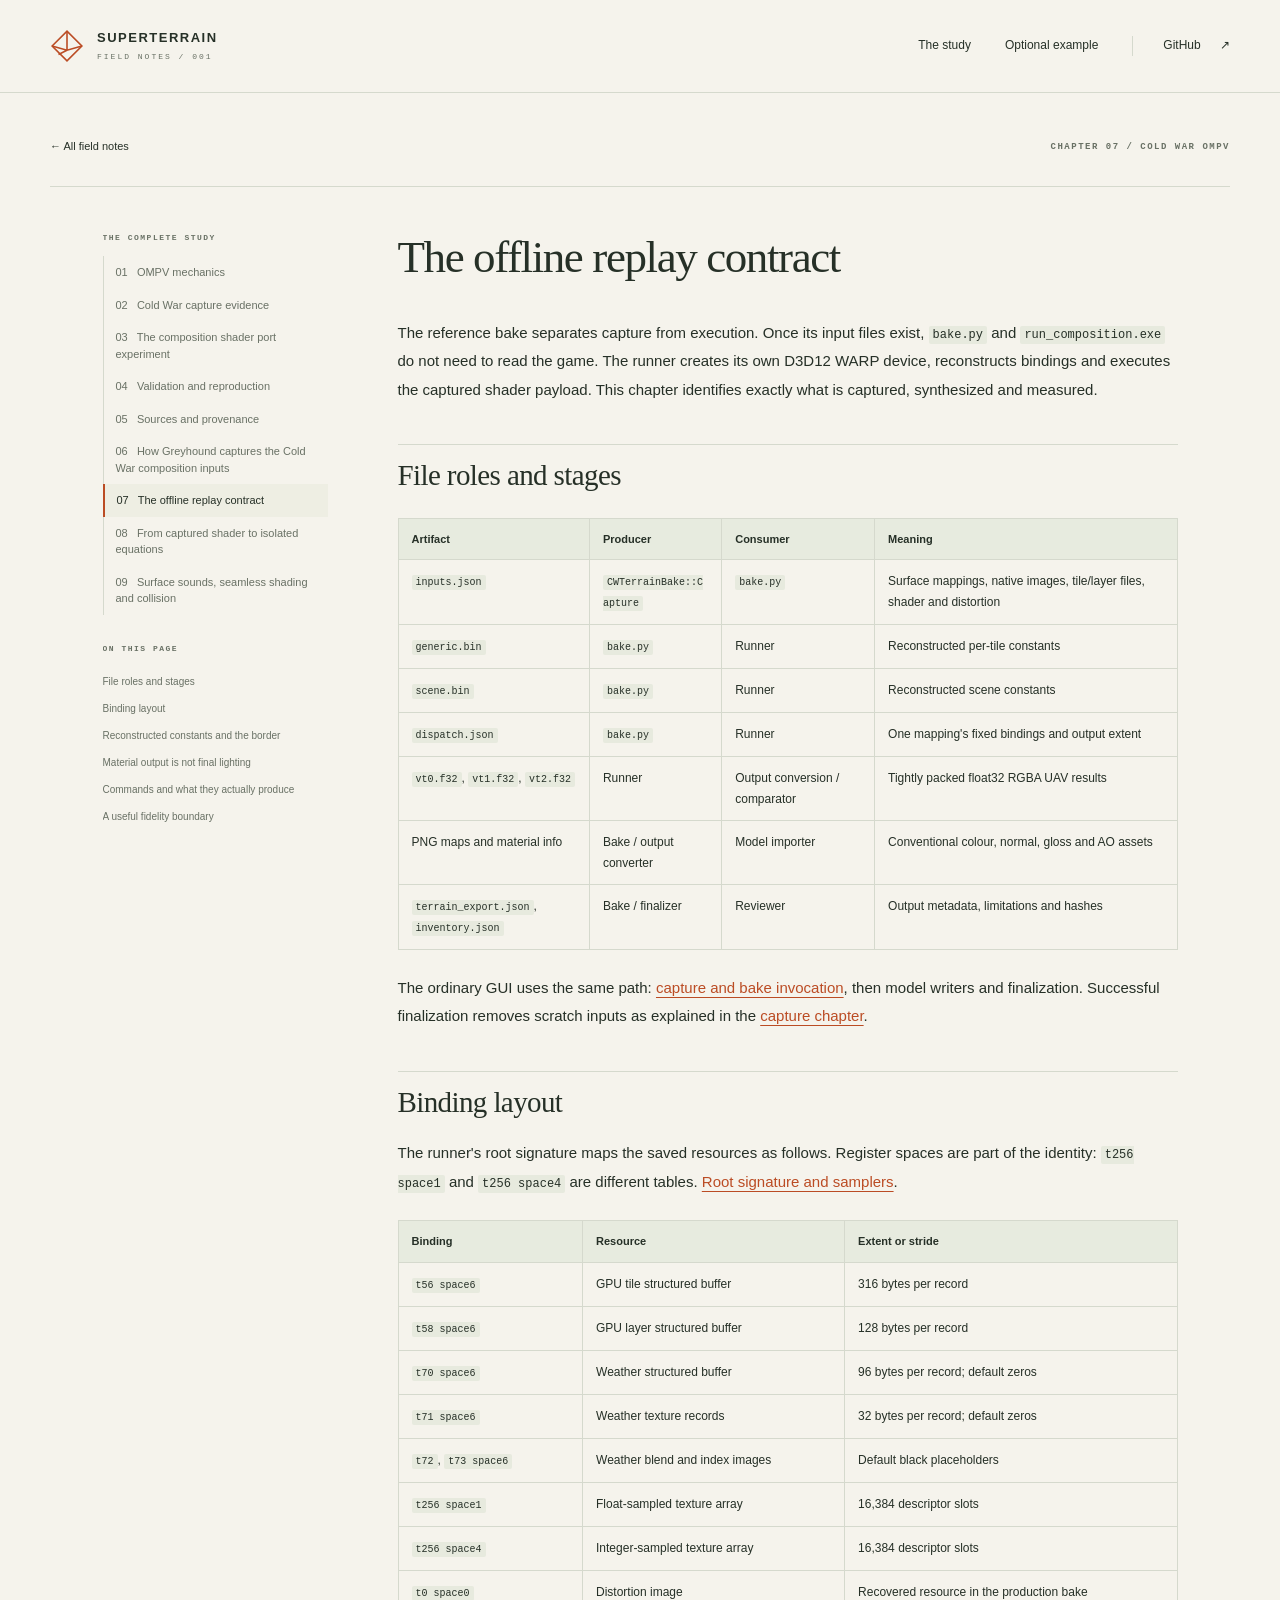
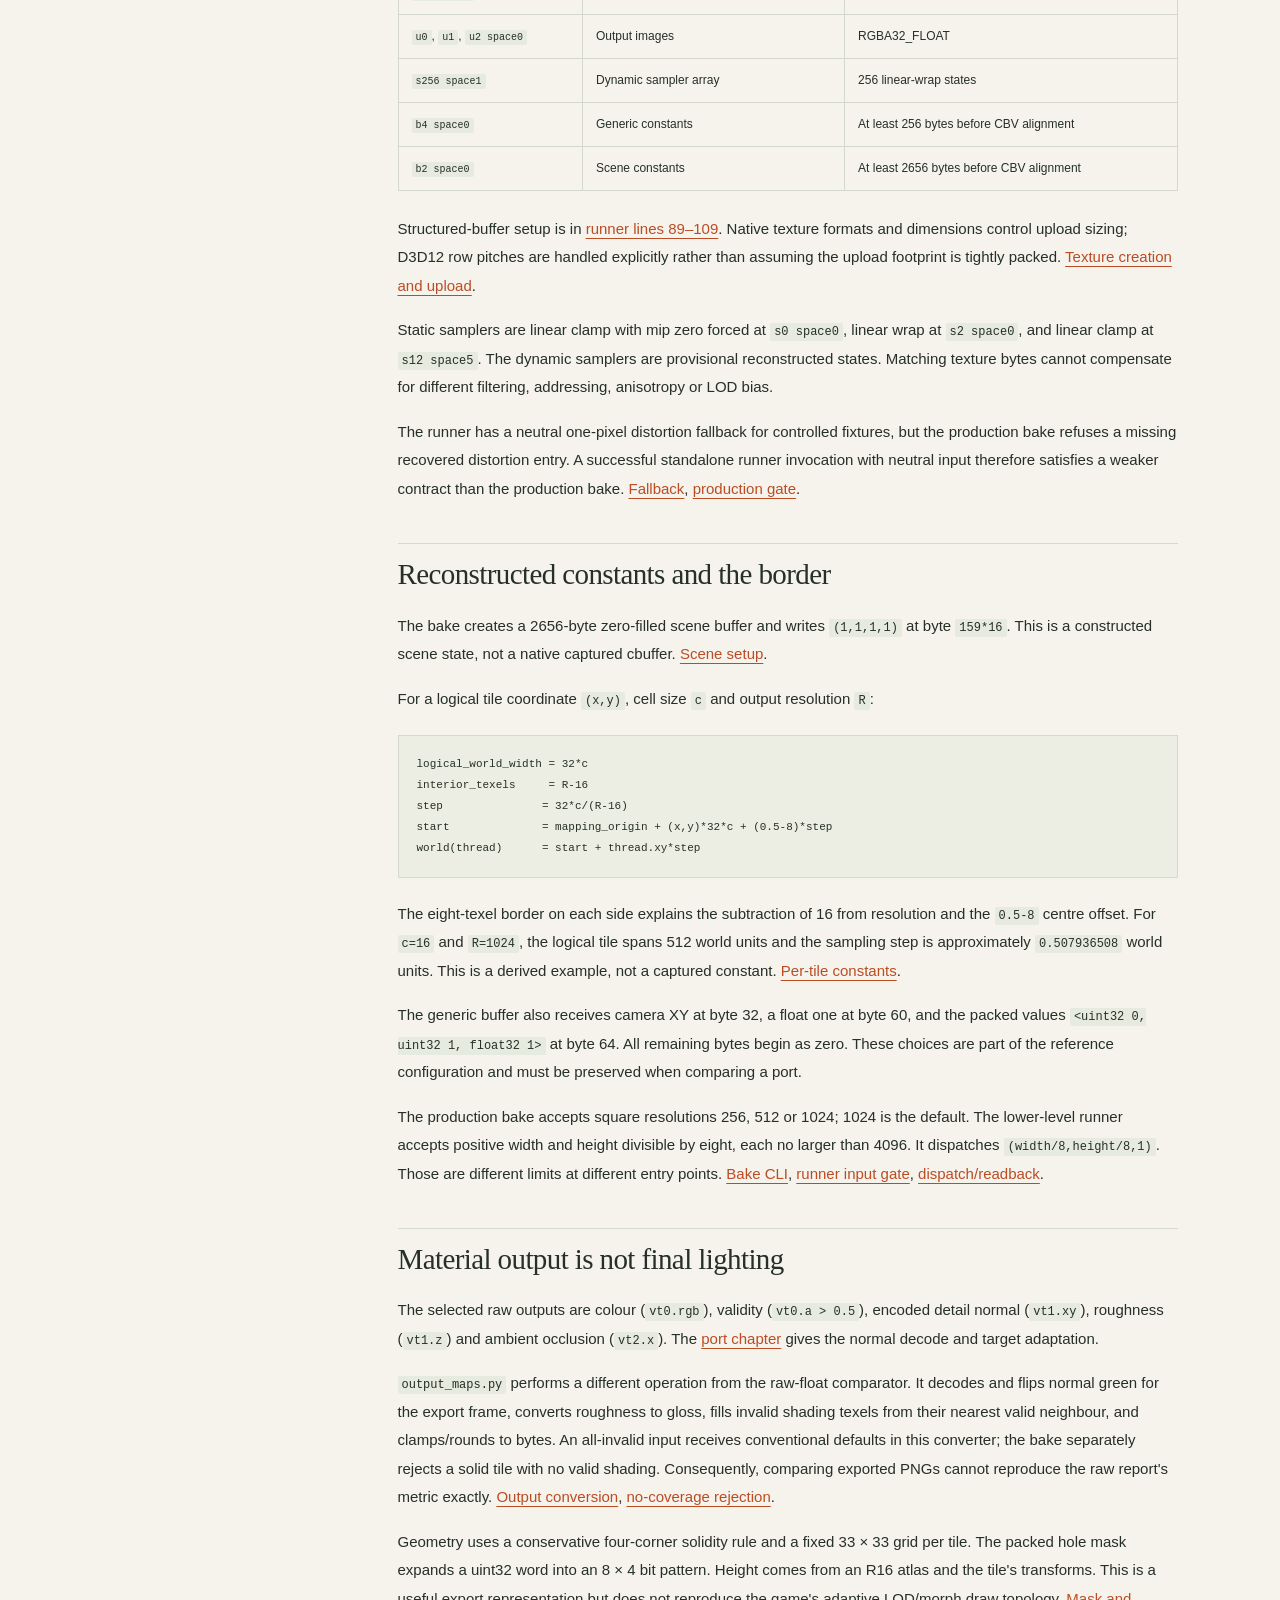
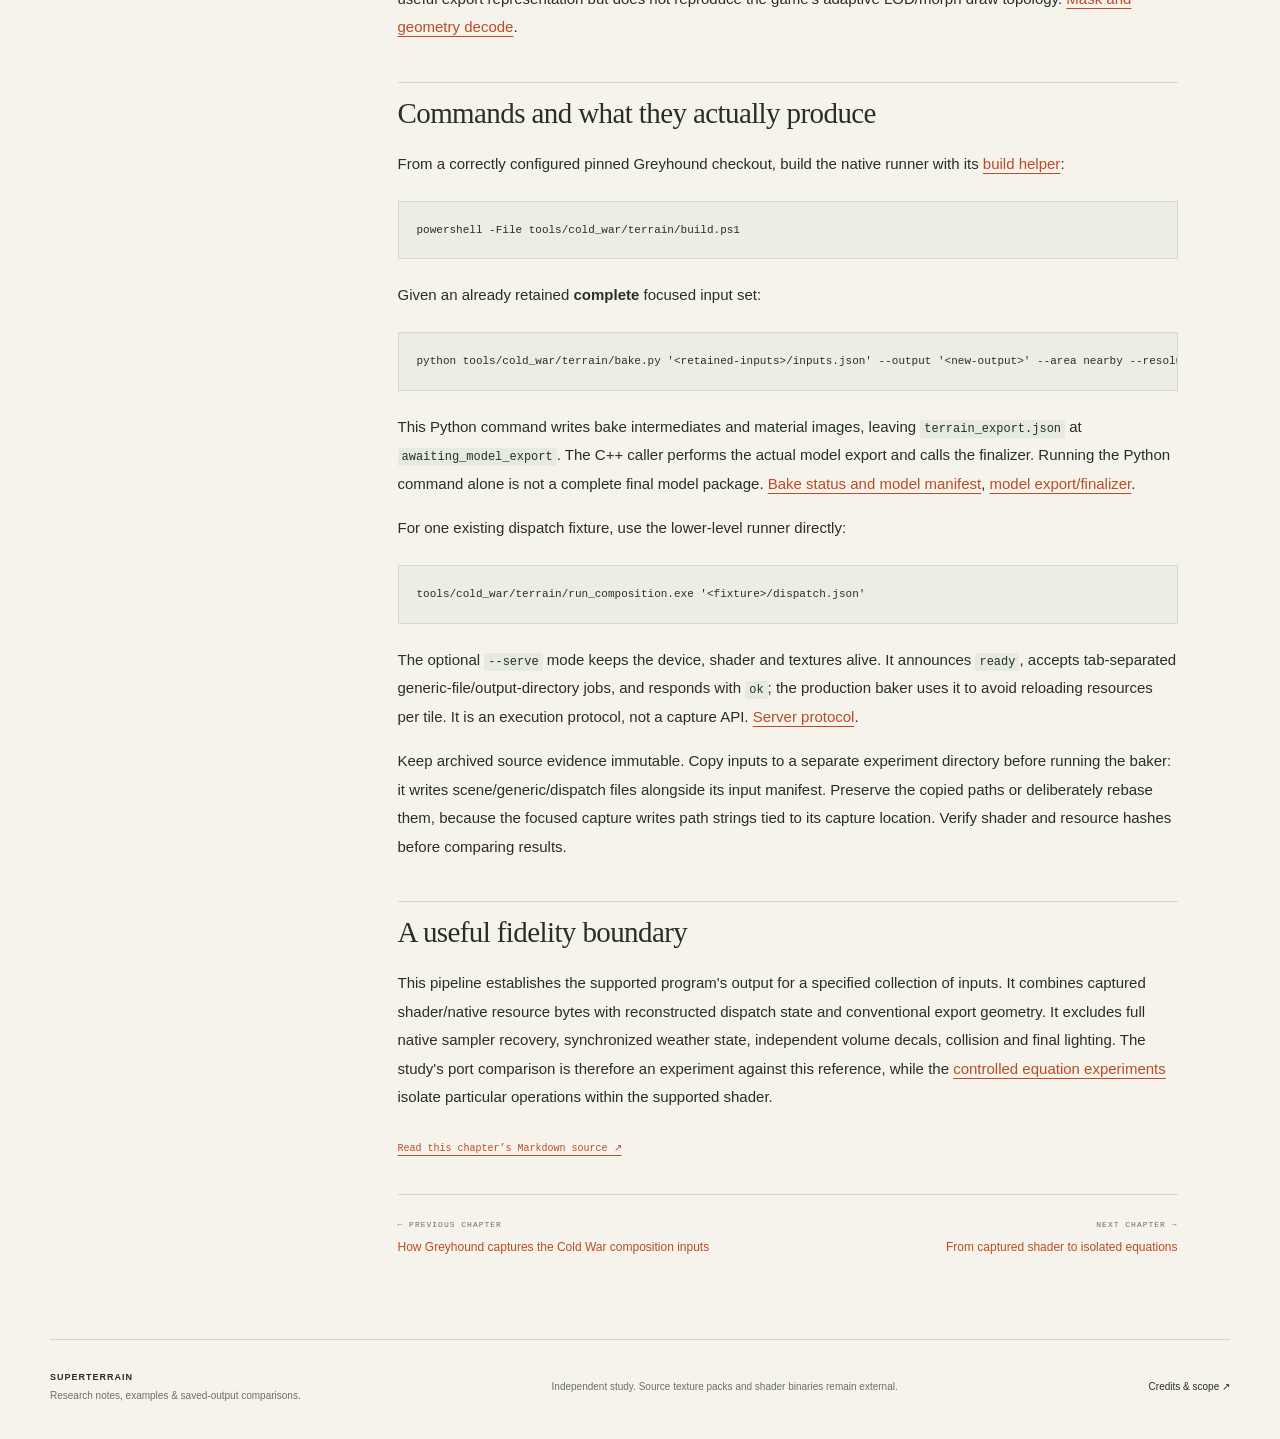
<file: site/chapters/07-replay-contract.html>
<!doctype html>
<html lang="en"><head><meta charset="utf-8"><meta name="viewport" content="width=device-width, initial-scale=1"><meta name="theme-color" content="#f5f3ec"><meta name="description" content="The offline replay contract — the Cold War OMPV research study, with source references and explicit evidence boundaries."><title>The offline replay contract — Cold War OMPV</title><link rel="icon" href="../assets/mark.svg" type="image/svg+xml"><link rel="stylesheet" href="../styles.css"></head>
<body><a class="skip-link" href="#article">Skip to content</a>
<header class="site-header"><a class="wordmark" href="../" aria-label="SuperTerrain Field Notes home"><svg viewBox="0 0 32 32" aria-hidden="true"><path d="M2 16 16 2l14 14-14 14Z"/><path d="m2 16 14 4 14-4M16 2v18l-8 4"/></svg><span>SUPERTERRAIN<small>FIELD NOTES / 001</small></span></a><nav aria-label="Main navigation"><a href="../#study">The study</a><a href="../#explorer">Optional example</a><a class="nav-repo" href="https://github.com/Kxboo/cold-war-ompv-study">GitHub <span aria-hidden="true">↗</span></a></nav></header>
<div class="reader-header wrap"><a href="../#study">← All field notes</a><p class="eyebrow">CHAPTER 07 / COLD WAR OMPV</p></div>
<main class="reader-layout wrap"><aside class="reader-sidebar" aria-label="Study navigation"><p class="eyebrow">THE COMPLETE STUDY</p><nav aria-label="Chapters"><a href="01-ompv-mechanics.html">01 &nbsp; OMPV mechanics</a><a href="02-cold-war-evidence.html">02 &nbsp; Cold War capture evidence</a><a href="03-shader-port.html">03 &nbsp; The composition shader port experiment</a><a href="04-validation.html">04 &nbsp; Validation and reproduction</a><a href="05-sources.html">05 &nbsp; Sources and provenance</a><a href="06-capture-workflow.html">06 &nbsp; How Greyhound captures the Cold War composition inputs</a><a href="07-replay-contract.html" aria-current="page">07 &nbsp; The offline replay contract</a><a href="08-shader-experiments.html">08 &nbsp; From captured shader to isolated equations</a><a href="09-surface-sounds.html">09 &nbsp; Surface sounds, seamless shading and collision</a></nav><div class="toc"><p class="eyebrow">ON THIS PAGE</p><nav aria-label="On this page"><a href="#file-roles-and-stages">File roles and stages</a><a href="#binding-layout">Binding layout</a><a href="#reconstructed-constants-and-the-border">Reconstructed constants and the border</a><a href="#material-output-is-not-final-lighting">Material output is not final lighting</a><a href="#commands-and-what-they-actually-produce">Commands and what they actually produce</a><a href="#a-useful-fidelity-boundary">A useful fidelity boundary</a></nav></div><details class="reader-mobile-nav"><summary>Chapters &amp; this page</summary><nav aria-label="Mobile chapters"><a href="01-ompv-mechanics.html">01 &nbsp; OMPV mechanics</a><a href="02-cold-war-evidence.html">02 &nbsp; Cold War capture evidence</a><a href="03-shader-port.html">03 &nbsp; The composition shader port experiment</a><a href="04-validation.html">04 &nbsp; Validation and reproduction</a><a href="05-sources.html">05 &nbsp; Sources and provenance</a><a href="06-capture-workflow.html">06 &nbsp; How Greyhound captures the Cold War composition inputs</a><a href="07-replay-contract.html" aria-current="page">07 &nbsp; The offline replay contract</a><a href="08-shader-experiments.html">08 &nbsp; From captured shader to isolated equations</a><a href="09-surface-sounds.html">09 &nbsp; Surface sounds, seamless shading and collision</a></nav><div class="toc"><nav aria-label="Mobile page contents"><a href="#file-roles-and-stages">File roles and stages</a><a href="#binding-layout">Binding layout</a><a href="#reconstructed-constants-and-the-border">Reconstructed constants and the border</a><a href="#material-output-is-not-final-lighting">Material output is not final lighting</a><a href="#commands-and-what-they-actually-produce">Commands and what they actually produce</a><a href="#a-useful-fidelity-boundary">A useful fidelity boundary</a></nav></div></details></aside>
<article id="article" class="article-body"><h1 id="the-offline-replay-contract">The offline replay contract</h1>
<p>The reference bake separates capture from execution. Once its input files exist, <code>bake.py</code> and <code>run_composition.exe</code> do not need to read the game. The runner creates its own D3D12 WARP device, reconstructs bindings and executes the captured shader payload. This chapter identifies exactly what is captured, synthesized and measured.</p>
<h2 id="file-roles-and-stages">File roles and stages</h2>
<div class="table-scroll"><table><thead><tr>
<th scope="col">Artifact</th>
<th scope="col">Producer</th>
<th scope="col">Consumer</th>
<th scope="col">Meaning</th>
</tr></thead><tbody>
<tr>
<td><code>inputs.json</code></td>
<td><code>CWTerrainBake::Capture</code></td>
<td><code>bake.py</code></td>
<td>Surface mappings, native images, tile/layer files, shader and distortion</td>
</tr>
<tr>
<td><code>generic.bin</code></td>
<td><code>bake.py</code></td>
<td>Runner</td>
<td>Reconstructed per-tile constants</td>
</tr>
<tr>
<td><code>scene.bin</code></td>
<td><code>bake.py</code></td>
<td>Runner</td>
<td>Reconstructed scene constants</td>
</tr>
<tr>
<td><code>dispatch.json</code></td>
<td><code>bake.py</code></td>
<td>Runner</td>
<td>One mapping&#x27;s fixed bindings and output extent</td>
</tr>
<tr>
<td><code>vt0.f32</code>, <code>vt1.f32</code>, <code>vt2.f32</code></td>
<td>Runner</td>
<td>Output conversion / comparator</td>
<td>Tightly packed float32 RGBA UAV results</td>
</tr>
<tr>
<td>PNG maps and material info</td>
<td>Bake / output converter</td>
<td>Model importer</td>
<td>Conventional colour, normal, gloss and AO assets</td>
</tr>
<tr>
<td><code>terrain_export.json</code>, <code>inventory.json</code></td>
<td>Bake / finalizer</td>
<td>Reviewer</td>
<td>Output metadata, limitations and hashes</td>
</tr>
</tbody></table></div>
<p>The ordinary GUI uses the same path: <a href="https://github.com/Kxboo/Greyhound/blob/2f3d1020ede04602759d5eb68405df519ec8221b/src/WraithXCOD/WraithXCOD/assets/CoDAssets.cpp#L2638-L2648">capture and bake invocation</a>, then model writers and finalization. Successful finalization removes scratch inputs as explained in the <a href="06-capture-workflow.html#practical-reproduction-and-retention">capture chapter</a>.</p>
<h2 id="binding-layout">Binding layout</h2>
<p>The runner&#x27;s root signature maps the saved resources as follows. Register spaces are part of the identity: <code>t256 space1</code> and <code>t256 space4</code> are different tables. <a href="https://github.com/Kxboo/Greyhound/blob/2f3d1020ede04602759d5eb68405df519ec8221b/tools/cold_war/terrain/run_composition.cpp#L148-L178">Root signature and samplers</a>.</p>
<div class="table-scroll"><table><thead><tr>
<th scope="col">Binding</th>
<th scope="col">Resource</th>
<th scope="col">Extent or stride</th>
</tr></thead><tbody>
<tr>
<td><code>t56 space6</code></td>
<td>GPU tile structured buffer</td>
<td>316 bytes per record</td>
</tr>
<tr>
<td><code>t58 space6</code></td>
<td>GPU layer structured buffer</td>
<td>128 bytes per record</td>
</tr>
<tr>
<td><code>t70 space6</code></td>
<td>Weather structured buffer</td>
<td>96 bytes per record; default zeros</td>
</tr>
<tr>
<td><code>t71 space6</code></td>
<td>Weather texture records</td>
<td>32 bytes per record; default zeros</td>
</tr>
<tr>
<td><code>t72</code>, <code>t73 space6</code></td>
<td>Weather blend and index images</td>
<td>Default black placeholders</td>
</tr>
<tr>
<td><code>t256 space1</code></td>
<td>Float-sampled texture array</td>
<td>16,384 descriptor slots</td>
</tr>
<tr>
<td><code>t256 space4</code></td>
<td>Integer-sampled texture array</td>
<td>16,384 descriptor slots</td>
</tr>
<tr>
<td><code>t0 space0</code></td>
<td>Distortion image</td>
<td>Recovered resource in the production bake</td>
</tr>
<tr>
<td><code>u0</code>, <code>u1</code>, <code>u2 space0</code></td>
<td>Output images</td>
<td>RGBA32_FLOAT</td>
</tr>
<tr>
<td><code>s256 space1</code></td>
<td>Dynamic sampler array</td>
<td>256 linear-wrap states</td>
</tr>
<tr>
<td><code>b4 space0</code></td>
<td>Generic constants</td>
<td>At least 256 bytes before CBV alignment</td>
</tr>
<tr>
<td><code>b2 space0</code></td>
<td>Scene constants</td>
<td>At least 2656 bytes before CBV alignment</td>
</tr>
</tbody></table></div>
<p>Structured-buffer setup is in <a href="https://github.com/Kxboo/Greyhound/blob/2f3d1020ede04602759d5eb68405df519ec8221b/tools/cold_war/terrain/run_composition.cpp#L89-L109">runner lines 89–109</a>. Native texture formats and dimensions control upload sizing; D3D12 row pitches are handled explicitly rather than assuming the upload footprint is tightly packed. <a href="https://github.com/Kxboo/Greyhound/blob/2f3d1020ede04602759d5eb68405df519ec8221b/tools/cold_war/terrain/run_composition.cpp#L59-L85">Texture creation and upload</a>.</p>
<p>Static samplers are linear clamp with mip zero forced at <code>s0 space0</code>, linear wrap at <code>s2 space0</code>, and linear clamp at <code>s12 space5</code>. The dynamic samplers are provisional reconstructed states. Matching texture bytes cannot compensate for different filtering, addressing, anisotropy or LOD bias.</p>
<p>The runner has a neutral one-pixel distortion fallback for controlled fixtures, but the production bake refuses a missing recovered distortion entry. A successful standalone runner invocation with neutral input therefore satisfies a weaker contract than the production bake. <a href="https://github.com/Kxboo/Greyhound/blob/2f3d1020ede04602759d5eb68405df519ec8221b/tools/cold_war/terrain/run_composition.cpp#L110-L135">Fallback</a>, <a href="https://github.com/Kxboo/Greyhound/blob/2f3d1020ede04602759d5eb68405df519ec8221b/tools/cold_war/terrain/bake.py#L97-L102">production gate</a>.</p>
<h2 id="reconstructed-constants-and-the-border">Reconstructed constants and the border</h2>
<p>The bake creates a 2656-byte zero-filled scene buffer and writes <code>(1,1,1,1)</code> at byte <code>159*16</code>. This is a constructed scene state, not a native captured cbuffer. <a href="https://github.com/Kxboo/Greyhound/blob/2f3d1020ede04602759d5eb68405df519ec8221b/tools/cold_war/terrain/bake.py#L111-L114">Scene setup</a>.</p>
<p>For a logical tile coordinate <code>(x,y)</code>, cell size <code>c</code> and output resolution <code>R</code>:</p>
<pre class="code-block"><code>logical_world_width = 32*c
interior_texels     = R-16
step               = 32*c/(R-16)
start              = mapping_origin + (x,y)*32*c + (0.5-8)*step
world(thread)      = start + thread.xy*step</code></pre>
<p>The eight-texel border on each side explains the subtraction of 16 from resolution and the <code>0.5-8</code> centre offset. For <code>c=16</code> and <code>R=1024</code>, the logical tile spans 512 world units and the sampling step is approximately <code>0.507936508</code> world units. This is a derived example, not a captured constant. <a href="https://github.com/Kxboo/Greyhound/blob/2f3d1020ede04602759d5eb68405df519ec8221b/tools/cold_war/terrain/bake.py#L163-L177">Per-tile constants</a>.</p>
<p>The generic buffer also receives camera XY at byte 32, a float one at byte 60, and the packed values <code>&lt;uint32 0, uint32 1, float32 1&gt;</code> at byte 64. All remaining bytes begin as zero. These choices are part of the reference configuration and must be preserved when comparing a port.</p>
<p>The production bake accepts square resolutions 256, 512 or 1024; 1024 is the default. The lower-level runner accepts positive width and height divisible by eight, each no larger than 4096. It dispatches <code>(width/8,height/8,1)</code>. Those are different limits at different entry points. <a href="https://github.com/Kxboo/Greyhound/blob/2f3d1020ede04602759d5eb68405df519ec8221b/tools/cold_war/terrain/bake.py#L278-L285">Bake CLI</a>, <a href="https://github.com/Kxboo/Greyhound/blob/2f3d1020ede04602759d5eb68405df519ec8221b/tools/cold_war/terrain/run_composition.cpp#L30-L44">runner input gate</a>, <a href="https://github.com/Kxboo/Greyhound/blob/2f3d1020ede04602759d5eb68405df519ec8221b/tools/cold_war/terrain/run_composition.cpp#L190-L213">dispatch/readback</a>.</p>
<h2 id="material-output-is-not-final-lighting">Material output is not final lighting</h2>
<p>The selected raw outputs are colour (<code>vt0.rgb</code>), validity (<code>vt0.a &gt; 0.5</code>), encoded detail normal (<code>vt1.xy</code>), roughness (<code>vt1.z</code>) and ambient occlusion (<code>vt2.x</code>). The <a href="03-shader-port.html#output-interpretation">port chapter</a> gives the normal decode and target adaptation.</p>
<p><code>output_maps.py</code> performs a different operation from the raw-float comparator. It decodes and flips normal green for the export frame, converts roughness to gloss, fills invalid shading texels from their nearest valid neighbour, and clamps/rounds to bytes. An all-invalid input receives conventional defaults in this converter; the bake separately rejects a solid tile with no valid shading. Consequently, comparing exported PNGs cannot reproduce the raw report&#x27;s metric exactly. <a href="https://github.com/Kxboo/Greyhound/blob/2f3d1020ede04602759d5eb68405df519ec8221b/tools/cold_war/terrain/output_maps.py#L11-L33">Output conversion</a>, <a href="https://github.com/Kxboo/Greyhound/blob/2f3d1020ede04602759d5eb68405df519ec8221b/tools/cold_war/terrain/bake.py#L228-L232">no-coverage rejection</a>.</p>
<p>Geometry uses a conservative four-corner solidity rule and a fixed 33 × 33 grid per tile. The packed hole mask expands a uint32 word into an 8 × 4 bit pattern. Height comes from an R16 atlas and the tile&#x27;s transforms. This is a useful export representation but does not reproduce the game&#x27;s adaptive LOD/morph draw topology. <a href="https://github.com/Kxboo/Greyhound/blob/2f3d1020ede04602759d5eb68405df519ec8221b/tools/cold_war/terrain/bake.py#L48-L94">Mask and geometry decode</a>.</p>
<h2 id="commands-and-what-they-actually-produce">Commands and what they actually produce</h2>
<p>From a correctly configured pinned Greyhound checkout, build the native runner with its <a href="https://github.com/Kxboo/Greyhound/blob/2f3d1020ede04602759d5eb68405df519ec8221b/tools/cold_war/terrain/build.ps1#L1-L8">build helper</a>:</p>
<pre class="code-block"><code>powershell -File tools/cold_war/terrain/build.ps1</code></pre>
<p>Given an already retained <strong>complete</strong> focused input set:</p>
<pre class="code-block"><code>python tools/cold_war/terrain/bake.py &#x27;&lt;retained-inputs&gt;/inputs.json&#x27; --output &#x27;&lt;new-output&gt;&#x27; --area nearby --resolution 1024</code></pre>
<p>This Python command writes bake intermediates and material images, leaving <code>terrain_export.json</code> at <code>awaiting_model_export</code>. The C++ caller performs the actual model export and calls the finalizer. Running the Python command alone is not a complete final model package. <a href="https://github.com/Kxboo/Greyhound/blob/2f3d1020ede04602759d5eb68405df519ec8221b/tools/cold_war/terrain/bake.py#L268-L275">Bake status and model manifest</a>, <a href="https://github.com/Kxboo/Greyhound/blob/2f3d1020ede04602759d5eb68405df519ec8221b/src/WraithXCOD/WraithXCOD/assets/CoDAssets.cpp#L2649-L2697">model export/finalizer</a>.</p>
<p>For one existing dispatch fixture, use the lower-level runner directly:</p>
<pre class="code-block"><code>tools/cold_war/terrain/run_composition.exe &#x27;&lt;fixture&gt;/dispatch.json&#x27;</code></pre>
<p>The optional <code>--serve</code> mode keeps the device, shader and textures alive. It announces <code>ready</code>, accepts tab-separated generic-file/output-directory jobs, and responds with <code>ok</code>; the production baker uses it to avoid reloading resources per tile. It is an execution protocol, not a capture API. <a href="https://github.com/Kxboo/Greyhound/blob/2f3d1020ede04602759d5eb68405df519ec8221b/tools/cold_war/terrain/run_composition.cpp#L215-L237">Server protocol</a>.</p>
<p>Keep archived source evidence immutable. Copy inputs to a separate experiment directory before running the baker: it writes scene/generic/dispatch files alongside its input manifest. Preserve the copied paths or deliberately rebase them, because the focused capture writes path strings tied to its capture location. Verify shader and resource hashes before comparing results.</p>
<h2 id="a-useful-fidelity-boundary">A useful fidelity boundary</h2>
<p>This pipeline establishes the supported program&#x27;s output for a specified collection of inputs. It combines captured shader/native resource bytes with reconstructed dispatch state and conventional export geometry. It excludes full native sampler recovery, synchronized weather state, independent volume decals, collision and final lighting. The study&#x27;s port comparison is therefore an experiment against this reference, while the <a href="08-shader-experiments.html">controlled equation experiments</a> isolate particular operations within the supported shader.</p><a class="source-link" href="https://github.com/Kxboo/cold-war-ompv-study/blob/main/docs/07-replay-contract.md">Read this chapter’s Markdown source ↗</a><nav class="chapter-pager" aria-label="Adjacent chapters"><a href="06-capture-workflow.html"><span>← PREVIOUS CHAPTER</span>How Greyhound captures the Cold War composition inputs</a><a href="08-shader-experiments.html"><span>NEXT CHAPTER →</span>From captured shader to isolated equations</a></nav></article></main>
<footer class="site-footer wrap"><div><strong>SUPERTERRAIN</strong><span>Research notes, examples &amp; saved-output comparisons.</span></div><p>Independent study. Source texture packs and shader binaries remain external.</p><a href="https://github.com/Kxboo/cold-war-ompv-study/blob/main/NOTICE.md">Credits &amp; scope ↗</a></footer></body></html>
</file>
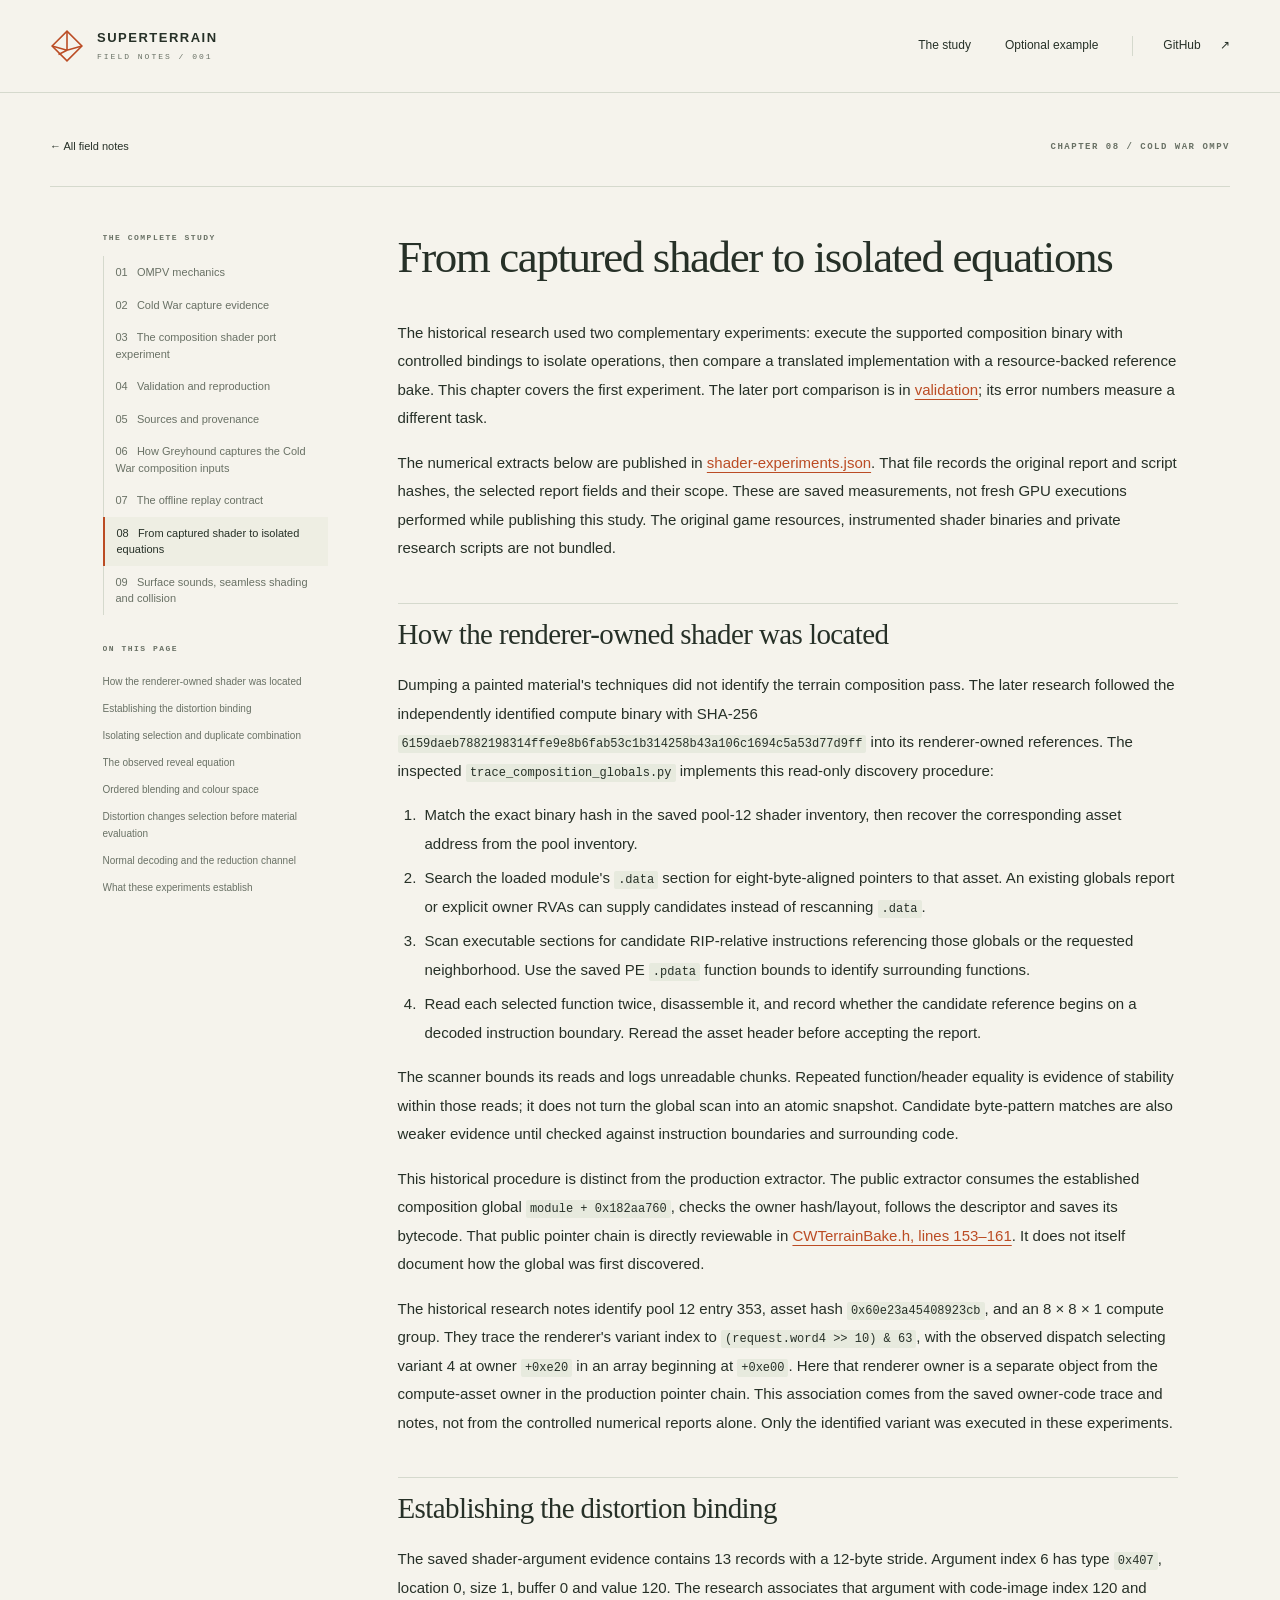
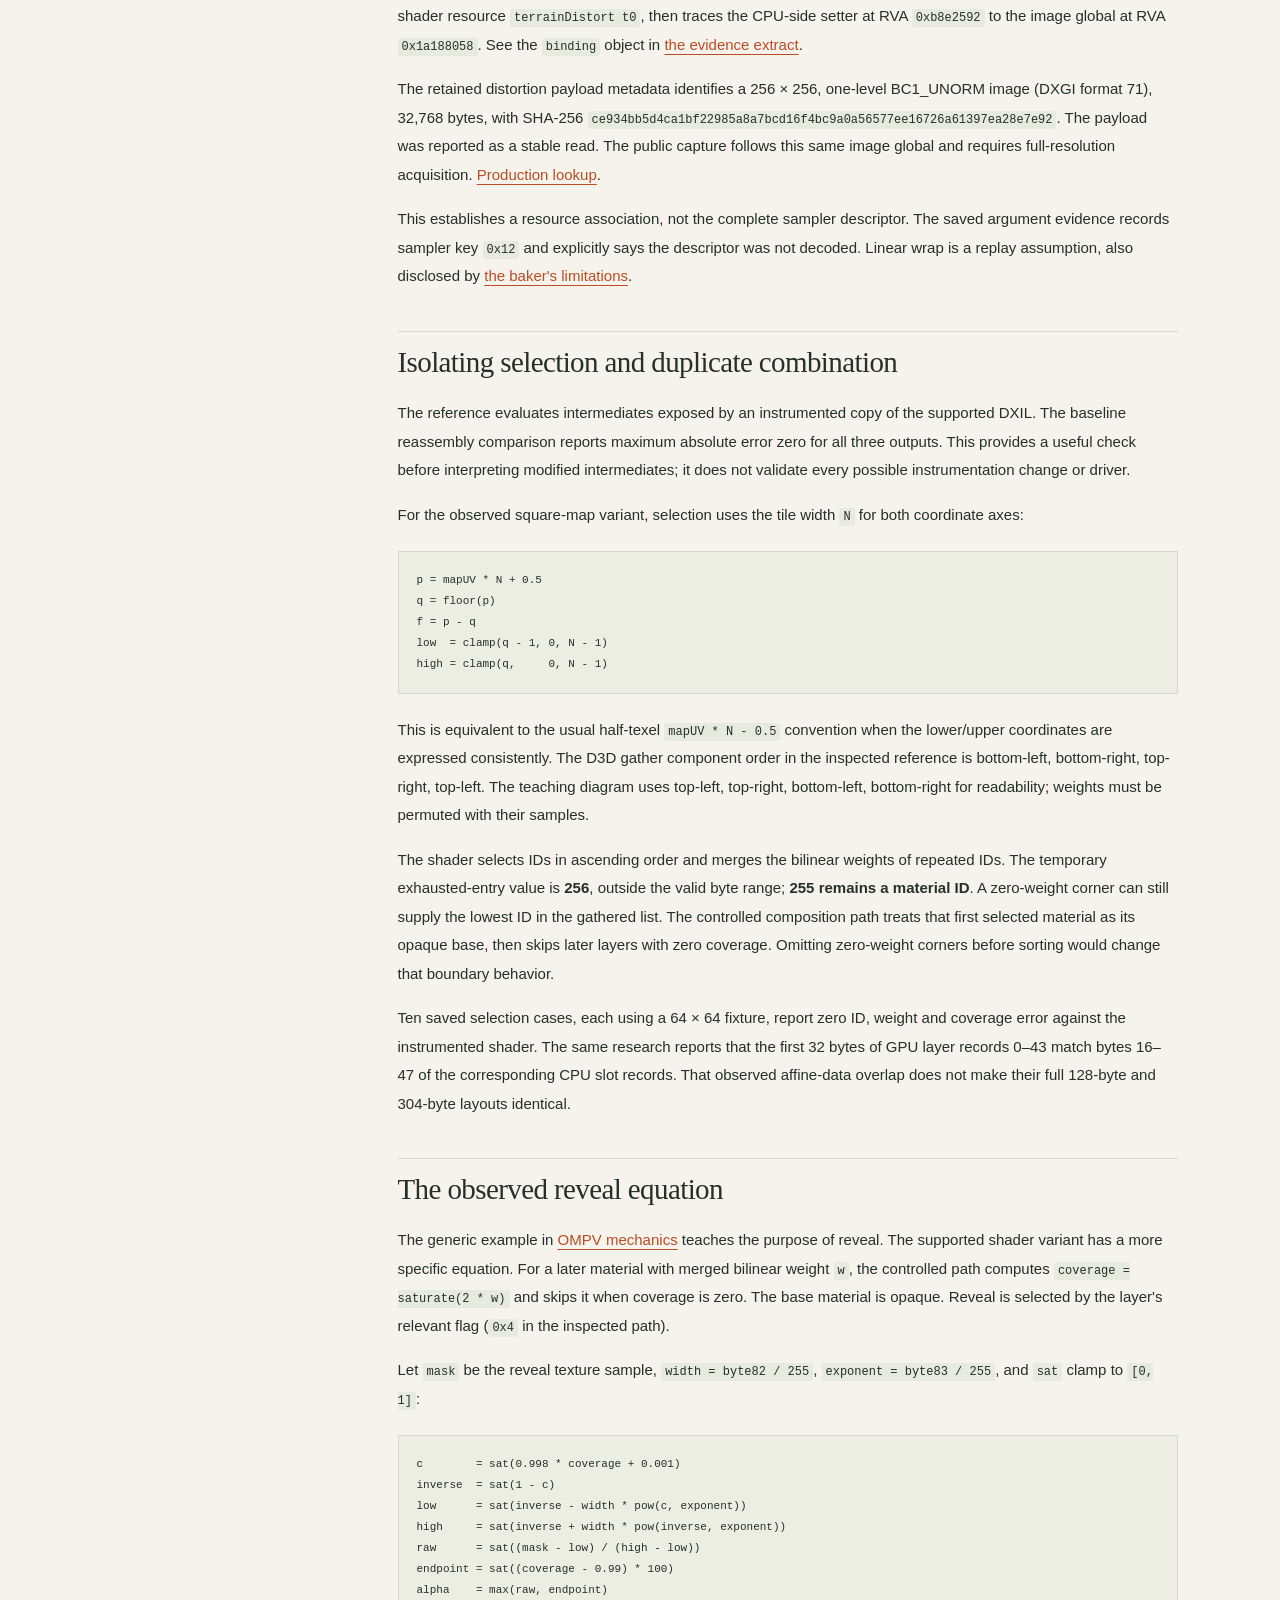
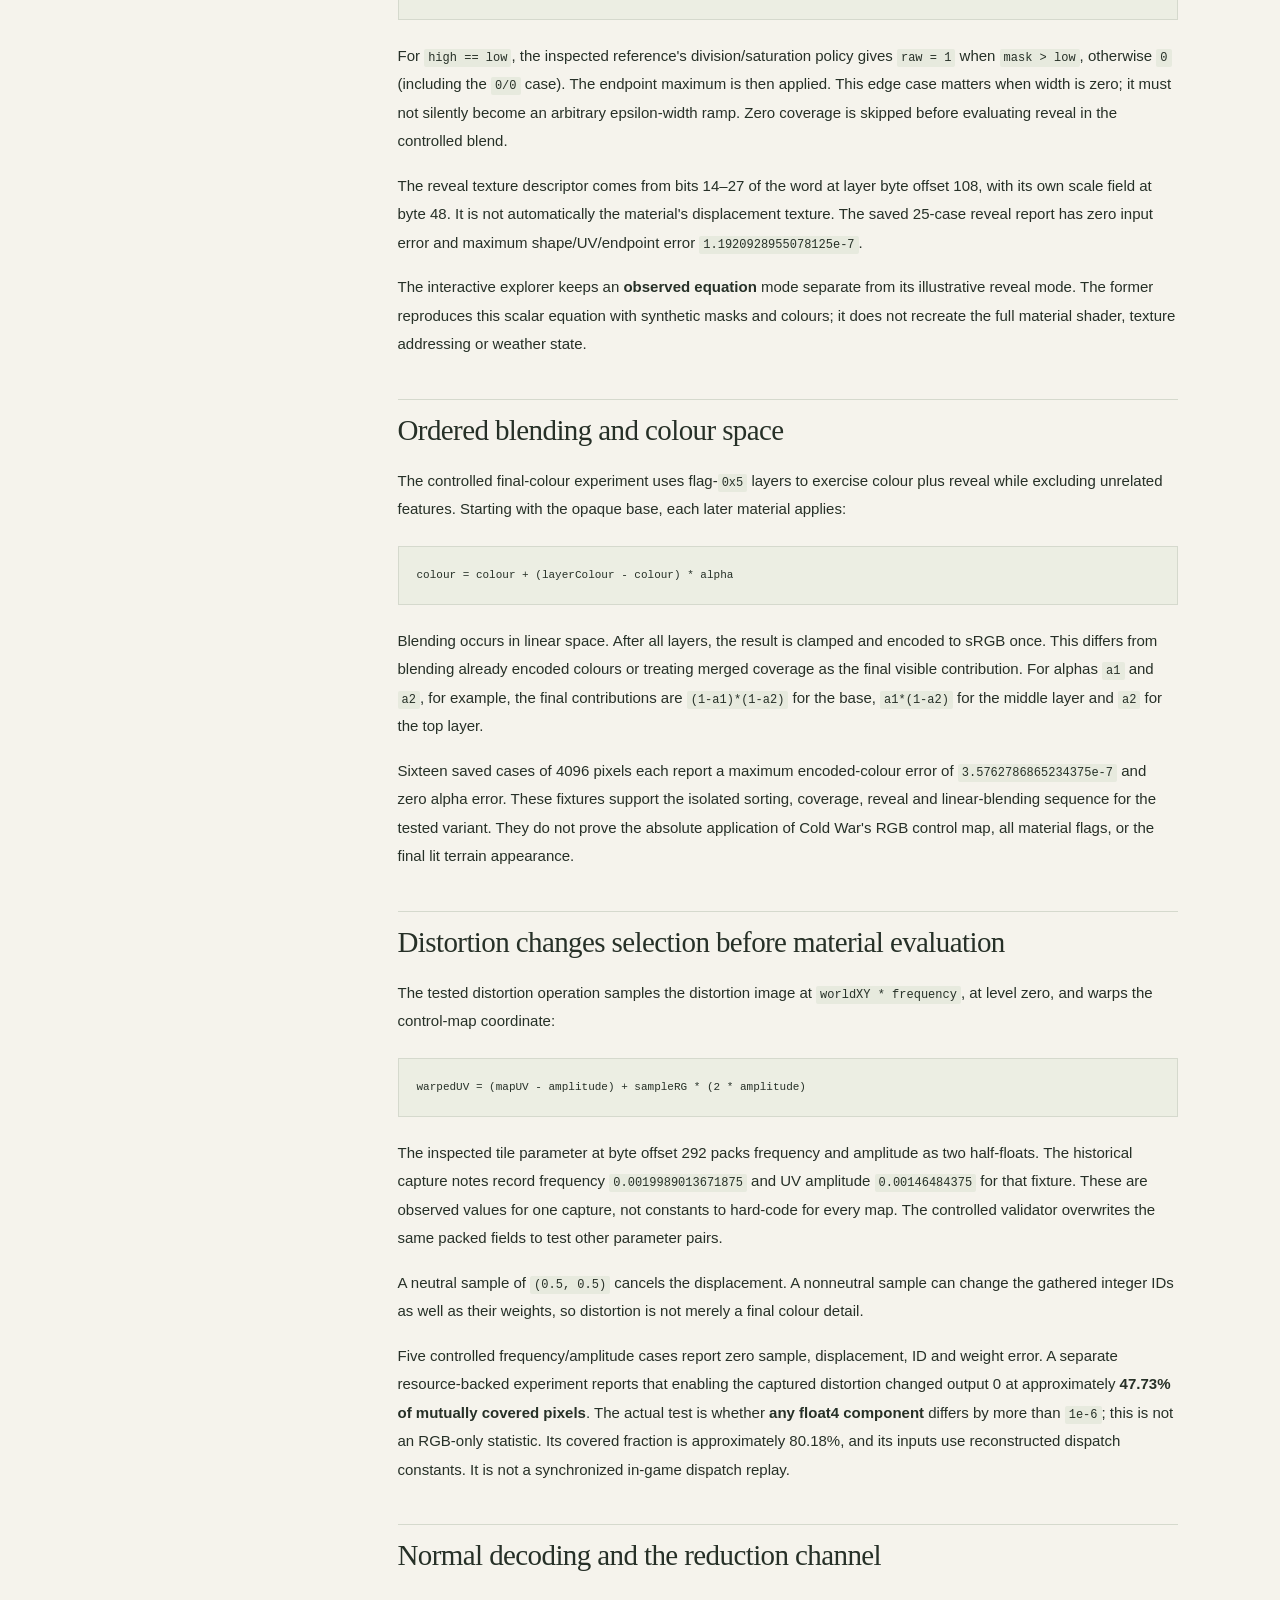
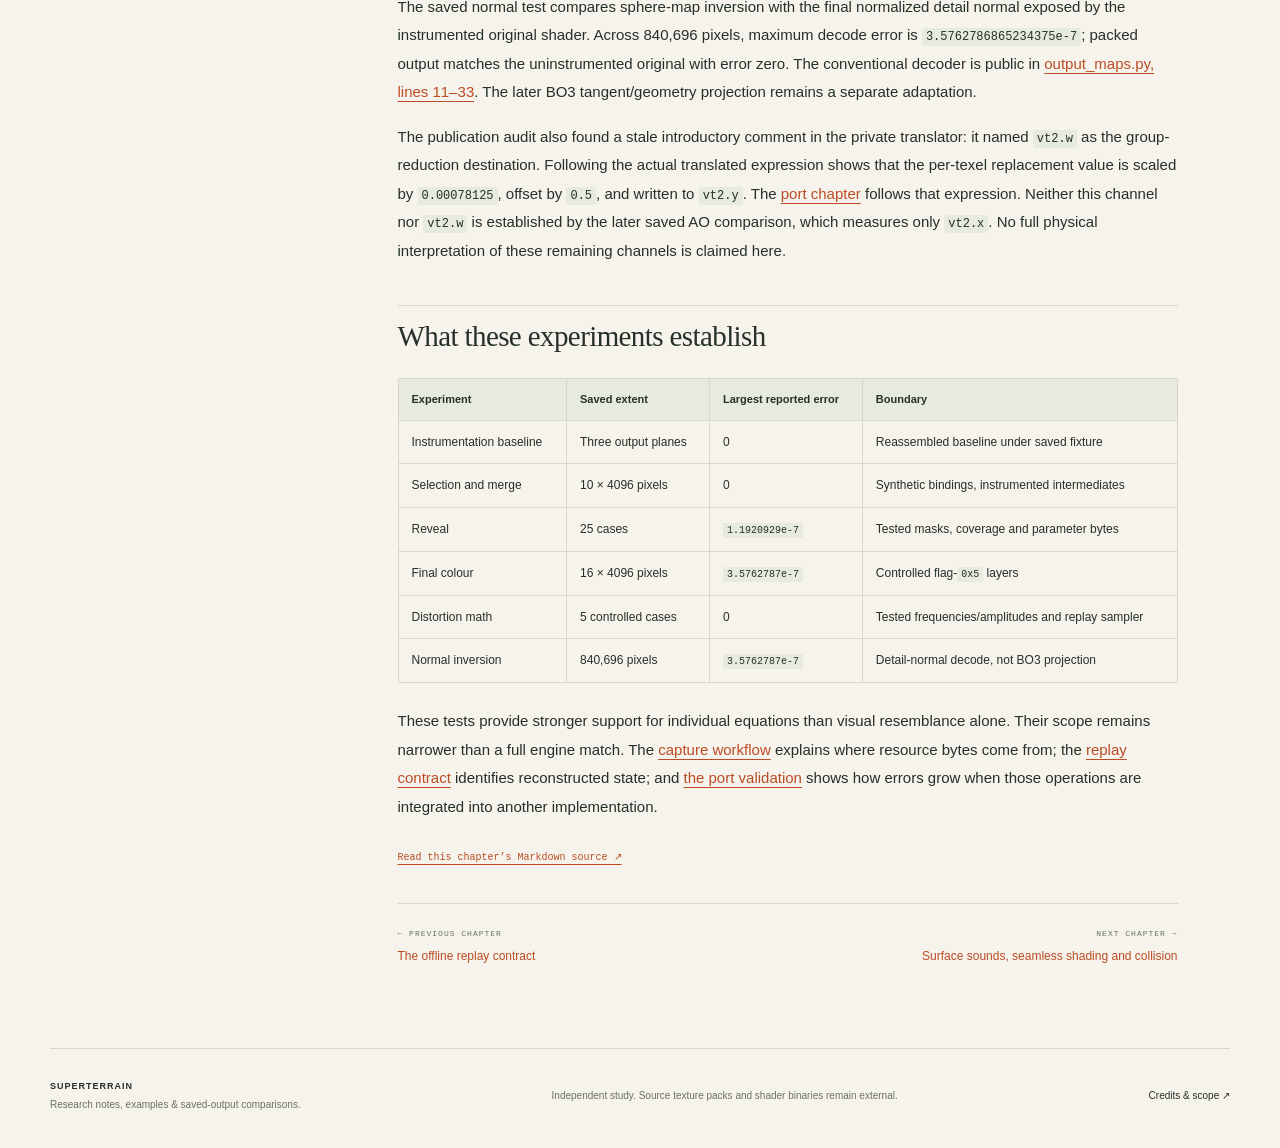
<file: site/chapters/08-shader-experiments.html>
<!doctype html>
<html lang="en"><head><meta charset="utf-8"><meta name="viewport" content="width=device-width, initial-scale=1"><meta name="theme-color" content="#f5f3ec"><meta name="description" content="From captured shader to isolated equations — the Cold War OMPV research study, with source references and explicit evidence boundaries."><title>From captured shader to isolated equations — Cold War OMPV</title><link rel="icon" href="../assets/mark.svg" type="image/svg+xml"><link rel="stylesheet" href="../styles.css"></head>
<body><a class="skip-link" href="#article">Skip to content</a>
<header class="site-header"><a class="wordmark" href="../" aria-label="SuperTerrain Field Notes home"><svg viewBox="0 0 32 32" aria-hidden="true"><path d="M2 16 16 2l14 14-14 14Z"/><path d="m2 16 14 4 14-4M16 2v18l-8 4"/></svg><span>SUPERTERRAIN<small>FIELD NOTES / 001</small></span></a><nav aria-label="Main navigation"><a href="../#study">The study</a><a href="../#explorer">Optional example</a><a class="nav-repo" href="https://github.com/Kxboo/cold-war-ompv-study">GitHub <span aria-hidden="true">↗</span></a></nav></header>
<div class="reader-header wrap"><a href="../#study">← All field notes</a><p class="eyebrow">CHAPTER 08 / COLD WAR OMPV</p></div>
<main class="reader-layout wrap"><aside class="reader-sidebar" aria-label="Study navigation"><p class="eyebrow">THE COMPLETE STUDY</p><nav aria-label="Chapters"><a href="01-ompv-mechanics.html">01 &nbsp; OMPV mechanics</a><a href="02-cold-war-evidence.html">02 &nbsp; Cold War capture evidence</a><a href="03-shader-port.html">03 &nbsp; The composition shader port experiment</a><a href="04-validation.html">04 &nbsp; Validation and reproduction</a><a href="05-sources.html">05 &nbsp; Sources and provenance</a><a href="06-capture-workflow.html">06 &nbsp; How Greyhound captures the Cold War composition inputs</a><a href="07-replay-contract.html">07 &nbsp; The offline replay contract</a><a href="08-shader-experiments.html" aria-current="page">08 &nbsp; From captured shader to isolated equations</a><a href="09-surface-sounds.html">09 &nbsp; Surface sounds, seamless shading and collision</a></nav><div class="toc"><p class="eyebrow">ON THIS PAGE</p><nav aria-label="On this page"><a href="#how-the-renderer-owned-shader-was-located">How the renderer-owned shader was located</a><a href="#establishing-the-distortion-binding">Establishing the distortion binding</a><a href="#isolating-selection-and-duplicate-combination">Isolating selection and duplicate combination</a><a href="#the-observed-reveal-equation">The observed reveal equation</a><a href="#ordered-blending-and-colour-space">Ordered blending and colour space</a><a href="#distortion-changes-selection-before-material-evaluation">Distortion changes selection before material evaluation</a><a href="#normal-decoding-and-the-reduction-channel">Normal decoding and the reduction channel</a><a href="#what-these-experiments-establish">What these experiments establish</a></nav></div><details class="reader-mobile-nav"><summary>Chapters &amp; this page</summary><nav aria-label="Mobile chapters"><a href="01-ompv-mechanics.html">01 &nbsp; OMPV mechanics</a><a href="02-cold-war-evidence.html">02 &nbsp; Cold War capture evidence</a><a href="03-shader-port.html">03 &nbsp; The composition shader port experiment</a><a href="04-validation.html">04 &nbsp; Validation and reproduction</a><a href="05-sources.html">05 &nbsp; Sources and provenance</a><a href="06-capture-workflow.html">06 &nbsp; How Greyhound captures the Cold War composition inputs</a><a href="07-replay-contract.html">07 &nbsp; The offline replay contract</a><a href="08-shader-experiments.html" aria-current="page">08 &nbsp; From captured shader to isolated equations</a><a href="09-surface-sounds.html">09 &nbsp; Surface sounds, seamless shading and collision</a></nav><div class="toc"><nav aria-label="Mobile page contents"><a href="#how-the-renderer-owned-shader-was-located">How the renderer-owned shader was located</a><a href="#establishing-the-distortion-binding">Establishing the distortion binding</a><a href="#isolating-selection-and-duplicate-combination">Isolating selection and duplicate combination</a><a href="#the-observed-reveal-equation">The observed reveal equation</a><a href="#ordered-blending-and-colour-space">Ordered blending and colour space</a><a href="#distortion-changes-selection-before-material-evaluation">Distortion changes selection before material evaluation</a><a href="#normal-decoding-and-the-reduction-channel">Normal decoding and the reduction channel</a><a href="#what-these-experiments-establish">What these experiments establish</a></nav></div></details></aside>
<article id="article" class="article-body"><h1 id="from-captured-shader-to-isolated-equations">From captured shader to isolated equations</h1>
<p>The historical research used two complementary experiments: execute the supported composition binary with controlled bindings to isolate operations, then compare a translated implementation with a resource-backed reference bake. This chapter covers the first experiment. The later port comparison is in <a href="04-validation.html">validation</a>; its error numbers measure a different task.</p>
<p>The numerical extracts below are published in <a href="../data/shader-experiments.json">shader-experiments.json</a>. That file records the original report and script hashes, the selected report fields and their scope. These are saved measurements, not fresh GPU executions performed while publishing this study. The original game resources, instrumented shader binaries and private research scripts are not bundled.</p>
<h2 id="how-the-renderer-owned-shader-was-located">How the renderer-owned shader was located</h2>
<p>Dumping a painted material&#x27;s techniques did not identify the terrain composition pass. The later research followed the independently identified compute binary with SHA-256 <code>6159daeb7882198314ffe9e8b6fab53c1b314258b43a106c1694c5a53d77d9ff</code> into its renderer-owned references. The inspected <code>trace_composition_globals.py</code> implements this read-only discovery procedure:</p>
<ol>
<li>Match the exact binary hash in the saved pool-12 shader inventory, then recover the corresponding asset address from the pool inventory.</li>
<li>Search the loaded module&#x27;s <code>.data</code> section for eight-byte-aligned pointers to that asset. An existing globals report or explicit owner RVAs can supply candidates instead of rescanning <code>.data</code>.</li>
<li>Scan executable sections for candidate RIP-relative instructions referencing those globals or the requested neighborhood. Use the saved PE <code>.pdata</code> function bounds to identify surrounding functions.</li>
<li>Read each selected function twice, disassemble it, and record whether the candidate reference begins on a decoded instruction boundary. Reread the asset header before accepting the report.</li>
</ol>
<p>The scanner bounds its reads and logs unreadable chunks. Repeated function/header equality is evidence of stability within those reads; it does not turn the global scan into an atomic snapshot. Candidate byte-pattern matches are also weaker evidence until checked against instruction boundaries and surrounding code.</p>
<p>This historical procedure is distinct from the production extractor. The public extractor consumes the established composition global <code>module + 0x182aa760</code>, checks the owner hash/layout, follows the descriptor and saves its bytecode. That public pointer chain is directly reviewable in <a href="https://github.com/Kxboo/Greyhound/blob/2f3d1020ede04602759d5eb68405df519ec8221b/src/WraithXCOD/WraithXCOD/games/cold_war/terrain/CWTerrainBake.h#L153-L161">CWTerrainBake.h, lines 153–161</a>. It does not itself document how the global was first discovered.</p>
<p>The historical research notes identify pool 12 entry 353, asset hash <code>0x60e23a45408923cb</code>, and an 8 × 8 × 1 compute group. They trace the renderer&#x27;s variant index to <code>(request.word4 &gt;&gt; 10) &amp; 63</code>, with the observed dispatch selecting variant 4 at owner <code>+0xe20</code> in an array beginning at <code>+0xe00</code>. Here that renderer owner is a separate object from the compute-asset owner in the production pointer chain. This association comes from the saved owner-code trace and notes, not from the controlled numerical reports alone. Only the identified variant was executed in these experiments.</p>
<h2 id="establishing-the-distortion-binding">Establishing the distortion binding</h2>
<p>The saved shader-argument evidence contains 13 records with a 12-byte stride. Argument index 6 has type <code>0x407</code>, location 0, size 1, buffer 0 and value 120. The research associates that argument with code-image index 120 and shader resource <code>terrainDistort t0</code>, then traces the CPU-side setter at RVA <code>0xb8e2592</code> to the image global at RVA <code>0x1a188058</code>. See the <code>binding</code> object in <a href="../data/shader-experiments.json">the evidence extract</a>.</p>
<p>The retained distortion payload metadata identifies a 256 × 256, one-level BC1_UNORM image (DXGI format 71), 32,768 bytes, with SHA-256 <code>ce934bb5d4ca1bf22985a8a7bcd16f4bc9a0a56577ee16726a61397ea28e7e92</code>. The payload was reported as a stable read. The public capture follows this same image global and requires full-resolution acquisition. <a href="https://github.com/Kxboo/Greyhound/blob/2f3d1020ede04602759d5eb68405df519ec8221b/src/WraithXCOD/WraithXCOD/games/cold_war/terrain/CWTerrainBake.h#L153-L154">Production lookup</a>.</p>
<p>This establishes a resource association, not the complete sampler descriptor. The saved argument evidence records sampler key <code>0x12</code> and explicitly says the descriptor was not decoded. Linear wrap is a replay assumption, also disclosed by <a href="https://github.com/Kxboo/Greyhound/blob/2f3d1020ede04602759d5eb68405df519ec8221b/tools/cold_war/terrain/bake.py#L21-L28">the baker&#x27;s limitations</a>.</p>
<h2 id="isolating-selection-and-duplicate-combination">Isolating selection and duplicate combination</h2>
<p>The reference evaluates intermediates exposed by an instrumented copy of the supported DXIL. The baseline reassembly comparison reports maximum absolute error zero for all three outputs. This provides a useful check before interpreting modified intermediates; it does not validate every possible instrumentation change or driver.</p>
<p>For the observed square-map variant, selection uses the tile width <code>N</code> for both coordinate axes:</p>
<pre class="code-block"><code>p = mapUV * N + 0.5
q = floor(p)
f = p - q
low  = clamp(q - 1, 0, N - 1)
high = clamp(q,     0, N - 1)</code></pre>
<p>This is equivalent to the usual half-texel <code>mapUV * N - 0.5</code> convention when the lower/upper coordinates are expressed consistently. The D3D gather component order in the inspected reference is bottom-left, bottom-right, top-right, top-left. The teaching diagram uses top-left, top-right, bottom-left, bottom-right for readability; weights must be permuted with their samples.</p>
<p>The shader selects IDs in ascending order and merges the bilinear weights of repeated IDs. The temporary exhausted-entry value is <strong>256</strong>, outside the valid byte range; <strong>255 remains a material ID</strong>. A zero-weight corner can still supply the lowest ID in the gathered list. The controlled composition path treats that first selected material as its opaque base, then skips later layers with zero coverage. Omitting zero-weight corners before sorting would change that boundary behavior.</p>
<p>Ten saved selection cases, each using a 64 × 64 fixture, report zero ID, weight and coverage error against the instrumented shader. The same research reports that the first 32 bytes of GPU layer records 0–43 match bytes 16–47 of the corresponding CPU slot records. That observed affine-data overlap does not make their full 128-byte and 304-byte layouts identical.</p>
<h2 id="the-observed-reveal-equation">The observed reveal equation</h2>
<p>The generic example in <a href="01-ompv-mechanics.html">OMPV mechanics</a> teaches the purpose of reveal. The supported shader variant has a more specific equation. For a later material with merged bilinear weight <code>w</code>, the controlled path computes <code>coverage = saturate(2 * w)</code> and skips it when coverage is zero. The base material is opaque. Reveal is selected by the layer&#x27;s relevant flag (<code>0x4</code> in the inspected path).</p>
<p>Let <code>mask</code> be the reveal texture sample, <code>width = byte82 / 255</code>, <code>exponent = byte83 / 255</code>, and <code>sat</code> clamp to <code>[0, 1]</code>:</p>
<pre class="code-block"><code>c        = sat(0.998 * coverage + 0.001)
inverse  = sat(1 - c)
low      = sat(inverse - width * pow(c, exponent))
high     = sat(inverse + width * pow(inverse, exponent))
raw      = sat((mask - low) / (high - low))
endpoint = sat((coverage - 0.99) * 100)
alpha    = max(raw, endpoint)</code></pre>
<p>For <code>high == low</code>, the inspected reference&#x27;s division/saturation policy gives <code>raw = 1</code> when <code>mask &gt; low</code>, otherwise <code>0</code> (including the <code>0/0</code> case). The endpoint maximum is then applied. This edge case matters when width is zero; it must not silently become an arbitrary epsilon-width ramp. Zero coverage is skipped before evaluating reveal in the controlled blend.</p>
<p>The reveal texture descriptor comes from bits 14–27 of the word at layer byte offset 108, with its own scale field at byte 48. It is not automatically the material&#x27;s displacement texture. The saved 25-case reveal report has zero input error and maximum shape/UV/endpoint error <code>1.1920928955078125e-7</code>.</p>
<p>The interactive explorer keeps an <strong>observed equation</strong> mode separate from its illustrative reveal mode. The former reproduces this scalar equation with synthetic masks and colours; it does not recreate the full material shader, texture addressing or weather state.</p>
<h2 id="ordered-blending-and-colour-space">Ordered blending and colour space</h2>
<p>The controlled final-colour experiment uses flag-<code>0x5</code> layers to exercise colour plus reveal while excluding unrelated features. Starting with the opaque base, each later material applies:</p>
<pre class="code-block"><code>colour = colour + (layerColour - colour) * alpha</code></pre>
<p>Blending occurs in linear space. After all layers, the result is clamped and encoded to sRGB once. This differs from blending already encoded colours or treating merged coverage as the final visible contribution. For alphas <code>a1</code> and <code>a2</code>, for example, the final contributions are <code>(1-a1)*(1-a2)</code> for the base, <code>a1*(1-a2)</code> for the middle layer and <code>a2</code> for the top layer.</p>
<p>Sixteen saved cases of 4096 pixels each report a maximum encoded-colour error of <code>3.5762786865234375e-7</code> and zero alpha error. These fixtures support the isolated sorting, coverage, reveal and linear-blending sequence for the tested variant. They do not prove the absolute application of Cold War&#x27;s RGB control map, all material flags, or the final lit terrain appearance.</p>
<h2 id="distortion-changes-selection-before-material-evaluation">Distortion changes selection before material evaluation</h2>
<p>The tested distortion operation samples the distortion image at <code>worldXY * frequency</code>, at level zero, and warps the control-map coordinate:</p>
<pre class="code-block"><code>warpedUV = (mapUV - amplitude) + sampleRG * (2 * amplitude)</code></pre>
<p>The inspected tile parameter at byte offset 292 packs frequency and amplitude as two half-floats. The historical capture notes record frequency <code>0.0019989013671875</code> and UV amplitude <code>0.00146484375</code> for that fixture. These are observed values for one capture, not constants to hard-code for every map. The controlled validator overwrites the same packed fields to test other parameter pairs.</p>
<p>A neutral sample of <code>(0.5, 0.5)</code> cancels the displacement. A nonneutral sample can change the gathered integer IDs as well as their weights, so distortion is not merely a final colour detail.</p>
<p>Five controlled frequency/amplitude cases report zero sample, displacement, ID and weight error. A separate resource-backed experiment reports that enabling the captured distortion changed output 0 at approximately <strong>47.73% of mutually covered pixels</strong>. The actual test is whether <strong>any float4 component</strong> differs by more than <code>1e-6</code>; this is not an RGB-only statistic. Its covered fraction is approximately 80.18%, and its inputs use reconstructed dispatch constants. It is not a synchronized in-game dispatch replay.</p>
<h2 id="normal-decoding-and-the-reduction-channel">Normal decoding and the reduction channel</h2>
<p>The saved normal test compares sphere-map inversion with the final normalized detail normal exposed by the instrumented original shader. Across 840,696 pixels, maximum decode error is <code>3.5762786865234375e-7</code>; packed output matches the uninstrumented original with error zero. The conventional decoder is public in <a href="https://github.com/Kxboo/Greyhound/blob/2f3d1020ede04602759d5eb68405df519ec8221b/tools/cold_war/terrain/output_maps.py#L11-L33">output_maps.py, lines 11–33</a>. The later BO3 tangent/geometry projection remains a separate adaptation.</p>
<p>The publication audit also found a stale introductory comment in the private translator: it named <code>vt2.w</code> as the group-reduction destination. Following the actual translated expression shows that the per-texel replacement value is scaled by <code>0.00078125</code>, offset by <code>0.5</code>, and written to <strong><code>vt2.y</code></strong>. The <a href="03-shader-port.html">port chapter</a> follows that expression. Neither this channel nor <code>vt2.w</code> is established by the later saved AO comparison, which measures only <code>vt2.x</code>. No full physical interpretation of these remaining channels is claimed here.</p>
<h2 id="what-these-experiments-establish">What these experiments establish</h2>
<div class="table-scroll"><table><thead><tr>
<th scope="col">Experiment</th>
<th scope="col">Saved extent</th>
<th scope="col">Largest reported error</th>
<th scope="col">Boundary</th>
</tr></thead><tbody>
<tr>
<td>Instrumentation baseline</td>
<td>Three output planes</td>
<td>0</td>
<td>Reassembled baseline under saved fixture</td>
</tr>
<tr>
<td>Selection and merge</td>
<td>10 × 4096 pixels</td>
<td>0</td>
<td>Synthetic bindings, instrumented intermediates</td>
</tr>
<tr>
<td>Reveal</td>
<td>25 cases</td>
<td><code>1.1920929e-7</code></td>
<td>Tested masks, coverage and parameter bytes</td>
</tr>
<tr>
<td>Final colour</td>
<td>16 × 4096 pixels</td>
<td><code>3.5762787e-7</code></td>
<td>Controlled flag-<code>0x5</code> layers</td>
</tr>
<tr>
<td>Distortion math</td>
<td>5 controlled cases</td>
<td>0</td>
<td>Tested frequencies/amplitudes and replay sampler</td>
</tr>
<tr>
<td>Normal inversion</td>
<td>840,696 pixels</td>
<td><code>3.5762787e-7</code></td>
<td>Detail-normal decode, not BO3 projection</td>
</tr>
</tbody></table></div>
<p>These tests provide stronger support for individual equations than visual resemblance alone. Their scope remains narrower than a full engine match. The <a href="06-capture-workflow.html">capture workflow</a> explains where resource bytes come from; the <a href="07-replay-contract.html">replay contract</a> identifies reconstructed state; and <a href="04-validation.html">the port validation</a> shows how errors grow when those operations are integrated into another implementation.</p><a class="source-link" href="https://github.com/Kxboo/cold-war-ompv-study/blob/main/docs/08-shader-experiments.md">Read this chapter’s Markdown source ↗</a><nav class="chapter-pager" aria-label="Adjacent chapters"><a href="07-replay-contract.html"><span>← PREVIOUS CHAPTER</span>The offline replay contract</a><a href="09-surface-sounds.html"><span>NEXT CHAPTER →</span>Surface sounds, seamless shading and collision</a></nav></article></main>
<footer class="site-footer wrap"><div><strong>SUPERTERRAIN</strong><span>Research notes, examples &amp; saved-output comparisons.</span></div><p>Independent study. Source texture packs and shader binaries remain external.</p><a href="https://github.com/Kxboo/cold-war-ompv-study/blob/main/NOTICE.md">Credits &amp; scope ↗</a></footer></body></html>
</file>
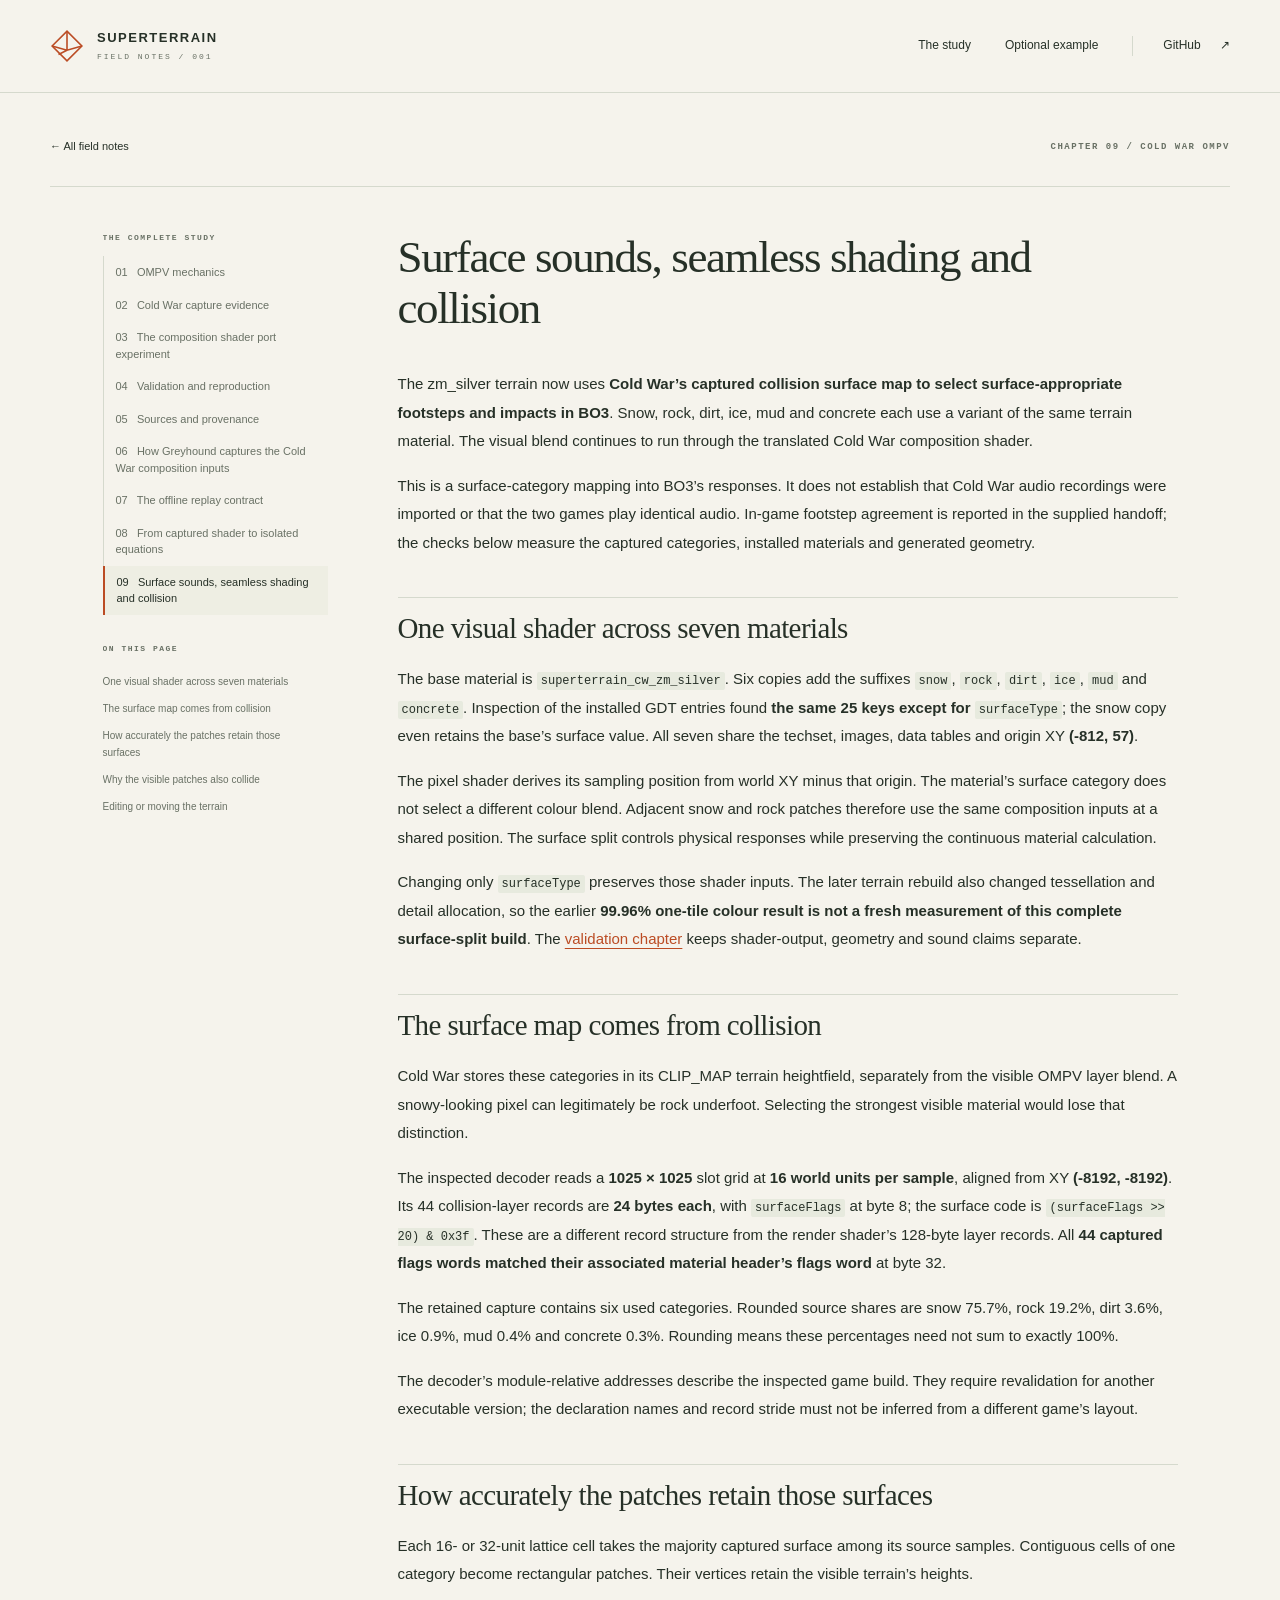
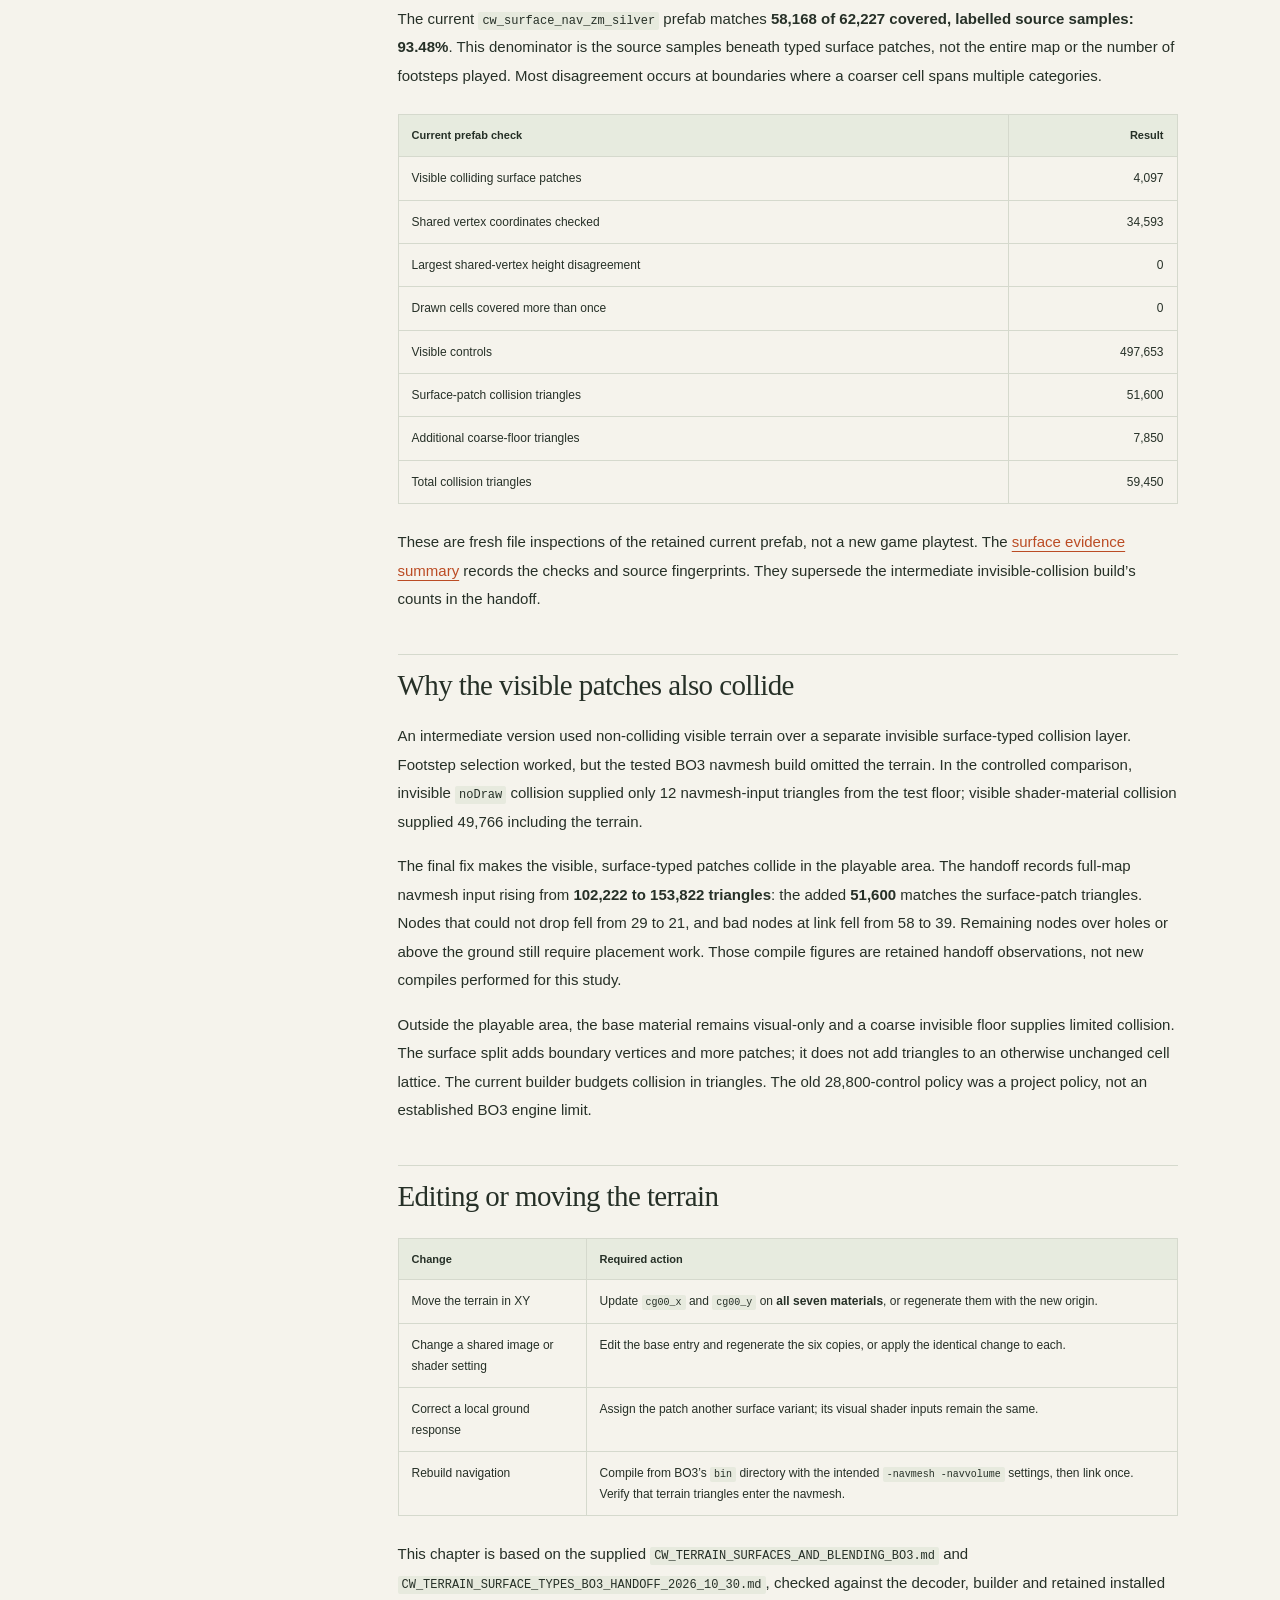
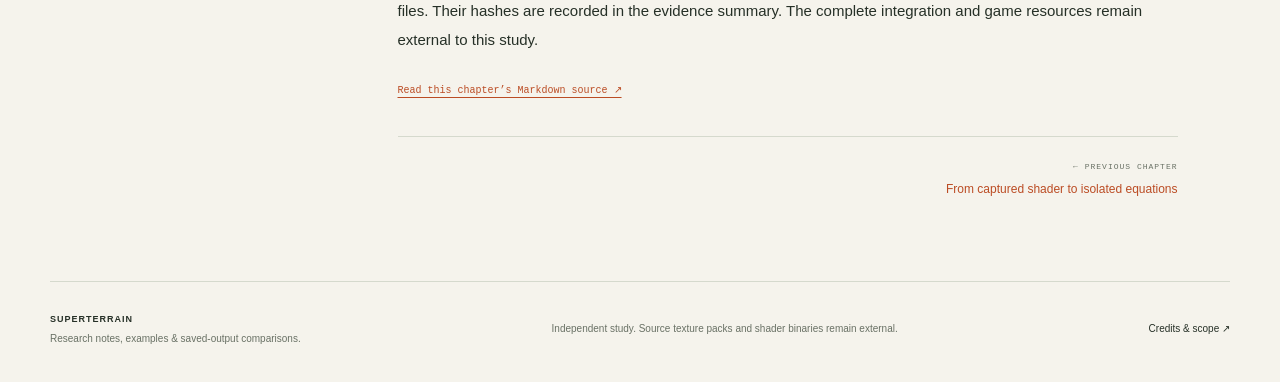
<file: site/chapters/09-surface-sounds.html>
<!doctype html>
<html lang="en"><head><meta charset="utf-8"><meta name="viewport" content="width=device-width, initial-scale=1"><meta name="theme-color" content="#f5f3ec"><meta name="description" content="Surface sounds, seamless shading and collision — the Cold War OMPV research study, with source references and explicit evidence boundaries."><title>Surface sounds, seamless shading and collision — Cold War OMPV</title><link rel="icon" href="../assets/mark.svg" type="image/svg+xml"><link rel="stylesheet" href="../styles.css"></head>
<body><a class="skip-link" href="#article">Skip to content</a>
<header class="site-header"><a class="wordmark" href="../" aria-label="SuperTerrain Field Notes home"><svg viewBox="0 0 32 32" aria-hidden="true"><path d="M2 16 16 2l14 14-14 14Z"/><path d="m2 16 14 4 14-4M16 2v18l-8 4"/></svg><span>SUPERTERRAIN<small>FIELD NOTES / 001</small></span></a><nav aria-label="Main navigation"><a href="../#study">The study</a><a href="../#explorer">Optional example</a><a class="nav-repo" href="https://github.com/Kxboo/cold-war-ompv-study">GitHub <span aria-hidden="true">↗</span></a></nav></header>
<div class="reader-header wrap"><a href="../#study">← All field notes</a><p class="eyebrow">CHAPTER 09 / COLD WAR OMPV</p></div>
<main class="reader-layout wrap"><aside class="reader-sidebar" aria-label="Study navigation"><p class="eyebrow">THE COMPLETE STUDY</p><nav aria-label="Chapters"><a href="01-ompv-mechanics.html">01 &nbsp; OMPV mechanics</a><a href="02-cold-war-evidence.html">02 &nbsp; Cold War capture evidence</a><a href="03-shader-port.html">03 &nbsp; The composition shader port experiment</a><a href="04-validation.html">04 &nbsp; Validation and reproduction</a><a href="05-sources.html">05 &nbsp; Sources and provenance</a><a href="06-capture-workflow.html">06 &nbsp; How Greyhound captures the Cold War composition inputs</a><a href="07-replay-contract.html">07 &nbsp; The offline replay contract</a><a href="08-shader-experiments.html">08 &nbsp; From captured shader to isolated equations</a><a href="09-surface-sounds.html" aria-current="page">09 &nbsp; Surface sounds, seamless shading and collision</a></nav><div class="toc"><p class="eyebrow">ON THIS PAGE</p><nav aria-label="On this page"><a href="#one-visual-shader-across-seven-materials">One visual shader across seven materials</a><a href="#the-surface-map-comes-from-collision">The surface map comes from collision</a><a href="#how-accurately-the-patches-retain-those-surfaces">How accurately the patches retain those surfaces</a><a href="#why-the-visible-patches-also-collide">Why the visible patches also collide</a><a href="#editing-or-moving-the-terrain">Editing or moving the terrain</a></nav></div><details class="reader-mobile-nav"><summary>Chapters &amp; this page</summary><nav aria-label="Mobile chapters"><a href="01-ompv-mechanics.html">01 &nbsp; OMPV mechanics</a><a href="02-cold-war-evidence.html">02 &nbsp; Cold War capture evidence</a><a href="03-shader-port.html">03 &nbsp; The composition shader port experiment</a><a href="04-validation.html">04 &nbsp; Validation and reproduction</a><a href="05-sources.html">05 &nbsp; Sources and provenance</a><a href="06-capture-workflow.html">06 &nbsp; How Greyhound captures the Cold War composition inputs</a><a href="07-replay-contract.html">07 &nbsp; The offline replay contract</a><a href="08-shader-experiments.html">08 &nbsp; From captured shader to isolated equations</a><a href="09-surface-sounds.html" aria-current="page">09 &nbsp; Surface sounds, seamless shading and collision</a></nav><div class="toc"><nav aria-label="Mobile page contents"><a href="#one-visual-shader-across-seven-materials">One visual shader across seven materials</a><a href="#the-surface-map-comes-from-collision">The surface map comes from collision</a><a href="#how-accurately-the-patches-retain-those-surfaces">How accurately the patches retain those surfaces</a><a href="#why-the-visible-patches-also-collide">Why the visible patches also collide</a><a href="#editing-or-moving-the-terrain">Editing or moving the terrain</a></nav></div></details></aside>
<article id="article" class="article-body"><h1 id="surface-sounds-seamless-shading-and-collision">Surface sounds, seamless shading and collision</h1>
<p>The zm_silver terrain now uses <strong>Cold War’s captured collision surface map to select surface-appropriate footsteps and impacts in BO3</strong>. Snow, rock, dirt, ice, mud and concrete each use a variant of the same terrain material. The visual blend continues to run through the translated Cold War composition shader.</p>
<p>This is a surface-category mapping into BO3’s responses. It does not establish that Cold War audio recordings were imported or that the two games play identical audio. In-game footstep agreement is reported in the supplied handoff; the checks below measure the captured categories, installed materials and generated geometry.</p>
<h2 id="one-visual-shader-across-seven-materials">One visual shader across seven materials</h2>
<p>The base material is <code>superterrain_cw_zm_silver</code>. Six copies add the suffixes <code>snow</code>, <code>rock</code>, <code>dirt</code>, <code>ice</code>, <code>mud</code> and <code>concrete</code>. Inspection of the installed GDT entries found <strong>the same 25 keys except for <code>surfaceType</code></strong>; the snow copy even retains the base’s surface value. All seven share the techset, images, data tables and origin XY <strong>(-812, 57)</strong>.</p>
<p>The pixel shader derives its sampling position from world XY minus that origin. The material’s surface category does not select a different colour blend. Adjacent snow and rock patches therefore use the same composition inputs at a shared position. The surface split controls physical responses while preserving the continuous material calculation.</p>
<p>Changing only <code>surfaceType</code> preserves those shader inputs. The later terrain rebuild also changed tessellation and detail allocation, so the earlier <strong>99.96% one-tile colour result is not a fresh measurement of this complete surface-split build</strong>. The <a href="04-validation.html">validation chapter</a> keeps shader-output, geometry and sound claims separate.</p>
<h2 id="the-surface-map-comes-from-collision">The surface map comes from collision</h2>
<p>Cold War stores these categories in its CLIP_MAP terrain heightfield, separately from the visible OMPV layer blend. A snowy-looking pixel can legitimately be rock underfoot. Selecting the strongest visible material would lose that distinction.</p>
<p>The inspected decoder reads a <strong>1025 × 1025</strong> slot grid at <strong>16 world units per sample</strong>, aligned from XY <strong>(-8192, -8192)</strong>. Its 44 collision-layer records are <strong>24 bytes each</strong>, with <code>surfaceFlags</code> at byte 8; the surface code is <code>(surfaceFlags &gt;&gt; 20) &amp; 0x3f</code>. These are a different record structure from the render shader’s 128-byte layer records. All <strong>44 captured flags words matched their associated material header’s flags word</strong> at byte 32.</p>
<p>The retained capture contains six used categories. Rounded source shares are snow 75.7%, rock 19.2%, dirt 3.6%, ice 0.9%, mud 0.4% and concrete 0.3%. Rounding means these percentages need not sum to exactly 100%.</p>
<p>The decoder’s module-relative addresses describe the inspected game build. They require revalidation for another executable version; the declaration names and record stride must not be inferred from a different game’s layout.</p>
<h2 id="how-accurately-the-patches-retain-those-surfaces">How accurately the patches retain those surfaces</h2>
<p>Each 16- or 32-unit lattice cell takes the majority captured surface among its source samples. Contiguous cells of one category become rectangular patches. Their vertices retain the visible terrain’s heights.</p>
<p>The current <code>cw_surface_nav_zm_silver</code> prefab matches <strong>58,168 of 62,227 covered, labelled source samples: 93.48%</strong>. This denominator is the source samples beneath typed surface patches, not the entire map or the number of footsteps played. Most disagreement occurs at boundaries where a coarser cell spans multiple categories.</p>
<div class="table-scroll"><table><thead><tr>
<th scope="col">Current prefab check</th>
<th scope="col" style="text-align:right">Result</th>
</tr></thead><tbody>
<tr>
<td>Visible colliding surface patches</td>
<td style="text-align:right">4,097</td>
</tr>
<tr>
<td>Shared vertex coordinates checked</td>
<td style="text-align:right">34,593</td>
</tr>
<tr>
<td>Largest shared-vertex height disagreement</td>
<td style="text-align:right">0</td>
</tr>
<tr>
<td>Drawn cells covered more than once</td>
<td style="text-align:right">0</td>
</tr>
<tr>
<td>Visible controls</td>
<td style="text-align:right">497,653</td>
</tr>
<tr>
<td>Surface-patch collision triangles</td>
<td style="text-align:right">51,600</td>
</tr>
<tr>
<td>Additional coarse-floor triangles</td>
<td style="text-align:right">7,850</td>
</tr>
<tr>
<td>Total collision triangles</td>
<td style="text-align:right">59,450</td>
</tr>
</tbody></table></div>
<p>These are fresh file inspections of the retained current prefab, not a new game playtest. The <a href="../data/surface-sounds.json">surface evidence summary</a> records the checks and source fingerprints. They supersede the intermediate invisible-collision build’s counts in the handoff.</p>
<h2 id="why-the-visible-patches-also-collide">Why the visible patches also collide</h2>
<p>An intermediate version used non-colliding visible terrain over a separate invisible surface-typed collision layer. Footstep selection worked, but the tested BO3 navmesh build omitted the terrain. In the controlled comparison, invisible <code>noDraw</code> collision supplied only 12 navmesh-input triangles from the test floor; visible shader-material collision supplied 49,766 including the terrain.</p>
<p>The final fix makes the visible, surface-typed patches collide in the playable area. The handoff records full-map navmesh input rising from <strong>102,222 to 153,822 triangles</strong>: the added <strong>51,600</strong> matches the surface-patch triangles. Nodes that could not drop fell from 29 to 21, and bad nodes at link fell from 58 to 39. Remaining nodes over holes or above the ground still require placement work. Those compile figures are retained handoff observations, not new compiles performed for this study.</p>
<p>Outside the playable area, the base material remains visual-only and a coarse invisible floor supplies limited collision. The surface split adds boundary vertices and more patches; it does not add triangles to an otherwise unchanged cell lattice. The current builder budgets collision in triangles. The old 28,800-control policy was a project policy, not an established BO3 engine limit.</p>
<h2 id="editing-or-moving-the-terrain">Editing or moving the terrain</h2>
<div class="table-scroll"><table><thead><tr>
<th scope="col">Change</th>
<th scope="col">Required action</th>
</tr></thead><tbody>
<tr>
<td>Move the terrain in XY</td>
<td>Update <code>cg00_x</code> and <code>cg00_y</code> on <strong>all seven materials</strong>, or regenerate them with the new origin.</td>
</tr>
<tr>
<td>Change a shared image or shader setting</td>
<td>Edit the base entry and regenerate the six copies, or apply the identical change to each.</td>
</tr>
<tr>
<td>Correct a local ground response</td>
<td>Assign the patch another surface variant; its visual shader inputs remain the same.</td>
</tr>
<tr>
<td>Rebuild navigation</td>
<td>Compile from BO3’s <code>bin</code> directory with the intended <code>-navmesh -navvolume</code> settings, then link once. Verify that terrain triangles enter the navmesh.</td>
</tr>
</tbody></table></div>
<p>This chapter is based on the supplied <code>CW_TERRAIN_SURFACES_AND_BLENDING_BO3.md</code> and <code>CW_TERRAIN_SURFACE_TYPES_BO3_HANDOFF_2026_10_30.md</code>, checked against the decoder, builder and retained installed files. Their hashes are recorded in the evidence summary. The complete integration and game resources remain external to this study.</p><a class="source-link" href="https://github.com/Kxboo/cold-war-ompv-study/blob/main/docs/09-surface-sounds.md">Read this chapter’s Markdown source ↗</a><nav class="chapter-pager" aria-label="Adjacent chapters"><a href="08-shader-experiments.html"><span>← PREVIOUS CHAPTER</span>From captured shader to isolated equations</a></nav></article></main>
<footer class="site-footer wrap"><div><strong>SUPERTERRAIN</strong><span>Research notes, examples &amp; saved-output comparisons.</span></div><p>Independent study. Source texture packs and shader binaries remain external.</p><a href="https://github.com/Kxboo/cold-war-ompv-study/blob/main/NOTICE.md">Credits &amp; scope ↗</a></footer></body></html>
</file>
<file: site/styles.css>
:root{--paper:#f5f3ec;--white:#fcfbf6;--ink:#263027;--muted:#697165;--line:#d5d9cd;--orange:#bb4c24;--bright:#e46c3a;--olive:#536548;--soft:#e9ede1;--mono:ui-monospace,SFMono-Regular,Consolas,"Liberation Mono",monospace;--sans:Arial,Helvetica,sans-serif;--serif:Georgia,"Times New Roman",serif}
*{box-sizing:border-box}html{scroll-behavior:smooth;scroll-padding-top:95px}body{margin:0;background:var(--paper);color:var(--ink);font-family:var(--sans);font-size:15px;line-height:1.6}a{color:inherit}button,input,select{font:inherit}button,a,input,select,summary{-webkit-tap-highlight-color:transparent}button{cursor:pointer}button:disabled{cursor:default}a,button,input,select,summary{outline-offset:5px}a:focus-visible,button:focus-visible,input:focus-visible,select:focus-visible,summary:focus-visible{outline:2px solid var(--orange)}button,input,select{color:var(--ink)}button{border-radius:0}::selection{background:#ebc7a8;color:var(--ink)}img,svg{max-width:100%}p,h1,h2,h3,h4,figure{margin:0}button{touch-action:manipulation}table{border-collapse:collapse}a{text-underline-offset:4px;text-decoration-thickness:1px}.wrap{width:min(1320px,calc(100% - 100px));margin-inline:auto}.section-space{padding-block:100px}.eyebrow{font-family:var(--mono);font-size:10px;font-weight:600;letter-spacing:1.5px;line-height:1.6}.sr-only{position:absolute!important;width:1px;height:1px;padding:0;margin:-1px;overflow:hidden;clip:rect(0,0,0,0);white-space:nowrap;border:0}.skip-link{position:fixed;left:20px;top:10px;padding:12px 20px;z-index:100;background:var(--ink);color:var(--white);transform:translateY(-150%)}.skip-link:focus{transform:translateY(0)}
.site-header{height:93px;border-bottom:1px solid var(--line);display:flex;align-items:center;justify-content:space-between;padding-inline:50px;gap:30px;background:var(--paper)}.wordmark{display:flex;align-items:center;gap:13px;text-decoration:none;font-size:13px;letter-spacing:1.5px;font-weight:700;line-height:1.4}.wordmark svg{width:34px;stroke:var(--orange);fill:none;stroke-width:1.5}.wordmark small{display:block;font:8px/1.5 var(--mono);letter-spacing:2px;color:var(--muted);margin-top:4px}.site-header nav{display:flex;align-items:center;gap:34px}.site-header nav a{font-size:12px;text-decoration:none}.site-header nav a:hover{color:var(--orange)}.site-header .nav-repo{border-left:1px solid var(--line);padding-left:30px}.nav-repo span{margin-left:16px}
.hero{display:grid;grid-template-columns:.9fr 1.1fr;gap:35px;padding-top:73px;padding-bottom:64px;align-items:center}.hero .eyebrow{font-size:9px;letter-spacing:1.1px;margin-bottom:25px}.status-dot{display:inline-block;width:6px;height:6px;background:var(--bright);border-radius:50%;margin-right:8px;vertical-align:1px}.hero h1{font-family:var(--serif);font-size:clamp(62px,6.5vw,100px);font-weight:400;letter-spacing:-5px;line-height:.99}.hero h1 em{font-weight:400;color:var(--orange)}.hero-deck{font-size:15px;line-height:1.7;max-width:405px;margin-top:30px;color:#626a60}.hero-actions{display:flex;flex-wrap:wrap;align-items:center;gap:22px;margin-top:28px}.button{display:inline-flex;justify-content:space-between;align-items:center;gap:24px;padding:13px 18px;text-decoration:none;font-size:12px;font-weight:600;border:1px solid var(--ink)}.button.primary{background:var(--ink);color:var(--white)}.button.primary:hover{background:var(--olive);border-color:var(--olive)}.text-link{text-decoration:none;font-size:12px;font-weight:600}.text-link:hover{color:var(--orange)}.text-link span{margin-left:13px}.hero-byline{font-family:var(--mono);font-size:9px;color:var(--muted);margin-top:27px}.hero-byline span{margin-inline:7px}.hero-figure{position:relative;align-self:stretch;min-height:500px;display:flex;flex-direction:column;justify-content:space-between;margin-top:6px;background:radial-gradient(ellipse at 50% 55%,#e6e9dd55,transparent 66%)}.figure-top{display:flex;justify-content:space-between;align-items:center;gap:12px;font:8px var(--mono);letter-spacing:1.1px;border-top:1px solid var(--line);padding-top:12px}.figure-pill{border:1px solid var(--line);padding:3px 6px;font-size:8px}.hero-figure img{width:100%;height:auto;margin-block:auto}.hero-figure figcaption{border-top:1px solid var(--line);padding-top:12px;display:flex;flex-wrap:wrap;gap:17px;align-items:center;font:8px var(--mono);color:var(--muted)}.hero-figure figcaption>span:last-child{margin-left:auto;font-size:8px;letter-spacing:0}.figure-key{display:flex;align-items:center;gap:5px;font-size:7px;letter-spacing:.7px}.figure-key i{width:6px;height:6px;border-radius:50%;display:inline-block}.key-ochre{background:#bd753d}.key-green{background:#65735b}
.thesis{display:flex;gap:28px;align-items:center;padding-block:24px;border-top:1px solid var(--line);border-bottom:1px solid var(--line)}.thesis>p{flex:1;font-size:13px;line-height:1.7;color:var(--muted)}.thesis>p strong{font-weight:400;color:var(--ink)}.thesis>div{display:flex;align-items:center;gap:12px}.thesis b{font-size:32px;font-family:var(--serif);font-weight:400;letter-spacing:-1px}.thesis>div span{font:9px/1.6 var(--mono);color:var(--muted)}.thesis-arrow{font-size:20px;color:#99a08e}
.section-heading{display:flex;justify-content:space-between;gap:40px;align-items:flex-end;margin-bottom:40px}.section-heading .eyebrow{color:var(--orange);margin-bottom:15px}.section-heading h2{font:400 clamp(36px,3.6vw,52px)/1.12 var(--serif);letter-spacing:-1.7px}.section-heading>p{font-size:13px;color:var(--muted);max-width:410px;line-height:1.75;padding-bottom:3px}.explorer-section{padding-bottom:78px}.explorer-toolbar{display:flex;justify-content:space-between;gap:15px;padding:14px 0;border-top:1px solid var(--line);align-items:center}.preset-group{display:flex;gap:6px;align-items:center;flex-wrap:wrap}.preset-group>span{font:8px var(--mono);letter-spacing:1px;color:var(--muted);margin-right:12px}.preset-group button{background:transparent;border:1px solid transparent;padding:6px 10px;font-size:11px}.preset-group button:hover{border-color:var(--line)}.preset-group button[aria-pressed=true]{background:var(--ink);color:var(--white)}.reset-button{border:0;background:transparent;font-size:11px;white-space:nowrap;padding:6px}.reset-button span{font-size:16px;margin-left:8px}.explorer-shell{display:grid;grid-template-columns:260px minmax(280px,1fr) minmax(280px,.95fr);border:1px solid #bfc6b6;background:var(--white)}.input-panel,.sample-panel,.result-panel{padding:23px}.input-panel{background:#eef0e7}.sample-panel{border-inline:1px solid var(--line)}.panel-heading{display:flex;align-items:center;gap:9px}.step-number{font:10px/20px var(--mono);border:1px solid #b7bfae;width:21px;height:21px;text-align:center;border-radius:50%;flex-shrink:0}.panel-heading h3{font-size:12px;font-weight:600;line-height:1.5}.panel-description{font-size:11px;color:var(--muted);line-height:1.65;margin-top:13px;min-height:36px}.corner-editors{display:grid;grid-template-columns:1fr 1fr;gap:7px;margin-top:20px}.corner-editor{background:var(--white);border:1px solid #c9d0c0;position:relative;padding:8px 9px}.corner-editor.is-selected{border-color:var(--orange);box-shadow:inset 0 0 0 1px var(--orange)}.corner-editor label{font:8px var(--mono);letter-spacing:.7px;display:block;margin-bottom:3px}.corner-editor input{width:100%;border:0;background:transparent;font:24px/1.4 var(--mono);padding:0;appearance:textfield}.corner-editor input::-webkit-inner-spin-button{appearance:none}.corner-editor .edit-tint{position:absolute;right:7px;top:7px;width:17px;height:17px;border:1px solid #0002;border-radius:50%;padding:0}.corner-editor .corner-tint{display:block;font:8px/1.3 var(--mono);white-space:nowrap;color:var(--muted);margin-top:5px}.tint-editor{border:0;padding:0;margin:20px 0 0;min-width:0}.tint-editor legend{font-size:11px;font-weight:600;padding:0}.tint-editor legend span{font-size:10px;color:var(--muted);font-weight:400}.tint-editor>p{font-size:10px;color:var(--muted);margin:5px 0 13px}.compact-slider{display:grid;grid-template-columns:12px 1fr 31px;align-items:center;gap:8px;font:10px var(--mono);margin-block:9px}.compact-slider input{width:100%;min-width:0}.compact-slider output{text-align:right;font-size:9px}.model-selector{padding-top:20px;border-top:1px solid var(--line);margin-top:20px}.model-selector label{display:block;font-size:11px;font-weight:600;margin-bottom:8px}.model-selector select{width:100%;font-size:10px;border:1px solid #bcc5b3;padding:9px 6px;background:var(--white);border-radius:0}.model-selector p{font-size:10px;color:var(--muted);line-height:1.65;margin-top:9px}.sample-board{margin-top:20px;aspect-ratio:1;position:relative;overflow:hidden;touch-action:none;cursor:crosshair;border:1px solid #c4c8b9;background:#e7e6d8}.sample-cells{position:absolute;inset:0;display:grid;grid-template-columns:1fr 1fr;grid-template-rows:1fr 1fr}.sample-cell{position:relative;background-color:var(--cell-colour);border:1px solid #f9f8eb26;overflow:hidden}.sample-cell::after{content:"";position:absolute;inset:0;background:repeating-linear-gradient(0deg,transparent 0px,transparent 19px,#fff1 19px,#fff1 20px),repeating-linear-gradient(90deg,transparent 0px,transparent 19px,#fff1 19px,#fff1 20px)}.sample-cell span{position:absolute;z-index:1;left:12px;top:9px;font:9px var(--mono);letter-spacing:.7px;color:#243125}.sample-cell:nth-child(2) span,.sample-cell:nth-child(4) span{right:12px;left:auto}.sample-cell:nth-child(3) span,.sample-cell:nth-child(4) span{bottom:26px;top:auto}.sample-overlay{width:100%;height:100%;position:absolute;inset:0;pointer-events:none}.centre-lines{stroke:#ffffd52e;stroke-dasharray:3 7;fill:none}.sample-overlay #sample-connections{stroke:#fff8dc85;stroke-width:1.3;stroke-dasharray:4 4;fill:none}.sample-overlay #sample-centres circle{fill:#faf7da;stroke:#283227;stroke-width:2}.sample-overlay #sample-cursor circle{fill:#fff9eb;stroke:#243125;stroke-width:1.5}.sample-overlay #sample-cursor path{fill:none;stroke:#fff9eb;stroke-width:1.6}.board-axis{position:absolute;font:8px var(--mono);color:#243125;z-index:1;right:7px;bottom:7px}.board-axis.y{right:auto;left:7px;top:7px;bottom:auto;writing-mode:vertical-rl}.board-instruction{position:absolute;left:10px;bottom:8px;font:7px var(--mono);letter-spacing:.6px;color:#243125}.uv-controls{display:grid;grid-template-columns:1fr 1fr;gap:18px;margin-top:16px}.uv-controls label{font:10px var(--mono)}.uv-controls output{float:right;color:var(--muted)}.uv-controls input{display:block;width:100%;margin:11px 0 0}input[type=range]{appearance:none;-webkit-appearance:none;height:22px;background:linear-gradient(#c7cdbd,#c7cdbd) center/100% 3px no-repeat;cursor:pointer;border-radius:0;accent-color:var(--orange)}input[type=range]::-webkit-slider-thumb{appearance:none;-webkit-appearance:none;width:12px;height:12px;background:var(--ink);border:2px solid var(--white);box-shadow:0 0 0 1px var(--ink);border-radius:50%}input[type=range]::-moz-range-thumb{width:8px;height:8px;background:var(--ink);border:2px solid var(--white);box-shadow:0 0 0 1px var(--ink);border-radius:50%}.coordinate-note{font:8px/1.7 var(--mono);color:var(--muted);margin-top:15px;min-height:28px}.gather-table{font:9px/1.6 var(--mono);width:100%;margin-top:14px}.gather-table caption{text-align:left;font:10px var(--sans);padding-bottom:7px;color:var(--muted)}.gather-table th{text-align:left;color:var(--muted);font-weight:400;font-size:8px;border-bottom:1px solid var(--line);padding:4px 0}.gather-table td{padding:4px 0}.gather-table td:last-child,.gather-table th:last-child{text-align:right}.gather-table tbody tr.is-zero{color:#8b9285}.id-dot{width:6px;height:6px;display:inline-block;margin-right:5px;border-radius:50%;background:var(--dot-colour)}.layer-stack{display:grid;gap:10px;margin-top:18px}.layer-card{padding:12px 0 9px;border-top:1px solid var(--line)}.layer-card:first-child{border-top:0;padding-top:0}.layer-card-heading{display:flex;gap:8px;align-items:center;font:11px var(--mono)}.layer-card-heading .id-dot{width:10px;height:10px;margin-right:0}.layer-card-heading strong{font-weight:500}.layer-card-heading small{margin-left:auto;color:var(--muted);font-size:8px}.layer-coverage{display:flex;justify-content:space-between;font:9px var(--mono);margin-top:9px}.layer-coverage span{color:var(--muted)}.coverage-track{height:4px;background:#e7e9e1;margin-top:5px}.coverage-track>span{display:block;height:100%;background:var(--layer-colour)}.layer-bottom{display:flex;justify-content:space-between;gap:8px;font:9px var(--mono);margin-top:9px}.layer-bottom span{color:var(--muted)}.layer-reveal{margin-top:12px}.layer-reveal label{display:grid;grid-template-columns:auto 1fr 28px;gap:10px;align-items:center;font:9px var(--mono);color:var(--muted)}.layer-reveal input{width:100%}.layer-reveal output{text-align:right;color:var(--ink)}.layer-reveal .advanced-reveal{margin-top:10px}.layer-reveal .advanced-reveal label{font-size:8px;margin-top:7px}.reveal-bounds{font:8px/1.5 var(--mono);color:var(--muted);margin-top:8px}.composite-output{display:flex;gap:12px;margin-top:22px;padding-top:18px;border-top:1px solid var(--line);align-items:center}.output-swatch{width:53px;height:53px;border:1px solid #0002;flex-shrink:0}.composite-output .eyebrow{font-size:7px;letter-spacing:.8px;display:block}.composite-output strong{display:block;font:10px var(--mono);margin-top:5px}.composite-output small{font-size:9px;color:var(--muted)}.output-note{font-size:9px;color:var(--muted);line-height:1.7;margin-top:12px}.trace-strip{display:flex;align-items:center;gap:28px;padding:14px 17px;background:#e8ecdf;font:9px/1.7 var(--mono);border:1px solid #bfc6b6;border-top:0}.trace-strip b{font-weight:500}.trace-strip>span:last-child{margin-left:auto;font:10px var(--sans);color:var(--muted)}.trace-dot{display:inline-block;height:5px;width:5px;border-radius:50%;background:var(--olive);margin-right:5px}.math-details{border-bottom:1px solid var(--line)}.math-details summary{cursor:pointer;padding:18px 0;display:flex;justify-content:space-between;gap:20px;font-size:12px;list-style:none}.math-details summary::-webkit-details-marker{display:none}.summary-label{font:8px var(--mono);letter-spacing:1px;color:var(--muted);display:flex;align-items:center;gap:20px}.summary-label span{font:20px var(--sans)}.math-details[open] .summary-label span{transform:rotate(45deg)}.math-content{display:grid;grid-template-columns:1fr 1fr 1fr;gap:35px;padding:15px 0 25px}.math-content h3{font-size:12px;margin-bottom:12px}.math-content pre{font:10px/1.9 var(--mono);white-space:pre-wrap;margin:0 0 10px;color:var(--orange)}.math-content p{font-size:11px;color:var(--muted);line-height:1.75}.trace-data{padding-bottom:20px;overflow-x:auto}.trace-data table{width:100%;font:9px/1.8 var(--mono);white-space:nowrap}.trace-data caption{text-align:left;font:11px var(--sans);padding-bottom:10px}.trace-data th{text-align:left;font-weight:400;color:var(--muted);border-bottom:1px solid var(--line)}.trace-data td,.trace-data th{padding:5px 15px 5px 0}.explorer-footnote{font-size:10px;line-height:1.8;color:var(--muted);margin-top:20px;max-width:800px}.explorer-footnote a{color:var(--ink)}
.capture-section{border-top:1px solid var(--line)}.capture-layout{display:grid;grid-template-columns:.85fr 1.15fr;gap:11%;margin-top:55px}.capture-intro .large-copy{font:27px/1.35 var(--serif);letter-spacing:-.5px;max-width:360px}.capture-intro>p:not(.large-copy){font-size:13px;line-height:1.85;margin-top:20px;max-width:360px;color:var(--muted)}.capture-intro>.text-link{display:inline-block;margin-top:22px}.source-stamp{margin-top:43px;padding-left:15px;border-left:2px solid #b8c1aa;display:flex;flex-direction:column;gap:6px}.source-stamp>span{font:8px var(--mono);letter-spacing:1px;color:var(--muted)}.source-stamp>a{font:15px var(--mono);text-decoration:none}.source-stamp>a span{font:13px var(--sans);margin-left:20px}.source-stamp>small{font:10px var(--sans);color:var(--muted)}.capture-steps{margin:0;padding:0;list-style:none}.capture-steps li{display:flex;gap:22px;padding:0 0 26px;margin-bottom:26px;border-bottom:1px solid var(--line)}.capture-steps li:last-child{margin-bottom:0;padding-bottom:0;border-bottom:0}.capture-number{font:11px/26px var(--mono);color:var(--orange);flex-shrink:0}.capture-steps h3{font-size:17px;font-weight:500;line-height:1.5;letter-spacing:-.3px}.capture-steps p{font-size:12px;color:var(--muted);line-height:1.8;margin-top:7px;max-width:460px}.capture-steps a{font-size:10px;display:inline-block;margin-top:9px;text-decoration:none}.capture-steps a:hover{color:var(--orange)}.capture-steps a span{margin-left:10px}
.measurement-section{background:var(--ink);color:var(--paper);padding-block:75px 60px}.measurement-section .eyebrow{color:#e6a078}.measurement-section .section-heading>p{color:#bac2b3}.measurement-layout{display:grid;grid-template-columns:.85fr 1.15fr;gap:11%;margin-top:50px}.metric-label{font:8px var(--mono);letter-spacing:1px;color:#c9d0c1}.measurement-lead>strong{font:72px/1.4 var(--serif);display:block;letter-spacing:-4px;font-weight:400;color:#e7b98c;white-space:nowrap}.measurement-lead>strong>span{color:#9d9f80}.measurement-lead>p{font-size:12px;color:#bec6b8;line-height:1.8;margin-top:5px}.measurement-lead>a{display:inline-block;margin-top:25px;color:#e7b98c}.metric-table{width:100%;font-size:11px}.metric-table caption{font:9px var(--mono);text-align:left;padding-bottom:16px;color:#b9c2af}.metric-table th,.metric-table td{text-align:right;padding:12px 0 12px 14px;border-bottom:1px solid #52604c}.metric-table thead th{font:8px var(--mono);color:#bac4af;white-space:nowrap}.metric-table th:first-child{text-align:left;padding-left:0}.metric-table tbody th{font-size:11px;line-height:1.45;font-weight:400}.metric-table th small{display:block;font-size:9px;color:#b5c0ac}.metric-table td{font:10px var(--mono);white-space:nowrap}.metric-table td:last-child{color:#edb99a}.metric-table-wrap>p{font-size:10px;color:#bbc4b1;line-height:1.8;margin-top:15px}.boundary-note{margin-top:48px;padding-top:22px;border-top:1px solid #58624e;display:flex;gap:18px;align-items:flex-start}.boundary-icon{font:28px/1 var(--serif);color:#e5af89}.boundary-note p{font-size:11px;color:#bdc6b4;line-height:1.8;max-width:900px}.boundary-note p strong{color:var(--paper);font-weight:400}.boundary-note>a{font-size:10px;text-decoration:none;white-space:nowrap;margin-left:auto}.boundary-note>a span{margin-left:10px}
.chapter-index{display:grid;grid-template-columns:1fr 1fr;column-gap:60px}.chapter-index>a{display:flex;gap:24px;text-decoration:none;border-top:1px solid var(--line);padding:26px 0;align-items:baseline}.chapter-index>a>span{font:10px var(--mono);color:var(--orange)}.chapter-index>a h3{font-size:17px;font-weight:500;line-height:1.4;letter-spacing:-.3px}.chapter-index>a p{font-size:11px;color:var(--muted);line-height:1.7;margin-top:6px;max-width:420px}.chapter-index>a>b{margin-left:auto;font-size:16px;font-weight:400}.chapter-index>a:hover h3{color:var(--orange)}.sources-band{border-top:1px solid var(--line);padding-top:28px;padding-bottom:60px}.sources-band>.eyebrow{font-size:9px;color:var(--muted)}.sources-band>div{display:grid;grid-template-columns:1fr 1fr 1fr;gap:50px;margin-top:25px}.sources-band a{display:flex;flex-direction:column;text-decoration:none;gap:7px}.sources-band a>span{font:8px var(--mono);letter-spacing:1px;color:var(--orange)}.sources-band a strong{font:20px var(--serif);font-weight:400;letter-spacing:-.4px}.sources-band a:hover strong{color:var(--orange)}.sources-band a small{font-size:10px;color:var(--muted)}.sources-band a b{font-weight:400;margin-left:14px}.site-footer{padding:30px 0 35px;border-top:1px solid var(--line);display:flex;justify-content:space-between;align-items:center;gap:25px;font-size:10px;color:var(--muted)}.site-footer>div{display:flex;flex-direction:column;gap:4px}.site-footer strong{font-size:9px;letter-spacing:1px;color:var(--ink)}.site-footer a{text-decoration:none;color:var(--ink)}.site-footer a span{margin-left:8px}.notice{border:1px solid var(--orange);padding:15px;margin-block:20px;font-size:13px}
/* Generated chapter reader: the Markdown source remains the content authority. */
.reader-header{padding-top:45px;padding-bottom:30px;border-bottom:1px solid var(--line);display:flex;justify-content:space-between;align-items:center}.reader-header a{font-size:11px;text-decoration:none}.reader-header .eyebrow{color:var(--muted);font-size:9px}.reader-layout{display:grid;grid-template-columns:225px minmax(0,780px);gap:70px;padding-block:45px 80px;justify-content:center}.reader-sidebar{font-size:11px;align-self:start;position:sticky;top:25px;max-height:calc(100vh - 50px);overflow:auto}.reader-sidebar .eyebrow{font-size:8px;color:var(--muted);margin-bottom:12px}.reader-sidebar nav{display:flex;flex-direction:column;gap:0}.reader-sidebar nav a{display:block;text-decoration:none;padding:8px 12px;border-left:1px solid var(--line);line-height:1.5;color:var(--muted)}.reader-sidebar nav a:hover{color:var(--orange)}.reader-sidebar nav a[aria-current=page]{border-left:2px solid var(--orange);background:#eeeee3;color:var(--ink)}.reader-sidebar .toc{margin-top:28px}.reader-sidebar .toc a{font-size:10px;line-height:1.7;padding-block:5px;border-left:0;padding-left:0}.article-body{font-size:15px;line-height:1.9;min-width:0;overflow-wrap:anywhere}.article-body>h1{font:45px/1.14 var(--serif);letter-spacing:-1.4px;margin:0 0 36px}.article-body h2{font:29px/1.25 var(--serif);letter-spacing:-.6px;margin:40px 0 19px;padding-top:12px;border-top:1px solid var(--line);scroll-margin-top:25px}.article-body h3{font-size:17px;font-weight:600;line-height:1.5;margin:30px 0 15px}.article-body h4{font-size:14px;margin:25px 0 12px}.article-body p{margin:16px 0}.article-body a{color:var(--orange)}.article-body ul,.article-body ol{margin:15px 0;padding-left:23px}.article-body li{padding-left:4px;margin-block:6px}.article-body code{font:12px/1.8 var(--mono);background:#e7eade;padding:2px 4px;border-radius:2px;overflow-wrap:anywhere}.article-body pre{border:1px solid var(--line);padding:18px;background:#eceee3;overflow:auto;white-space:pre;font:11px/1.9 var(--mono);margin:22px 0}.article-body pre code{font:inherit;background:none;padding:0;border-radius:0;overflow-wrap:normal}.article-body pre.diagram-source{white-space:pre;line-height:1.7;background:#ebeee4}.article-body .diagram-caption{font:9px/1.7 var(--mono);color:var(--muted);margin-top:-10px}.article-body .table-scroll{overflow:auto;margin:24px 0}.article-body table{width:100%;min-width:480px;font-size:12px;line-height:1.7}.article-body th{text-align:left;background:#e7ebdf;font-size:11px;font-weight:600}.article-body th,.article-body td{padding:11px 13px;border:1px solid var(--line);vertical-align:top}.article-body td code{font-size:10px}.article-body blockquote{margin:20px 0;padding:3px 0 3px 20px;border-left:2px solid var(--orange);color:var(--muted)}.article-body img{max-width:100%;height:auto}.article-body hr{border:0;border-top:1px solid var(--line);margin:35px 0}.chapter-pager{display:flex;justify-content:space-between;gap:24px;border-top:1px solid var(--line);padding-top:25px;margin-top:40px}.chapter-pager a{font-size:12px;text-decoration:none;max-width:48%}.chapter-pager a:last-child{margin-left:auto;text-align:right}.chapter-pager span{display:block;font:8px var(--mono);letter-spacing:1px;color:var(--muted);margin-bottom:7px}.source-link{display:block;font:10px var(--mono);margin-top:30px}.reader-mobile-nav{display:none}
@media(min-width:1600px){.hero{padding-block:90px 75px}.hero h1{font-size:108px}.hero-deck{font-size:16px}.hero-figure{min-height:550px}.site-header{padding-inline:max(50px,calc((100% - 1320px)/2))}}
@media(max-width:1200px){.wrap{width:calc(100% - 64px)}.site-header{padding-inline:32px}.hero{gap:20px}.hero h1{font-size:76px;letter-spacing:-4px}.hero-deck{font-size:14px;max-width:340px}.hero-actions{gap:16px}.hero-actions .text-link{font-size:11px}.hero-figure{min-height:470px}.thesis{gap:18px}.thesis>p{font-size:12px}.thesis b{font-size:28px}.explorer-shell{grid-template-columns:225px minmax(250px,1fr) minmax(255px,.95fr)}.input-panel,.sample-panel,.result-panel{padding:18px}.panel-heading h3{font-size:11px}.panel-heading{gap:7px}.layer-card-heading{font-size:10px}.trace-strip{gap:15px}.capture-layout,.measurement-layout{gap:8%}.metric-table td{font-size:9px}.metric-table th,.metric-table td{padding-left:8px}.reader-layout{gap:45px;grid-template-columns:210px minmax(0,760px)}}
@media(max-width:1000px){.hero h1{font-size:66px;letter-spacing:-3.8px}.hero .eyebrow{font-size:8px}.hero-figure{min-height:440px}.hero-deck{font-size:13px}.hero-figure figcaption>span:last-child{width:100%;margin-left:0}.thesis{gap:14px}.thesis>div{gap:8px}.thesis>div span{font-size:8px}.thesis b{font-size:25px}.explorer-shell{grid-template-columns:210px minmax(250px,1fr)}.result-panel{grid-column:1/-1;border-top:1px solid var(--line);display:grid;grid-template-columns:1fr 200px;gap:5px 25px}.result-panel>.panel-heading{grid-column:1}.result-panel>.panel-description{grid-column:1;min-height:0;margin-top:5px}.result-panel>.layer-stack{grid-column:1;grid-row:3 / 5;grid-template-columns:repeat(2,minmax(0,1fr));gap:20px}.layer-card{border-top:0;padding-top:0}.result-panel>.composite-output{grid-column:2;grid-row:1 / 4;border:0;margin-top:5px;padding-top:0;align-self:start;flex-direction:column;align-items:flex-start}.output-swatch{width:100%;height:85px}.result-panel>.output-note{grid-column:2;grid-row:4;align-self:start;font-size:10px}.trace-strip{flex-wrap:wrap;gap:10px 30px}.trace-strip>span:last-child{margin-left:0;width:100%}.measurement-lead>strong{font-size:58px;letter-spacing:-3px}.metric-table{font-size:10px}.measurement-layout{gap:6%;grid-template-columns:.75fr 1.25fr}.metric-table-wrap{overflow:auto}.chapter-index{column-gap:40px}.chapter-index>a{gap:17px}.chapter-index>a h3{font-size:15px}.sources-band>div{gap:25px}.sources-band a strong{font-size:18px}.reader-layout{grid-template-columns:180px minmax(0,1fr);gap:35px}.reader-sidebar nav a{font-size:10px}.article-body{font-size:14px}.article-body>h1{font-size:39px}}
@media(max-width:760px){html{scroll-padding-top:20px}.wrap{width:calc(100% - 40px)}.site-header{height:77px;padding-inline:20px;gap:10px}.wordmark{font-size:10px;gap:8px;letter-spacing:1px}.wordmark svg{width:29px}.wordmark small{font-size:6px;letter-spacing:1.5px}.site-header nav{gap:17px}.site-header nav a{font-size:10px}.site-header .nav-repo{padding-left:0;border-left:0}.nav-repo span{margin-left:5px}.site-header nav a[href="#evidence"]{display:none}.hero{padding-block:45px 35px;grid-template-columns:1fr;gap:40px}.hero .eyebrow{font-size:8px;margin-bottom:20px}.hero h1{font-size:80px;letter-spacing:-4px;line-height:.99}.hero h1 br:nth-child(2){display:none}.hero h1 em{white-space:nowrap}.hero-deck{max-width:420px;font-size:14px;margin-top:25px}.hero-figure{min-height:0;max-width:580px;width:100%;margin:0 auto}.hero-figure img{max-height:440px;object-fit:contain}.hero-figure figcaption>span:last-child{width:auto;margin-left:auto}.hero-byline{font-size:8px}.hero-actions{gap:23px}.thesis{flex-wrap:wrap;justify-content:space-between;padding-block:23px}.thesis>p{flex-basis:100%;font-size:13px;margin-bottom:9px}.thesis>div{gap:9px}.thesis>div span{font-size:8px}.thesis-arrow{font-size:16px}.thesis b{font-size:27px}.section-space{padding-block:65px}.section-heading{display:block;margin-bottom:27px}.section-heading h2{font-size:40px;letter-spacing:-1.3px}.section-heading>p{margin-top:18px;font-size:12px}.section-heading>p br{display:none}.section-heading .eyebrow{font-size:8px;margin-bottom:12px}.explorer-toolbar{align-items:flex-start}.preset-group{gap:4px}.preset-group>span{width:100%;margin-bottom:5px}.preset-group button{font-size:10px;padding:5px 7px}.reset-button{font-size:10px;margin-top:20px}.explorer-shell{grid-template-columns:190px minmax(220px,1fr)}.input-panel,.sample-panel,.result-panel{padding:16px}.panel-heading{align-items:flex-start;gap:7px}.panel-heading h3{font-size:11px;line-height:1.5}.panel-description{font-size:10px}.corner-editor{padding:7px}.corner-editor label{font-size:7px}.corner-editor input{font-size:21px}.corner-editor .corner-tint{font-size:7px}.tint-editor legend{font-size:10px}.tint-editor legend span{font-size:9px}.model-selector select{font-size:9px}.sample-cell span{font-size:8px}.coordinate-note{font-size:7px;line-height:1.8}.gather-table{font-size:8px}.result-panel{grid-template-columns:1fr 160px}.result-panel>.layer-stack{gap:18px}.layer-card-heading{font-size:9px}.layer-card-heading small{font-size:7px}.layer-bottom{font-size:8px}.trace-strip{font-size:8px;gap:6px 20px;padding:12px 15px}.trace-strip>span:last-child{font-size:9px}.math-content{grid-template-columns:1fr;gap:25px}.summary-label{font-size:7px;letter-spacing:.3px;gap:8px}.math-details summary{font-size:11px}.math-content pre{font-size:11px}.capture-layout{grid-template-columns:1fr;gap:40px;margin-top:30px}.capture-intro .large-copy{max-width:450px;font-size:26px}.capture-intro>p:not(.large-copy){max-width:450px}.source-stamp{margin-top:27px}.capture-steps li{gap:20px}.capture-steps p{max-width:none}.measurement-section{padding-block:58px 45px}.measurement-layout{grid-template-columns:1fr;gap:35px;margin-top:32px}.measurement-lead>strong{font-size:74px;letter-spacing:-4px}.measurement-lead>a{margin-top:17px}.metric-table td{font-size:11px}.metric-table th,.metric-table td{padding-block:13px}.boundary-note{flex-wrap:wrap;gap:12px;margin-top:30px;padding-top:20px}.boundary-note p{flex:1;font-size:10px}.boundary-note>a{margin-left:29px;font-size:10px;flex-basis:100%}.chapter-index{column-gap:30px}.chapter-index>a{gap:12px;padding-block:20px}.chapter-index>a>span{font-size:9px}.chapter-index>a h3{font-size:15px}.chapter-index>a p{font-size:10px}.chapter-index>a>b{font-size:13px}.sources-band{padding-bottom:35px}.sources-band>div{grid-template-columns:1fr;gap:24px}.sources-band a{gap:5px}.sources-band a strong{font-size:21px}.site-footer{flex-wrap:wrap;padding-block:25px;gap:15px}.site-footer>div{width:100%}.site-footer p{font-size:9px}.site-footer a{font-size:9px}.reader-header{padding-block:25px 20px}.reader-header .eyebrow{font-size:7px}.reader-layout{display:block;padding-top:30px}.reader-sidebar{position:static;max-height:none;margin-bottom:30px}.reader-sidebar>nav,.reader-sidebar>.eyebrow,.reader-sidebar>.toc{display:none}.reader-mobile-nav{display:block}.reader-mobile-nav summary{font:10px var(--mono);cursor:pointer;border-bottom:1px solid var(--line);padding:0 0 12px;margin-bottom:10px}.reader-mobile-nav nav{display:flex!important}.reader-sidebar nav a{font-size:11px}.article-body>h1{font-size:39px;margin-bottom:30px}.article-body h2{font-size:28px}.article-body{font-size:14px}.article-body pre{padding:14px;font-size:10px}.chapter-pager a{font-size:11px}}
@media(max-width:540px){.hero h1{font-size:68px;letter-spacing:-3.7px}.hero-deck{font-size:13px}.hero-actions{gap:20px}.hero-actions .button{font-size:11px;padding:12px 14px}.hero-actions .text-link{font-size:10px}.figure-top{font-size:7px;letter-spacing:.5px}.hero-figure figcaption>span:last-child{font-size:7px}.hero-figure figcaption{gap:10px}.figure-key{font-size:6px}.thesis{gap:9px}.thesis b{font-size:24px}.thesis>div{gap:6px}.thesis>div span{font-size:7px}.thesis-arrow{font-size:12px}.explorer-shell{grid-template-columns:1fr}.input-panel{display:grid;grid-template-columns:1fr 1fr;gap:0 18px;padding:20px}.input-panel>.panel-heading,.input-panel>.panel-description{grid-column:1/-1}.input-panel>.panel-description{min-height:0;margin-top:9px;max-width:290px}.corner-editors{grid-column:1;margin-top:18px;align-self:start}.tint-editor{grid-column:2;grid-row:3;align-self:center;margin-top:18px}.corner-editor input{font-size:22px}.corner-editor label{font-size:7px}.corner-editor .corner-tint{font-size:7px}.tint-editor legend{font-size:10px}.tint-editor legend span{display:block;margin-top:3px;font-size:9px}.tint-editor>p{font-size:9px;margin-block:7px 12px}.compact-slider{gap:6px;font-size:9px;grid-template-columns:10px 1fr 28px;margin-block:14px}.compact-slider output{font-size:8px}.model-selector{grid-column:1/-1;margin-top:19px;padding-top:16px}.model-selector label{font-size:10px}.model-selector select{font-size:11px;padding:9px}.model-selector p{font-size:10px}.sample-panel{border-inline:0;border-top:1px solid var(--line);padding:20px}.sample-board{margin-top:18px}.panel-heading h3{font-size:12px}.coordinate-note{font-size:9px;min-height:0}.gather-table{font-size:10px;margin-top:14px}.gather-table th{font-size:9px}.gather-table td{padding-block:6px}.gather-table caption{font-size:10px}.board-instruction{font-size:8px}.sample-cell span{font-size:10px}.result-panel{display:block;padding:20px}.result-panel>.panel-description{font-size:11px;margin-top:10px}.result-panel>.layer-stack{display:grid;grid-template-columns:1fr 1fr;gap:22px;margin-top:20px}.layer-card-heading{font-size:10px;gap:6px}.layer-card-heading small{font-size:7px}.layer-bottom{font-size:8px}.layer-reveal label{font-size:8px;gap:7px}.layer-coverage{font-size:9px}.result-panel>.composite-output{display:flex;flex-direction:row;align-items:center;border-top:1px solid var(--line);padding-top:18px;margin-top:20px;gap:14px}.output-swatch{height:58px;width:58px}.composite-output .eyebrow{font-size:8px}.composite-output strong{font-size:11px}.result-panel>.output-note{font-size:10px}.trace-strip{font-size:8px;gap:7px 15px;padding:13px 16px}.trace-strip>span:last-child{font-size:10px}.summary-label{font-size:0}.summary-label span{font-size:20px}.math-details summary{font-size:12px}.explorer-footnote{font-size:10px}.section-heading h2{font-size:36px}.chapter-index{grid-template-columns:1fr}.chapter-index>a{gap:18px;padding-block:21px}.chapter-index>a h3{font-size:17px}.chapter-index>a p{font-size:11px}.chapter-index>a>b{font-size:16px}.metric-table td{font-size:9px}.metric-table th,.metric-table td{padding-left:9px}.metric-table th:first-child{font-size:10px}.metric-table thead th{font-size:7px}.metric-table caption{font-size:8px}.metric-label{font-size:7px}.measurement-lead>strong{font-size:70px}.source-stamp{margin-top:25px}.site-footer{gap:13px}.site-footer p{width:100%;font-size:10px}.site-footer a{font-size:10px}.article-body>h1{font-size:34px}.article-body h2{font-size:26px}.article-body table{font-size:11px}.reader-header .eyebrow{max-width:140px;text-align:right;line-height:1.6}}
@media(prefers-reduced-motion:reduce){html{scroll-behavior:auto}*,*::before,*::after{animation-duration:.01ms!important;transition-duration:.01ms!important}}
@media print{.site-header nav,.hero-actions,.explorer-toolbar,.reader-sidebar,.reader-header,.site-footer,.chapter-pager,.source-link,.skip-link{display:none!important}body{background:white;color:black}.wrap{width:100%}.hero{padding-top:20px}.section-space{padding-block:35px}.reader-layout{display:block}.article-body{font-size:11pt}.article-body a{color:black}.article-body pre{white-space:pre-wrap}.measurement-section{background:white;color:black}.measurement-section *{color:black!important}.explorer-shell{break-inside:avoid}.article-body h2{break-after:avoid}a{overflow-wrap:anywhere}}

.edit-tint::after{content:"";position:absolute;inset:-5px}.preset-group button,.reset-button{min-height:30px}

/* Accessible layouts for the three authored study flowcharts. */
.article-body .flow-diagram{margin:25px 0 0;padding:23px;background:#ebeee2;border:1px solid #cbd3bd}.flow-diagram figcaption{font:10px/1.7 var(--mono);color:#59654e;margin-bottom:20px}.article-body .flow-linear{display:grid;grid-template-columns:repeat(4,minmax(0,1fr));gap:16px;margin:0;padding:0;list-style:none;counter-reset:none}.article-body .flow-linear li{display:flex;flex-direction:column;gap:8px;position:relative;margin:0;padding:14px 12px;background:#f8f8f0;border:1px solid #bdc7ae;font-size:11px;line-height:1.5;min-height:105px}.flow-number{font:9px var(--mono);color:var(--orange)}.article-body .flow-linear li::after{content:"→";position:absolute;right:-15px;top:45%;color:#667559;font-size:13px}.article-body .flow-linear li:nth-child(4n)::after,.article-body .flow-linear li:last-child::after{content:none}.flow-node{display:block;border:1px solid #bdc7ae;background:#f8f8f0;padding:12px 14px;font-size:12px;line-height:1.6;text-align:center}.article-body .flow-entry{display:flex;align-items:center;justify-content:center;gap:28px;list-style:none;padding:0;margin:0}.article-body .flow-entry li{flex:1;max-width:250px;margin:0;padding:0;position:relative}.flow-entry li+li::before{content:"→";position:absolute;left:-22px;top:50%;transform:translateY(-50%);color:#657653}.flow-fork-label{text-align:center;margin:18px 0 12px;font:9px var(--mono);color:#617351}.flow-fork-label span{display:block;font:20px var(--sans);margin-top:5px}.flow-branches{display:grid;grid-template-columns:1fr 1fr;gap:22px}.article-body .flow-branch h4{font:10px/1.5 var(--mono);margin:0 0 12px;text-align:center;color:var(--orange)}.article-body .flow-sequence{list-style:none;padding:0;margin:0;display:flex;flex-direction:column;gap:25px}.article-body .flow-sequence li{position:relative;margin:0;padding:0}.flow-sequence li+li::before{content:"↓";position:absolute;left:50%;top:-24px;color:#657653;font-size:15px;transform:translateX(-50%)}.archive-branch .flow-node{background:#f0f3e8;border-color:#acbda1}.flow-origin{max-width:350px;margin:auto}.flow-merge{text-align:center;margin-top:14px}.flow-merge>span{display:block;font-size:21px;color:#657653;margin-bottom:10px}.flow-result{max-width:360px;margin:auto;background:#dce5cf;border-color:#9caa8c}.flow-offshoot{border-top:1px dashed #b2bea2;padding-top:17px;margin-top:22px}.article-body .flow-offshoot>p{font:9px/1.7 var(--mono);color:var(--orange);margin:0 0 12px}.flow-source{border:1px solid #cbd3bd;border-top:0;padding:9px 14px;margin-bottom:26px}.flow-source summary{font:9px/1.7 var(--mono);cursor:pointer;color:#657157}.article-body .flow-source pre{font-size:10px;margin:13px 0 5px;white-space:pre}.comparison-branches .flow-branch:first-child{display:flex;flex-direction:column}.comparison-branches .flow-branch:first-child .flow-sequence{flex:1;justify-content:center}
@media(max-width:760px){.article-body .flow-diagram{padding:18px}.flow-diagram figcaption{font-size:9px}.article-body .flow-linear{grid-template-columns:1fr;gap:19px}.article-body .flow-linear li{flex-direction:row;align-items:center;gap:15px;min-height:0;padding:12px;font-size:12px}.article-body .flow-linear li::after,.article-body .flow-linear li:nth-child(4n)::after{content:"↓";right:auto;left:50%;top:auto;bottom:-21px;transform:translateX(-50%)}.article-body .flow-linear li:last-child::after{content:none}.flow-node{font-size:11px;padding:11px 9px}.flow-branches{gap:13px}.article-body .flow-branch h4{font-size:9px}.flow-fork-label{font-size:8px}.flow-fork-label span{font-size:17px}.article-body .flow-entry{gap:21px}.flow-entry li+li::before{left:-17px;font-size:12px}.flow-offshoot .flow-entry{flex-direction:column;gap:23px}.flow-offshoot .flow-entry li{width:100%;max-width:none}.flow-offshoot .flow-entry li+li::before{content:"↓";left:50%;top:-22px;transform:translateX(-50%)}.flow-source summary{font-size:9px}}

/* Actual saved shader outputs, with their measurement scope beside them. */
.capture-comparison { margin-top: 38px; padding-bottom: 30px; border-bottom: 1px solid #58624e; }
.capture-comparison h3 { font: 29px/1.25 var(--serif); margin-bottom: 14px; }
.comparison-intro { max-width: 960px; font-size: 13px; line-height: 1.85; color: #cbd2c3; }
.comparison-intro strong { color: var(--paper); }
.comparison-grid { display: grid; grid-template-columns: repeat(3, minmax(0, 1fr)); gap: 23px; margin-top: 25px; }
.comparison-grid figure { margin: 0; min-width: 0; }
.comparison-grid img { display: block; width: 100%; height: auto; border: 1px solid #65705c; }
.comparison-grid figcaption { font-size: 11px; line-height: 1.7; margin-top: 11px; }
.comparison-grid figcaption strong, .comparison-grid figcaption span { display: block; }
.comparison-grid figcaption span { color: #c3ccbb; font-size: 10px; }
.comparison-legend { display: flex; flex-wrap: wrap; align-items: center; gap: 8px 13px; margin-top: 19px; font: 10px/1.8 var(--mono); color: #cbd2c3; }
.comparison-legend span { white-space: nowrap; }
.comparison-legend i { display: inline-block; width: 10px; height: 10px; margin-right: 5px; border: 1px solid #aab39f; }
.comparison-summary { font-size: 12px; line-height: 1.85; margin-top: 18px; max-width: 960px; color: #cbd2c3; }
.comparison-summary strong { color: #f0c399; }
.comparison-summary a { color: var(--paper); }
@media (max-width: 760px) {
  .comparison-grid { grid-template-columns: 1fr; gap: 25px; }
  .capture-comparison h3 { font-size: 25px; }
  .comparison-intro { font-size: 12px; }
  .comparison-grid figcaption, .comparison-grid figcaption span { font-size: 12px; }
}

/* Explain the BO3 result before the study mechanics. */
.port-overview {
  display: grid;
  grid-template-columns: minmax(0, 1.65fr) minmax(0, 1fr);
  gap: 60px;
  padding-block: 38px 48px;
  border-top: 1px solid var(--line);
}
.port-overview h2 { font: 36px/1.15 var(--serif); letter-spacing: -.8px; margin: 14px 0 23px; }
.port-overview-copy > p:not(.eyebrow) { font-size: 14px; line-height: 1.85; margin-bottom: 17px; }
.port-overview-copy strong { font-weight: 600; }
.port-overview code { font: .93em var(--mono); }
.port-overview .text-link { display: inline-block; margin-top: 5px; }
.port-comparison { border-left: 2px solid var(--orange); padding-left: 28px; }
.port-comparison-number { display: block; font: 70px/1.2 var(--serif); letter-spacing: -3px; margin-block: 10px 14px; color: var(--orange); }
.port-comparison-number span { font-size: .55em; letter-spacing: -1px; margin-left: 4px; }
.port-comparison > p:not(.eyebrow) { font-size: 12px; line-height: 1.75; margin-bottom: 15px; color: var(--muted); }
.port-comparison strong { color: var(--ink); }
.port-comparison .port-comparison-formula { font: 10px/1.7 var(--mono); }
.port-comparison .text-link { font-size: 11px; }
@media (max-width: 760px) {
  .port-overview { grid-template-columns: 1fr; gap: 28px; padding-block: 28px 35px; }
  .port-overview h2 { font-size: 31px; }
  .port-overview-copy > p:not(.eyebrow) { font-size: 13px; }
  .port-comparison { padding-left: 20px; }
  .port-comparison-number { font-size: 62px; }
}

/* Keep the teaching controls optional and secondary to the research. */
.thesis + .capture-section { border-top: 0; }
.explorer-disclosure { margin-bottom: 48px; }
.explorer-summary {
  display: flex;
  align-items: center;
  justify-content: space-between;
  gap: 28px;
  padding-block: 27px;
  border-block: 1px solid var(--line);
  cursor: pointer;
  list-style: none;
}
.explorer-summary::-webkit-details-marker { display: none; }
.explorer-summary-copy { display: flex; flex-direction: column; gap: 8px; }
.explorer-summary .eyebrow { color: var(--muted); font-size: 9px; }
.explorer-summary-title { font: 27px/1.25 var(--serif); letter-spacing: -.5px; }
.explorer-summary-purpose { color: var(--muted); font-size: 12px; line-height: 1.7; }
.explorer-summary:hover .explorer-summary-title { color: var(--orange); }
.explorer-indicator {
  display: grid;
  place-items: center;
  flex-shrink: 0;
  width: 34px;
  height: 34px;
  border: 1px solid var(--line);
  border-radius: 50%;
  font: 24px/1 var(--sans);
  color: var(--muted);
}
.explorer-disclosure[open] > .explorer-summary .explorer-indicator { transform: rotate(45deg); }
.explorer-disclosure > .explorer-section { padding-block: 38px 30px; }
.explorer-disclosure .section-heading h2 { font-size: 36px; }
.explorer-disclosure .section-heading > p strong { color: var(--ink); font-weight: 600; }
@media (max-width: 760px) {
  .site-header nav a[href="#evidence"] { display: inline; }
  .site-header nav a[href$="#explorer"] { display: none; }
  .explorer-disclosure { margin-bottom: 32px; }
  .explorer-summary { gap: 18px; padding-block: 23px; align-items: flex-start; }
  .explorer-summary-title { font-size: 23px; line-height: 1.3; }
  .explorer-summary-purpose { font-size: 11px; }
  .explorer-summary .eyebrow { font-size: 8px; }
  .explorer-indicator { margin-top: 22px; width: 30px; height: 30px; font-size: 22px; }
  .explorer-disclosure > .explorer-section { padding-block: 28px 20px; }
  .explorer-disclosure .section-heading h2 { font-size: 31px; }
}
</file>
